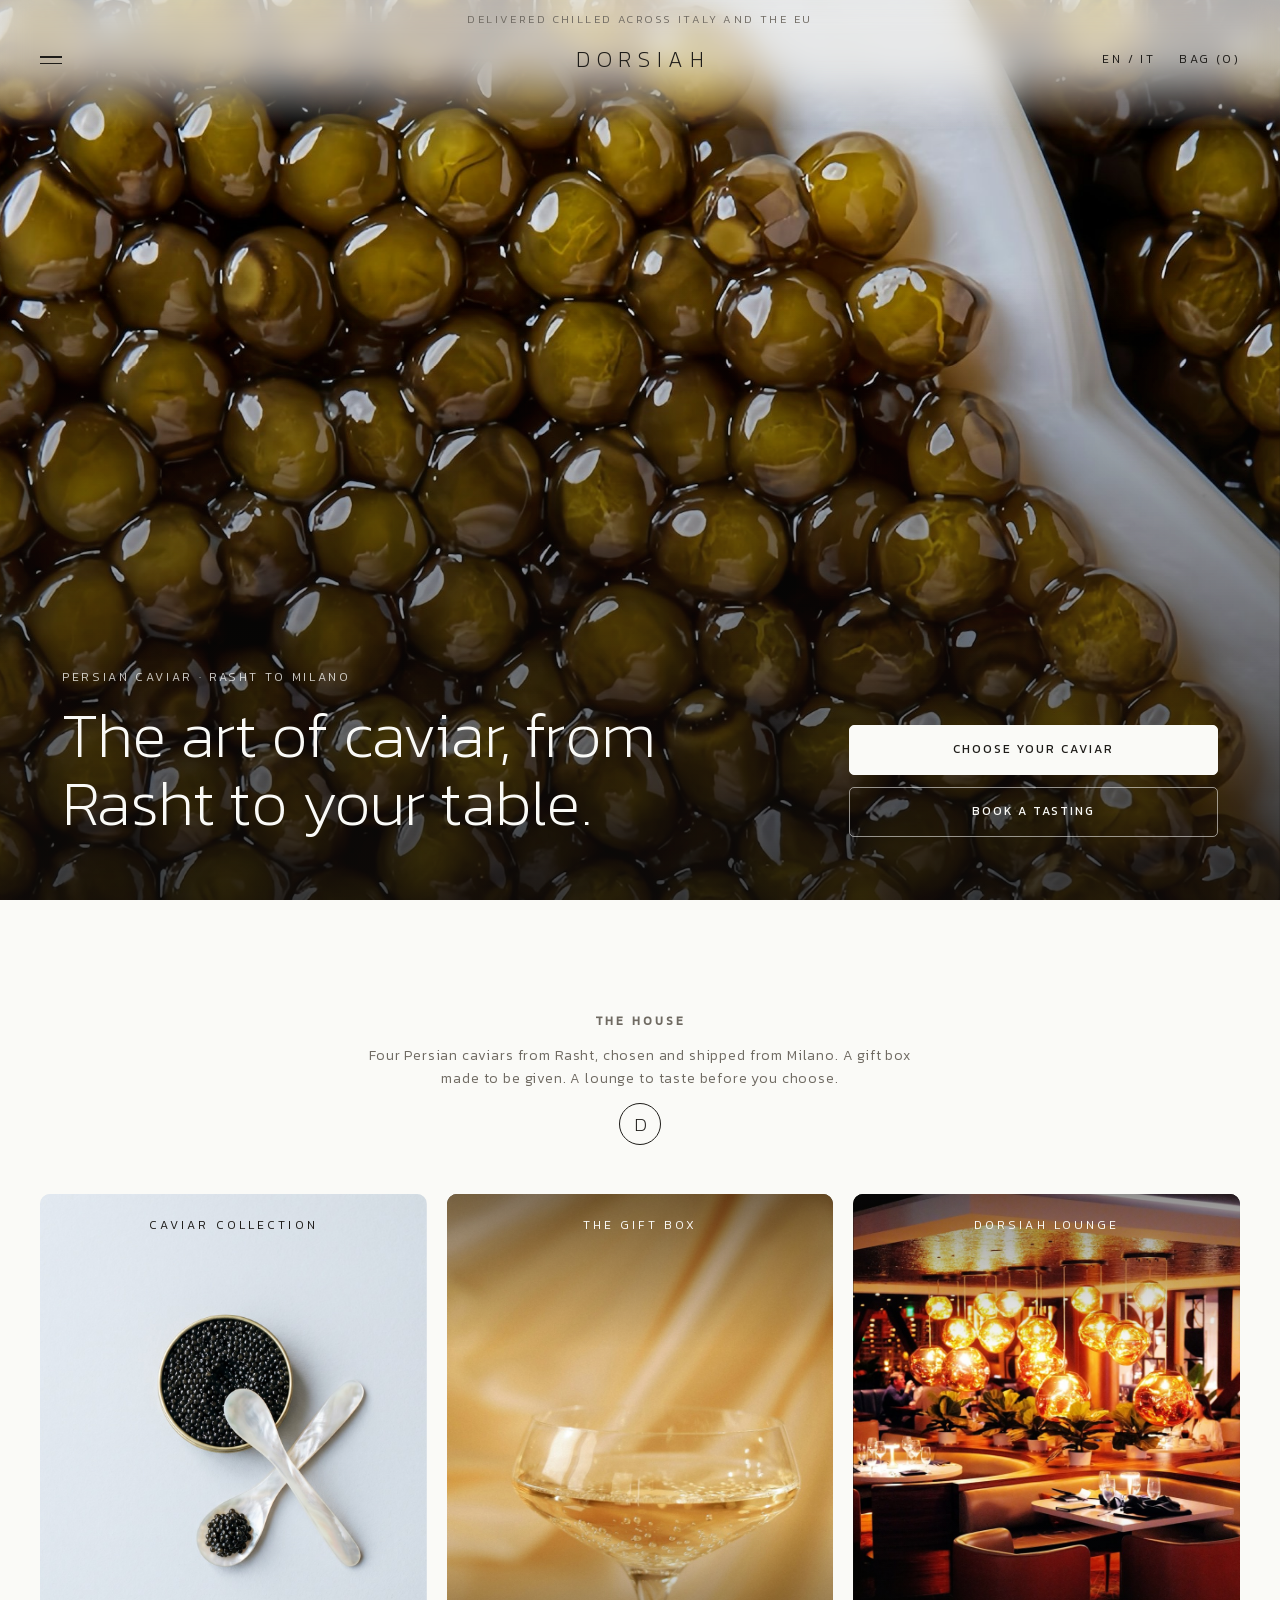
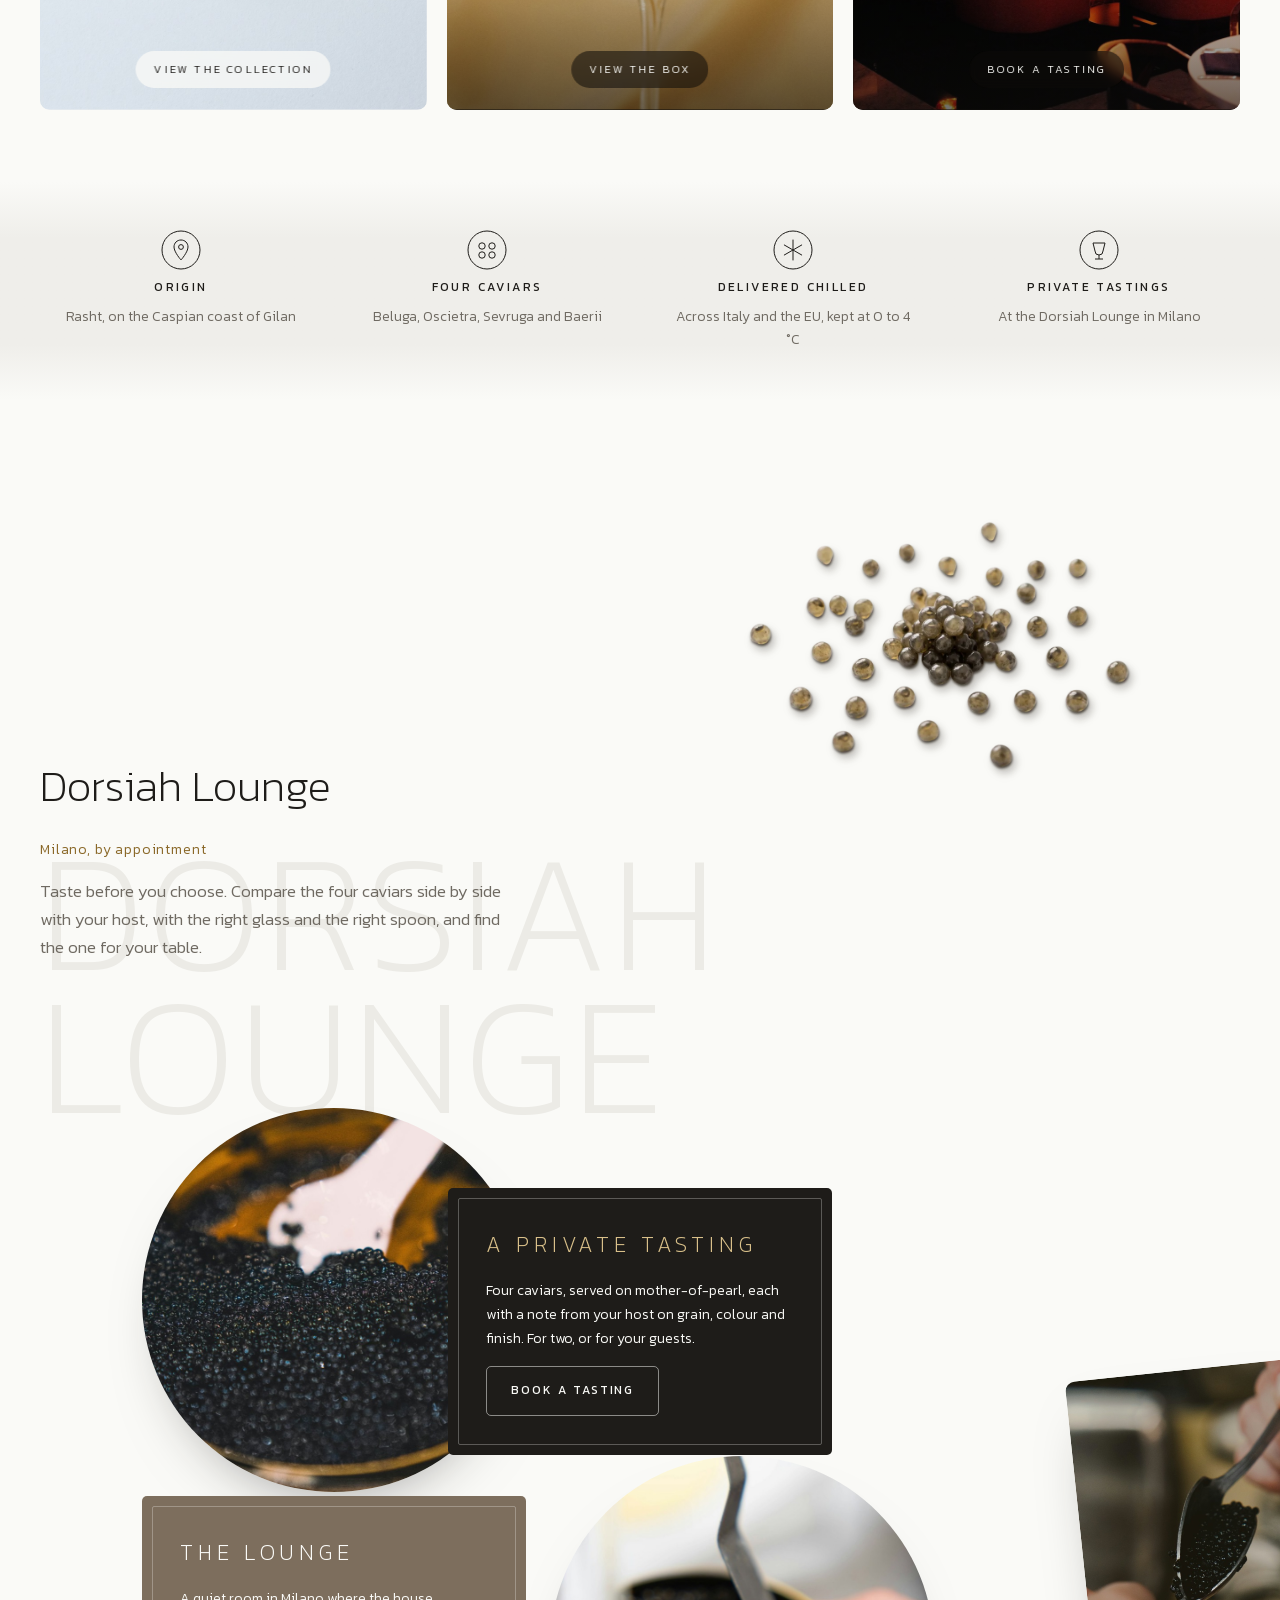
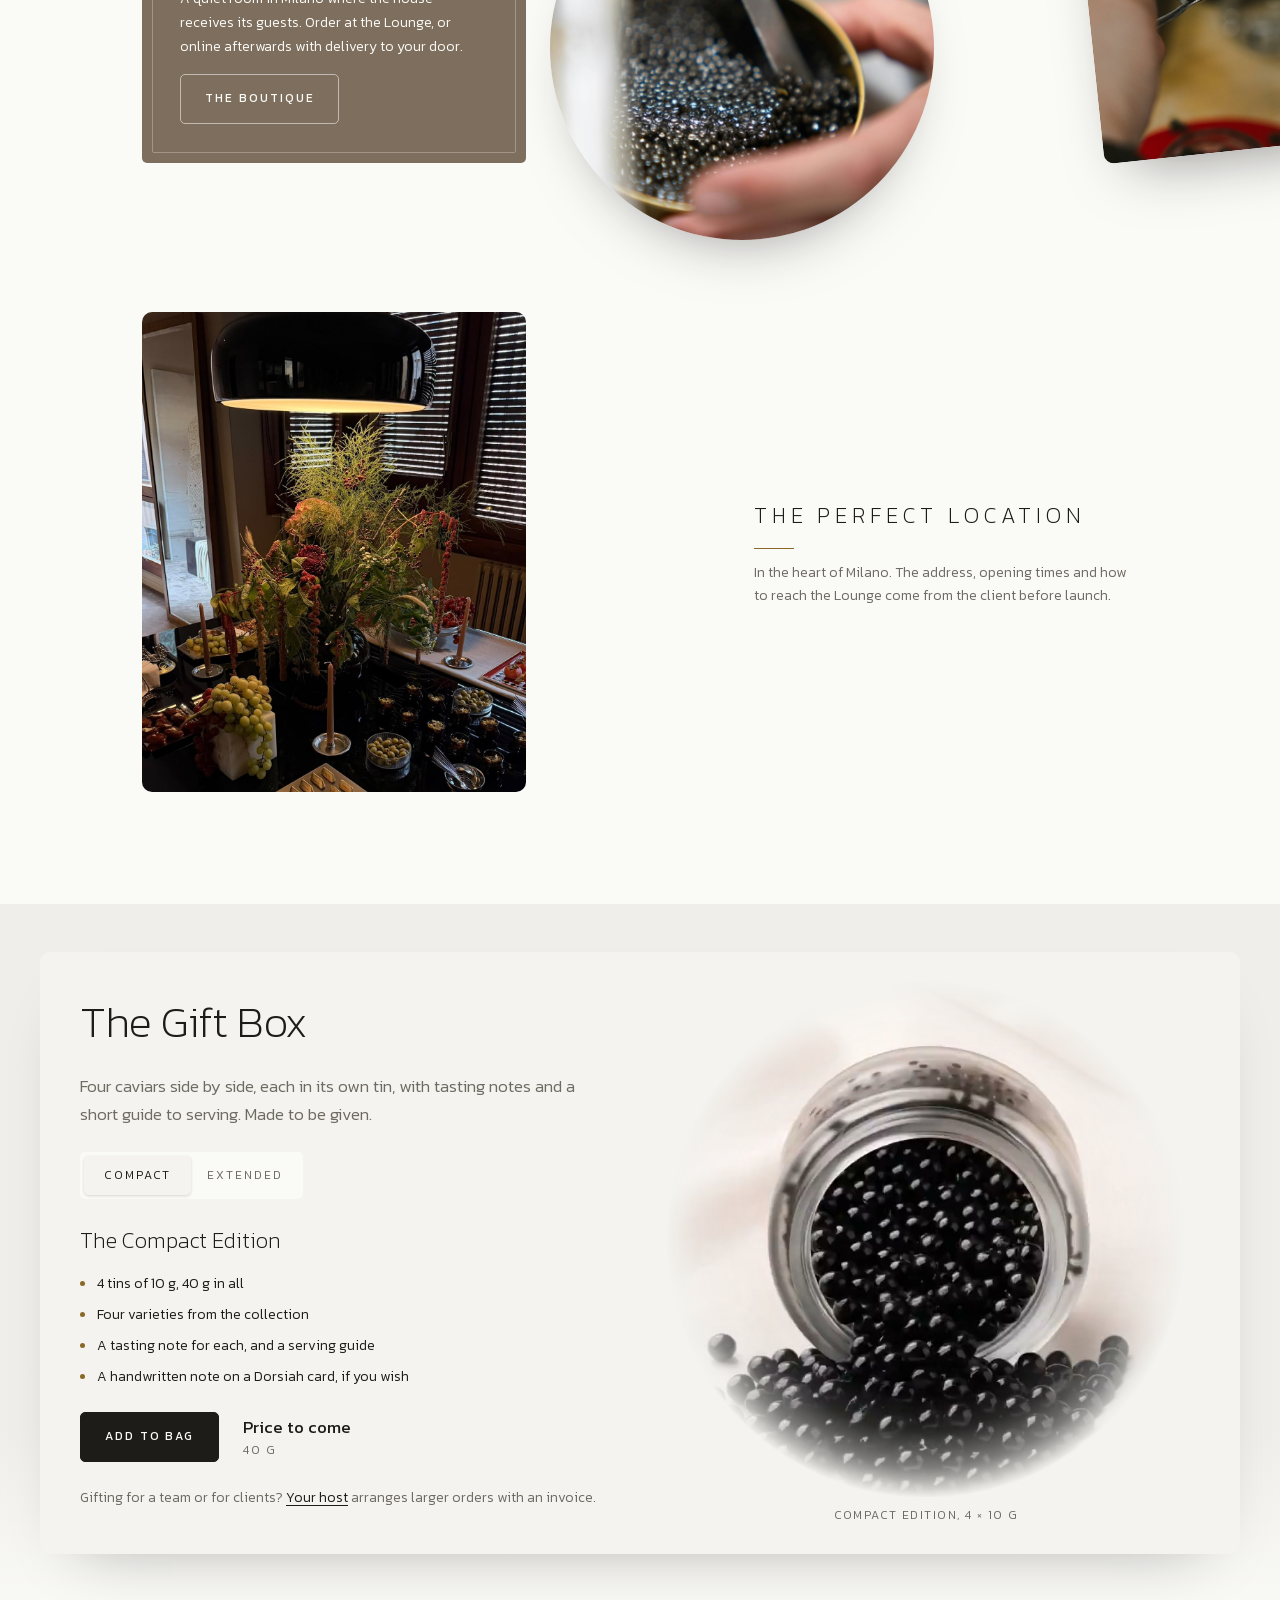
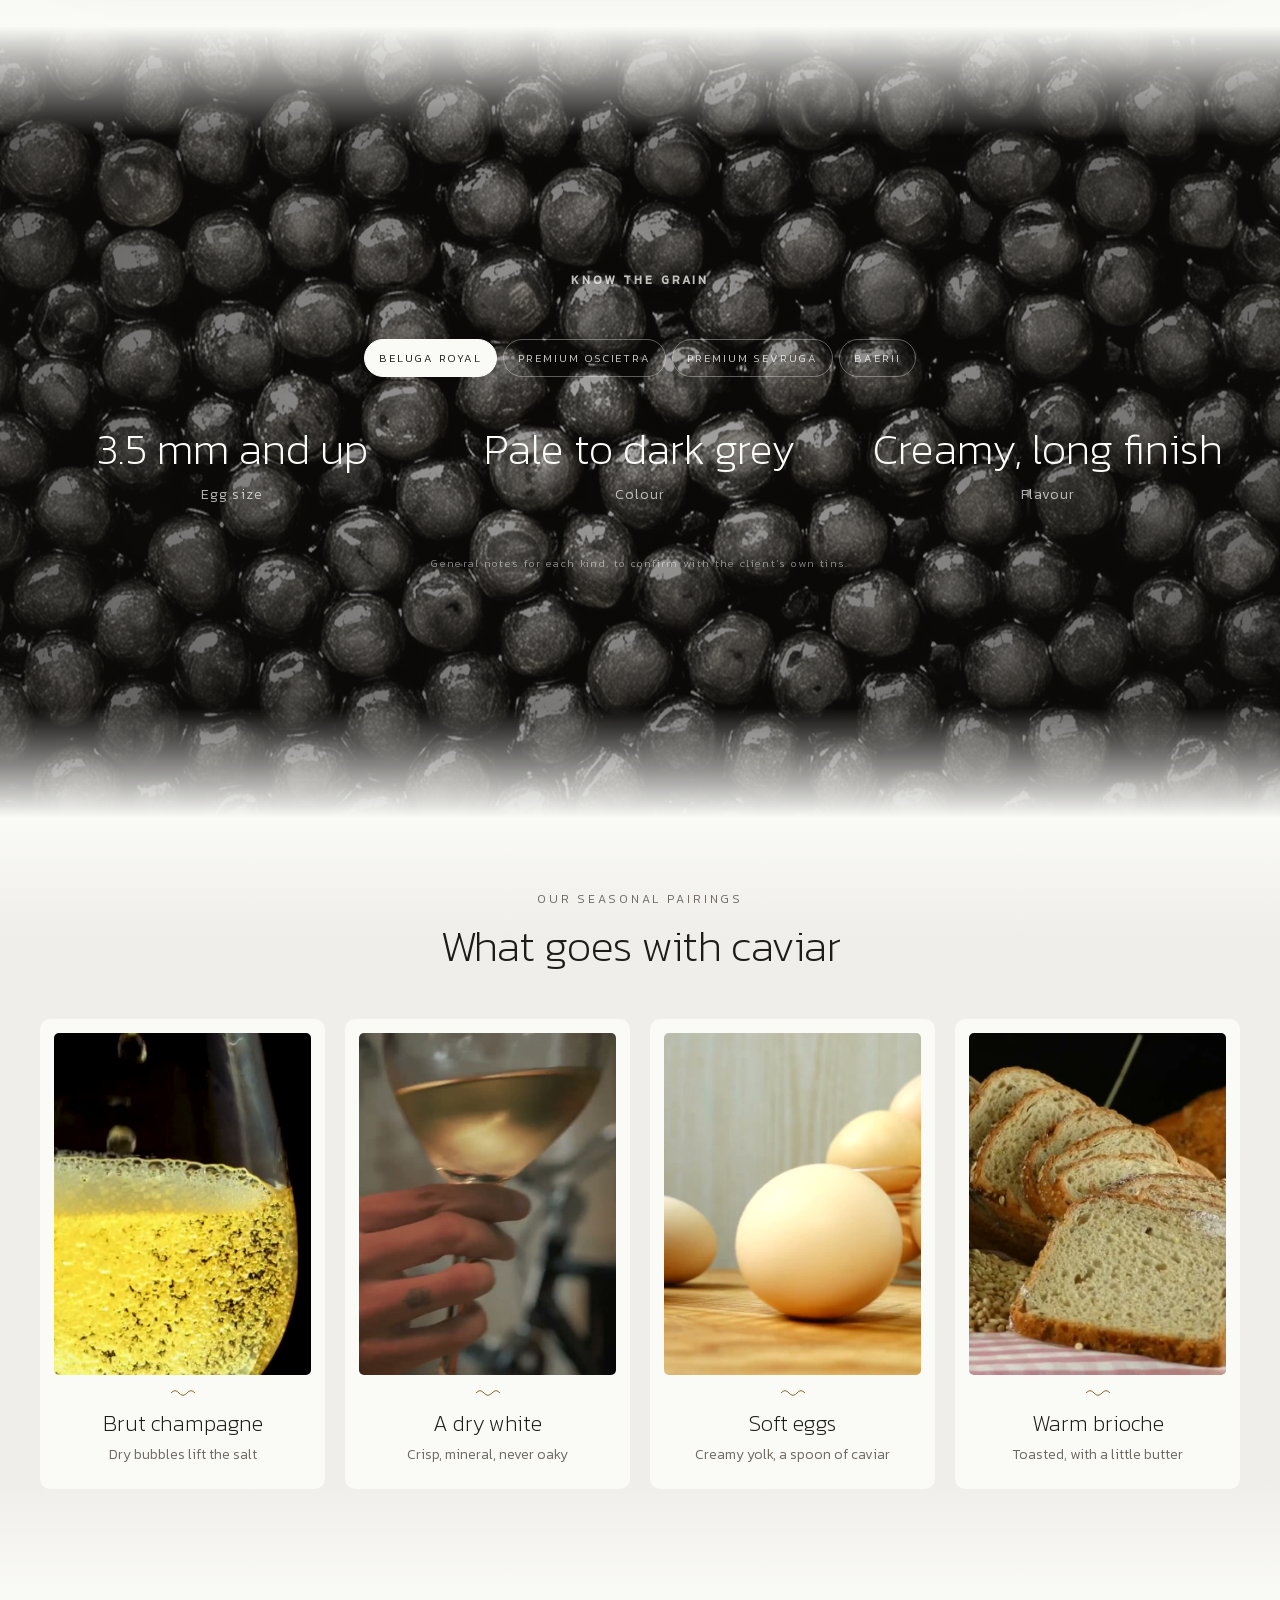
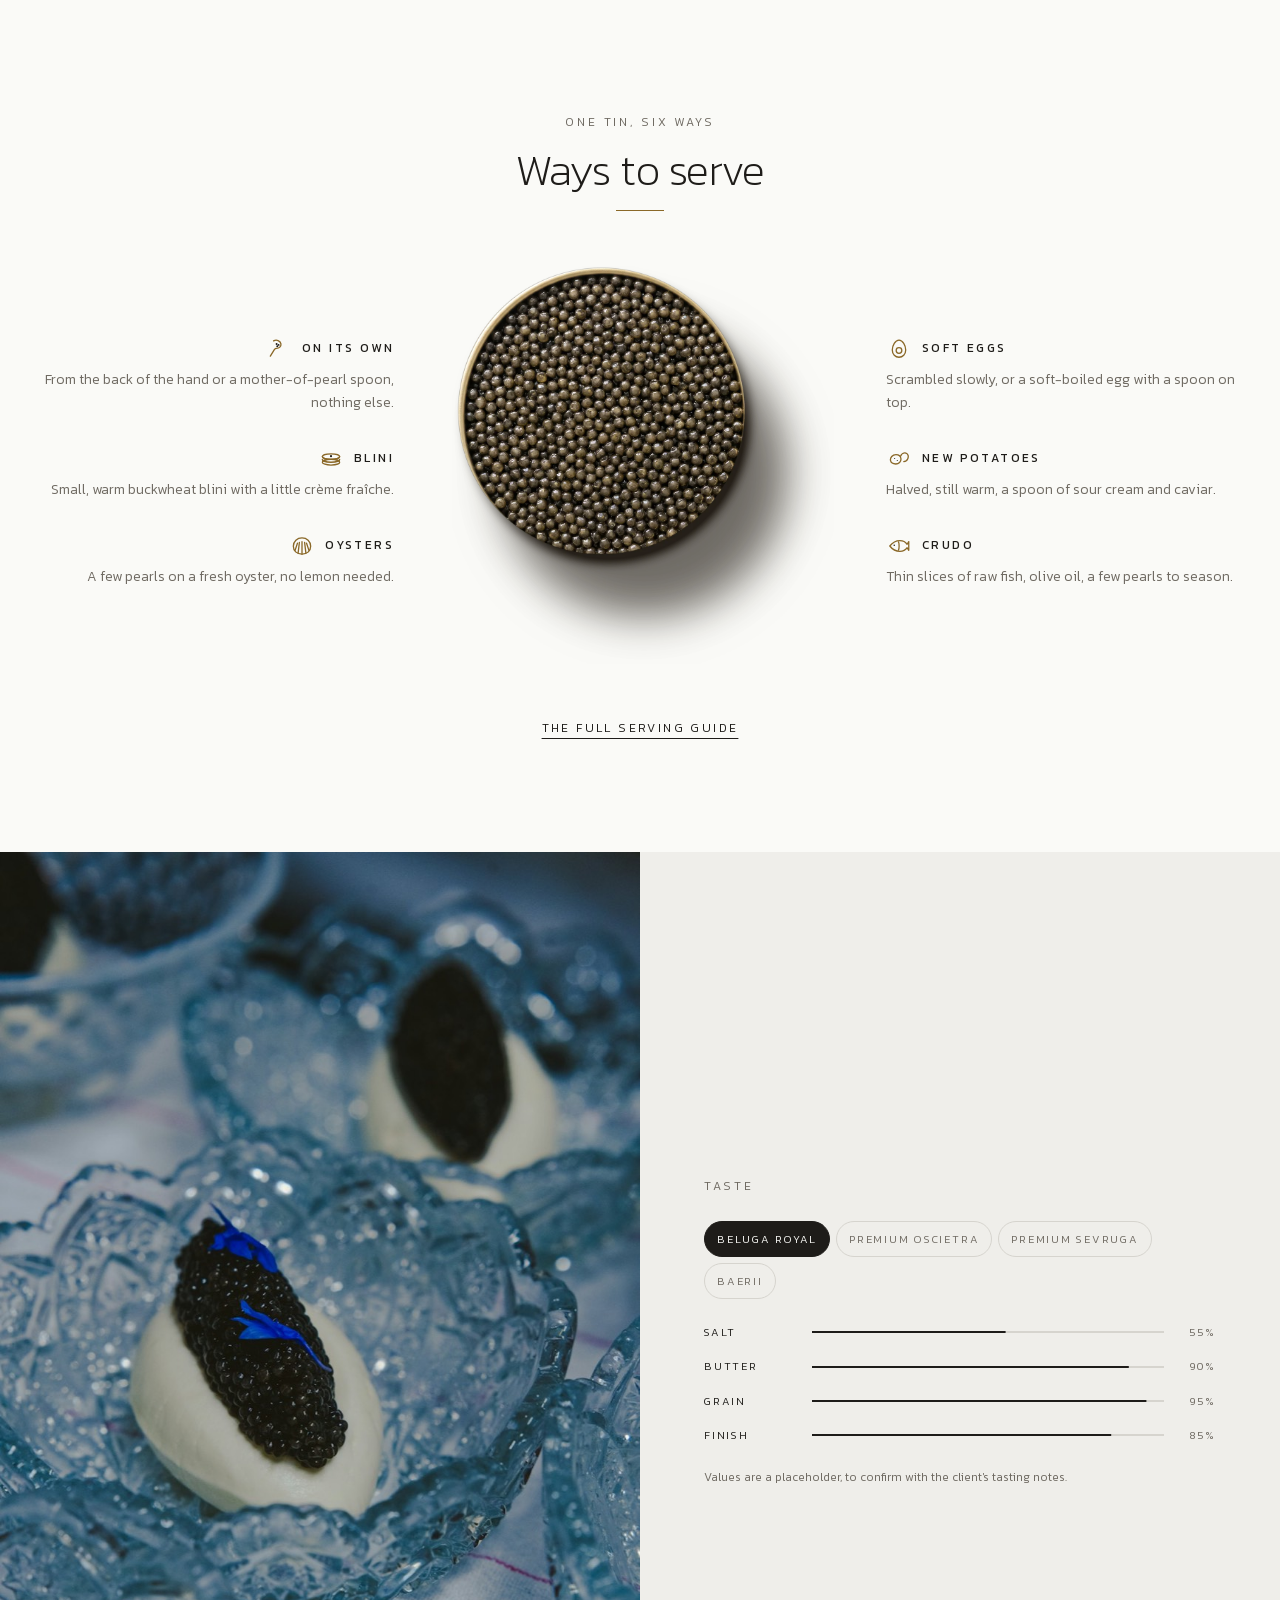
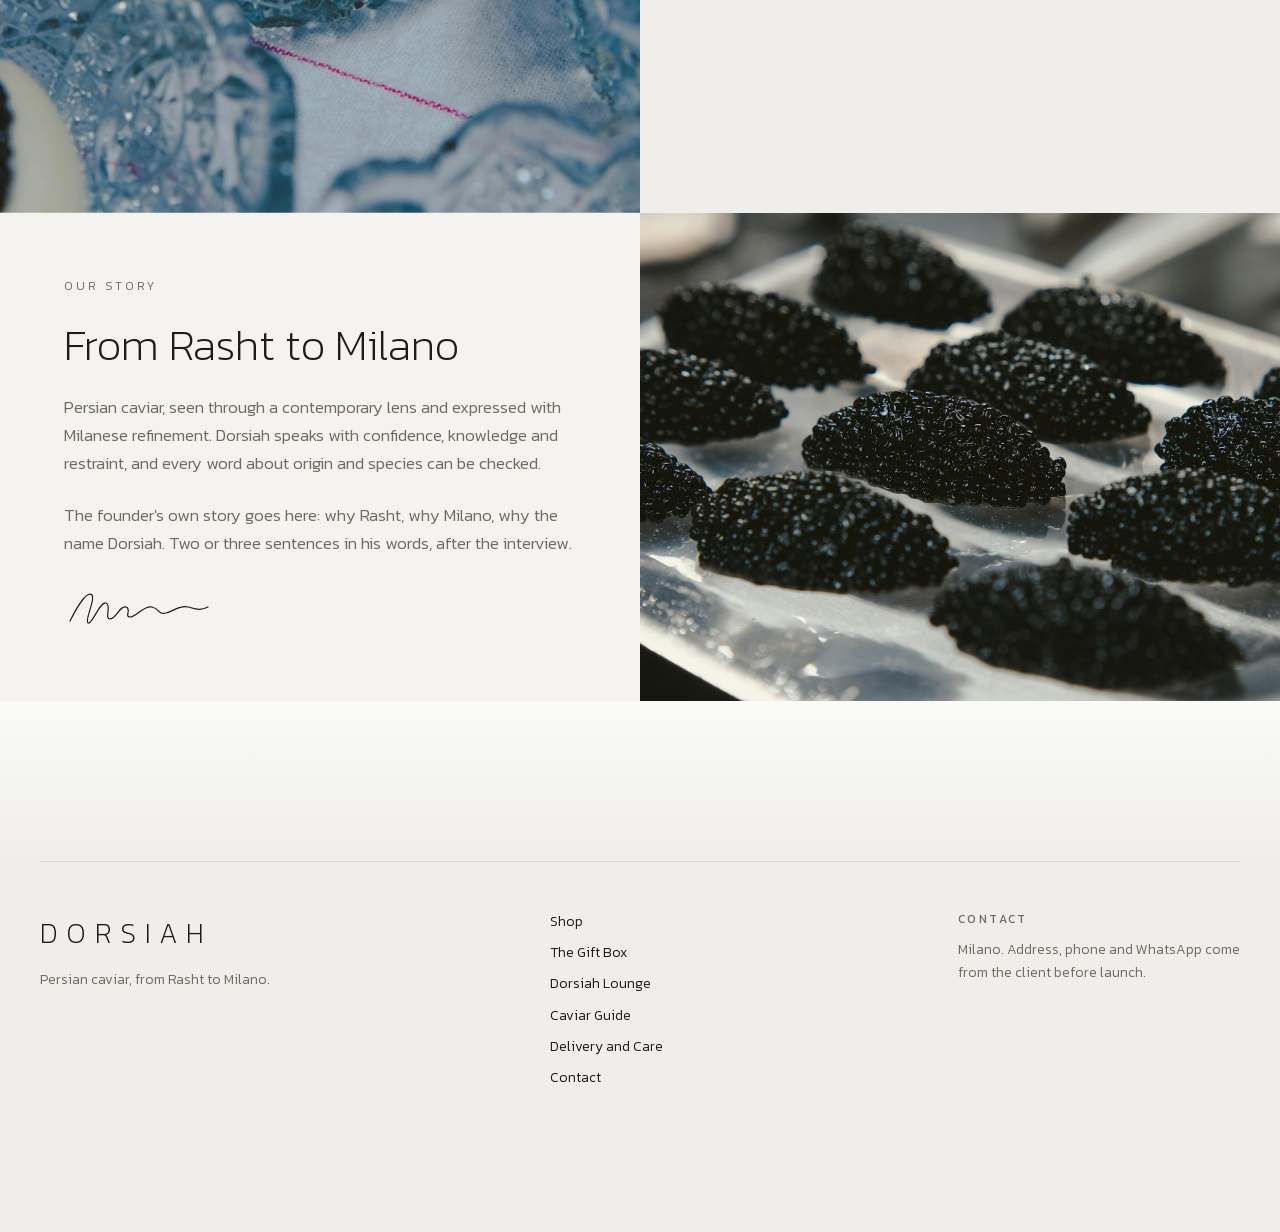
<file: index.html>
<!doctype html><html lang="en"><head><meta charset="utf-8"><meta name="viewport" content="width=device-width,initial-scale=1,viewport-fit=cover"><meta name="robots" content="noindex,nofollow"><style>:root{color-scheme:light;box-sizing:border-box;padding-top:env(safe-area-inset-top,0px);padding-bottom:env(safe-area-inset-bottom,0px)}html{scroll-padding-top:env(safe-area-inset-top,0px)}body{margin:0;padding:0;font:14px -apple-system,BlinkMacSystemFont,sans-serif;background:#fff;color:#000}img{max-width:100%}[hidden]:not([hidden=until-found i]){display:none!important}</style></head><body>
<title>Dorsiah Home</title>
<meta name="claude:viewport-fit-sides" content="cover">
<link rel="stylesheet" href="tokens.css">
<link rel="stylesheet" href="bag.css">
<style>
/* Layout: the Dorsiah home page, round 15 (23 Oct 2026): rebuilt to Drew's "Frame 2" (SPEC-round15.md).
   Order: hero photo, 3 collections, details, Dorsiah Lounge collage, Gift Box, pairings videos, ways to serve, story. Palette A Gallery white, Kanit. */
.nav{display:grid;grid-template-columns:1fr auto 1fr;align-items:center;gap:24px;padding-block:24px}
.nav ul{list-style:none;margin:0;padding:0;display:flex;gap:24px;font-size:var(--t-label);letter-spacing:.2em;text-transform:uppercase}
.nav ul.r{justify-content:flex-end}
.nav a{color:inherit;text-decoration:none}
.nav .mark{font-family:var(--display);font-weight:var(--w-display);font-size:var(--t-card);letter-spacing:.3em;padding-left:.3em;justify-self:center}
@media (max-width:900px){.nav ul.r li.lang{display:none}}
/* Site bar: off-white, fixed over the page, fades out at the bottom instead of a hard edge (Drew 19 Oct) */
.sitebar{position:fixed;left:0;right:0;top:0;z-index:50;padding-top:env(safe-area-inset-top,0px);color:var(--brown)}
.sitebar-in{max-width:var(--max);margin:0 auto;padding-bottom:28px}
main section[id]{scroll-margin-top:48px}
@media (prefers-reduced-transparency:reduce){.sitebar::before{display:none!important}}
@supports ((backdrop-filter:blur(1px)) or (-webkit-backdrop-filter:blur(1px))){
  .sitebar::before{content:"";position:absolute;inset:0;z-index:-1;backdrop-filter:blur(14px) saturate(1.1);-webkit-backdrop-filter:blur(14px) saturate(1.1);
    -webkit-mask-image:linear-gradient(to bottom,#000 0%,#000 45%,rgba(0,0,0,.84) 56%,rgba(0,0,0,.64) 66%,rgba(0,0,0,.43) 76%,rgba(0,0,0,.23) 86%,rgba(0,0,0,.08) 94%,transparent 100%);mask-image:linear-gradient(to bottom,#000 0%,#000 45%,rgba(0,0,0,.84) 56%,rgba(0,0,0,.64) 66%,rgba(0,0,0,.43) 76%,rgba(0,0,0,.23) 86%,rgba(0,0,0,.08) 94%,transparent 100%)}
}
.wrapx{max-width:var(--max);margin:0 auto}
.kicker{font-size:var(--t-label);letter-spacing:.24em;text-transform:uppercase;color:var(--muted);margin:0}
.h2{font-family:var(--display);font-weight:var(--w-display);font-size:var(--t-section);line-height:1.12;letter-spacing:-.01em;margin:0;text-wrap:balance}
.lede{margin:0;color:var(--muted);max-width:52ch}

/* ---- 1 Hero: full-screen caviar photo (Frame 2). Slow zoom-out on arrival; the jar film is retired until Drew's animated image ---- */
.hero{position:relative;height:100vh;height:100svh;min-height:560px;overflow:hidden;background:#14120f;color:#FAFAF7;display:flex;align-items:flex-end}
.hero picture,.hero img{position:absolute;inset:0;width:100%;height:100%;object-fit:cover;display:block}
.hero img{transform-origin:60% 40%;animation:hero-in 2.8s cubic-bezier(.2,.7,.2,1) both}
@keyframes hero-in{from{transform:scale(1.09);filter:brightness(.7)}}
.hero::after{content:"";position:absolute;inset:0;background:linear-gradient(to top,rgba(14,12,10,.78) 0,rgba(14,12,10,.25) 46%,rgba(14,12,10,0) 70%)}
.hero .hin{position:relative;z-index:1;width:100%;max-width:var(--max);margin:0 auto;padding:0 max(22px,env(safe-area-inset-left,0px)) clamp(36px,7vh,72px);
  display:grid;grid-template-columns:repeat(12,minmax(0,1fr));gap:24px;align-items:end}
.hero .copy{grid-column:1 / span 8;display:flex;flex-direction:column;gap:14px}
.hero h1{font-family:var(--display);font-weight:var(--w-display);font-size:var(--t-page);line-height:1.06;letter-spacing:-.01em;margin:0;max-width:15ch;text-wrap:balance}
.hero .byline{margin:0;font-size:var(--t-label);letter-spacing:.22em;text-transform:uppercase;color:rgba(250,250,247,.78)}
.hero .ctas{grid-column:9 / span 4;display:flex;flex-direction:column;gap:12px;align-items:stretch}
.hero .btn{min-width:0}
.hero .btn.primary{background:#FAFAF7;color:var(--brown);border-color:#FAFAF7}
.hero .btn.primary:hover{background:#fff;border-color:#fff}
.hero .btn.secondary{background:transparent;color:#FAFAF7;border-color:rgba(250,250,247,.55)}
.hero .btn.secondary:hover{border-color:#FAFAF7}
@media (max-width:900px){.hero .copy,.hero .ctas{grid-column:1 / -1}.hero h1{font-size:clamp(32px,9vw,44px)}}

/* ---- 2 Collections: a centred intro and three tall photo cards, label on top, pill at the bottom ---- */
.collections{padding-block:var(--s9) var(--s8);background:var(--ivory)}
.collections .intro{display:flex;flex-direction:column;align-items:center;gap:var(--s3);text-align:center;margin-bottom:var(--s7)}
.collections .intro p{margin:0;max-width:56ch;font-size:var(--t-small);letter-spacing:.06em;color:var(--muted)}
.seal{width:44px;height:44px;color:var(--brown)}
.ccards{display:grid;grid-template-columns:repeat(3,minmax(0,1fr));gap:20px}
.ccard{position:relative;display:block;aspect-ratio:3 / 4;border-radius:var(--r-shell);overflow:hidden;color:#FAFAF7;text-decoration:none;background:#14120f}
.ccard img{width:100%;height:100%;object-fit:cover;display:block;transition:transform 1.2s cubic-bezier(.2,.7,.2,1)}
.ccard::after{content:"";position:absolute;inset:0;background:linear-gradient(to bottom,rgba(14,12,10,.45) 0,rgba(14,12,10,0) 30%,rgba(14,12,10,0) 62%,rgba(14,12,10,.6) 100%)}
.ccard .lab{position:absolute;z-index:1;top:22px;left:0;right:0;text-align:center;font-size:var(--t-label);letter-spacing:.26em;text-transform:uppercase}
.ccard .pill{position:absolute;z-index:1;bottom:22px;left:50%;transform:translateX(-50%);padding:9px 18px;border-radius:999px;background:rgba(14,12,10,.55);
  -webkit-backdrop-filter:blur(6px);backdrop-filter:blur(6px);font-size:11px;letter-spacing:.2em;text-transform:uppercase;white-space:nowrap;transition:background .3s}
@media (hover:hover){.ccard:hover img{transform:scale(1.06)}.ccard:hover .pill{background:#FAFAF7;color:var(--brown)}}
/* the Caviar collection card is a light picture (our generated spoon and tin): dark label, no dark wash */
.ccard.light{background:#EEF0F1;color:var(--brown)}
.ccard.light::after{background:none}
.ccard.light img{object-position:50% 34%}
@media (max-width:900px){.ccard.light img{object-position:50% 20%;transform:scale(1.12)}}
.ccard.light .pill{background:rgba(250,250,247,.75);color:var(--brown)}
@media (hover:hover){.ccard.light:hover .pill{background:var(--brown);color:#FAFAF7}}
.ccard:focus-visible{outline:2px solid var(--gold);outline-offset:3px}
@media (max-width:900px){.ccards{grid-template-columns:1fr;gap:14px}.ccard{aspect-ratio:4 / 3}}

/* ---- 3 Details: one quiet row of four, small round icons ---- */
.details{background:linear-gradient(in oklab to bottom,var(--ivory) 0,var(--sand) 56px,var(--sand) calc(100% - 56px),var(--ivory) 100%);padding-block:var(--s7)}
.details ul{list-style:none;margin:0 auto;padding:0;max-width:var(--max);display:grid;grid-template-columns:repeat(4,minmax(0,1fr));gap:24px;text-align:center}
.details li{display:flex;flex-direction:column;align-items:center;gap:8px}
.details svg{width:40px;height:40px;color:var(--brown)}
.details b{font-weight:400;font-size:var(--t-label);letter-spacing:.2em;text-transform:uppercase}
.details span{font-size:var(--t-small);color:var(--muted);max-width:24ch}
@media (max-width:900px){.details ul{grid-template-columns:repeat(2,minmax(0,1fr));gap:var(--s5) 16px}}

/* ---- 4 Dorsiah Lounge: an editorial collage. The giant pale title drifts slower than the page; cards slide in from opposite sides ---- */
.lounge{position:relative;overflow:hidden;overflow:clip;background:var(--ivory);padding-block:var(--s8) var(--s9)}
.lounge .giant{position:absolute;left:0;right:0;top:40px;margin:0;font-family:var(--display);font-weight:200;font-size:clamp(64px,13vw,210px);line-height:.86;letter-spacing:.02em;
  color:#ECEBE6;text-transform:uppercase;padding-left:max(22px,calc((100% - var(--max)) / 2));pointer-events:none;will-change:transform;white-space:nowrap}
.lounge .top{position:relative;display:grid;grid-template-columns:repeat(12,minmax(0,1fr));gap:24px;align-items:center;min-height:clamp(380px,46vw,620px)}
.lounge .top .txt{grid-column:1 / span 5;display:flex;flex-direction:column;gap:var(--s4);padding-top:clamp(120px,14vw,220px)}
.lounge .top .txt h2{font-family:var(--display);font-weight:var(--w-display);font-size:var(--t-section);margin:0}
.lounge .by{font-style:normal;font-size:var(--t-small);color:var(--gold);letter-spacing:.06em}
.lounge .oyster{grid-column:7 / -1;margin:0;align-self:start}
/* generated scattered pearls, background cut out (Drew 24 Oct): they sit straight on the page like the cut-out in his frame */
.lounge .oyster img{width:100%;height:auto;display:block}
.collage{position:relative;display:grid;grid-template-columns:repeat(12,minmax(0,1fr));gap:24px;margin-top:var(--s7);align-items:start}
.collage .plate{margin:0;border-radius:50%;overflow:hidden;aspect-ratio:1;box-shadow:0 30px 60px -36px rgba(30,28,25,.5)}
.collage .plate img{width:100%;height:100%;object-fit:cover;display:block}
.collage .p1{grid-column:2 / span 4;grid-row:1}
.collage .p2{grid-column:6 / span 4;grid-row:2;margin-top:-60px}
.lcard{position:relative;z-index:1;padding:clamp(24px,3vw,40px);border-radius:var(--r-inner);display:flex;flex-direction:column;gap:var(--s4)}
.lcard::before{content:"";position:absolute;inset:10px;border:1px solid currentColor;opacity:.28;border-radius:2px;pointer-events:none}
.lcard h3{font-family:var(--display);font-weight:var(--w-display);font-size:var(--t-card);letter-spacing:.22em;text-transform:uppercase;margin:0}
.lcard p{margin:0;font-size:var(--t-small);line-height:1.7}
.lcard .btn{align-self:flex-start;position:relative;z-index:1}
.lcard.dark{grid-column:5 / span 4;grid-row:1;margin-top:80px;background:var(--brown);color:#FAFAF7}
.lcard.dark h3{color:#D9C08A}
.lcard.dark .btn{background:transparent;color:#FAFAF7;border-color:rgba(250,250,247,.5)}
.lcard.dark .btn:hover{border-color:#FAFAF7}
.lcard.tan{grid-column:2 / span 4;grid-row:2;margin-top:-20px;background:#7D6E5D;color:#FAFAF7}   /* 24 Oct: darker tan so the white text reads (contrast 4.71, was 2.82) */
.lcard.tan .btn{background:transparent;color:#FAFAF7;border-color:rgba(250,250,247,.55)}
.lounge .table{position:absolute;right:-60px;top:46%;width:clamp(160px,20vw,300px);margin:0;transform:rotate(-6deg)}
.lounge .table img{width:100%;aspect-ratio:2 / 3;object-fit:cover;display:block;border-radius:var(--r-shell);box-shadow:0 30px 60px -30px rgba(30,28,25,.5)}
.place{display:grid;grid-template-columns:repeat(12,minmax(0,1fr));gap:24px;align-items:center;margin-top:var(--s8)}
.place figure{grid-column:2 / span 4;margin:0}
/* Drew 24 Oct: the studio photo from the Dorsiah evening, tall so more of the room shows */
.place figure img{width:100%;height:auto;aspect-ratio:4 / 5;object-fit:cover;object-position:50% 0%;display:block;border-radius:var(--r-shell)}
.place .txt{grid-column:8 / span 4;display:flex;flex-direction:column;gap:var(--s3)}
.place h3{font-family:var(--display);font-weight:var(--w-display);font-size:var(--t-card);letter-spacing:.22em;text-transform:uppercase;margin:0}
.place h3::after{content:"";display:block;width:40px;height:1px;background:var(--gold);margin-top:14px}
.place p{margin:0;color:var(--muted);font-size:var(--t-small)}
html.mo [data-slide]{opacity:0;transition:opacity 1s cubic-bezier(.2,.7,.2,1),transform 1.2s cubic-bezier(.2,.7,.2,1)}
html.mo [data-slide="l"]{transform:translateX(-60px)}
html.mo [data-slide="r"]{transform:translateX(60px)}
html.mo [data-slide].in{opacity:1;transform:none}
html.mo .lounge .table[data-slide].in{transform:rotate(-6deg)}
@media (max-width:900px){
  .lounge .top,.collage,.place{grid-template-columns:repeat(6,minmax(0,1fr));gap:16px}
  .lounge .top .txt{grid-column:1 / -1;padding-top:0}
  .lounge .oyster{grid-column:1 / -1;grid-row:1;margin-inline:-8px}   /* Drew 24 Oct: the pearls were too small on phones */
  .collage .p1{grid-column:1 / span 4;grid-row:1}
  .lcard.dark{grid-column:2 / -1;grid-row:2;margin-top:-70px}
  .collage .p2{grid-column:3 / span 4;grid-row:3;margin-top:0}
  .lcard.tan{grid-column:1 / span 5;grid-row:4;margin-top:-60px}
  .lounge .table{display:none}
  .place figure,.place .txt{grid-column:1 / -1}
}

/* ---- 5 Gift Box: unchanged block below (round 12 pour film) ---- */
/* ---- 6 Gift Collection: The Gift Box ---- */
/* Round 12 (Drew 21 Oct): a white card resting on the Lounge sand. On desktop the section pins while the pour plays,
   the text holds still beside it, and the page moves on once the caviar has fallen. Phones scroll through normally. */
.gifts{background:linear-gradient(in oklab to bottom,var(--sand) calc(100% - 200px),var(--ivory) 100%);padding-block:var(--s7) var(--s8)}
.gifts-stage{display:flex;align-items:center}
.gifts .wrap{max-width:var(--max);width:100%;margin:0 auto;display:grid;grid-template-columns:repeat(12,minmax(0,1fr));gap:24px;align-items:center;
  background:var(--white);border-radius:var(--r-shell);padding:clamp(24px,4vw,56px);box-shadow:0 30px 60px -40px rgba(30,28,25,.35)}
/* Pins only where the card fits under the bar (same query as hero-film.js PIN). Shorter screens scroll through and the pour still plays. */
@media (min-width:901px) and (min-height:760px){
  html.box-on .gifts{height:240vh;padding-block:0}
  html.box-on .gifts-stage{position:sticky;top:0;height:100vh;padding-block:124px 16px}
}
/* laptop heights: a tighter card so the whole thing sits between the bar and the bottom edge */
@media (min-width:901px) and (max-height:900px){
  .gifts .wrap{padding:28px 40px}
  .gifts .text{gap:var(--s4)}
  .boxart{max-width:min(520px,calc(100vh - 330px))}
}
.gifts .text{grid-column:1 / span 6;display:flex;flex-direction:column;gap:var(--s5);min-width:0}
.gifts h2{font-family:var(--display);font-weight:var(--w-display);font-size:var(--t-section);line-height:1.15;margin:0;letter-spacing:-.01em;text-wrap:balance}
.gifts .intro{margin:0;color:var(--muted);max-width:46ch}
.editions{display:inline-grid;grid-template-columns:1fr 1fr;padding:4px;background:var(--ivory);border-radius:var(--r-inner);width:max-content;max-width:100%}
.editions button{font:inherit;font-size:var(--t-label);letter-spacing:.16em;text-transform:uppercase;padding:10px 16px;border:0;border-radius:var(--r-inner);background:transparent;color:var(--muted);cursor:pointer;transition:background .3s cubic-bezier(.2,.7,.2,1),color .3s}
.editions button[aria-pressed="true"]{background:var(--white);color:var(--brown);box-shadow:0 1px 3px rgba(30,28,25,.16)}
.ed-name{font-family:var(--display);font-weight:var(--w-display);font-size:var(--t-card);margin:0}
.ed-specs{list-style:none;margin:0;padding:0;display:flex;flex-direction:column;gap:var(--s2);font-size:var(--t-small)}
.ed-specs li{display:flex;gap:var(--s3);align-items:baseline}
.ed-specs li::before{content:"";width:5px;height:5px;border-radius:50%;background:var(--gold);flex:none;transform:translateY(-2px)}
.gifts .buy{display:flex;flex-wrap:wrap;align-items:center;justify-content:flex-start;gap:var(--s5);padding-top:0}
.gifts .price{font-size:var(--t-body);font-weight:400;font-variant-numeric:tabular-nums}
.gifts .price small{display:block;font-size:var(--t-label);font-weight:300;letter-spacing:.12em;text-transform:uppercase;color:var(--muted)}
.gifts .corp{margin:0;font-size:var(--t-small);color:var(--muted)}
.gifts .corp a{color:var(--brown);text-underline-offset:3px}
/* the pour (hero-film.js): jar centred in the frame, the satin dissolving softly into the white card */
.boxart{grid-column:7 / span 6;margin:0;min-width:0;width:100%;max-width:520px;justify-self:center;display:flex;flex-direction:column;gap:var(--s2)}
.box-film{position:relative;aspect-ratio:808 / 804;background:var(--white);
  -webkit-mask-image:radial-gradient(closest-side,#000 60%,rgba(0,0,0,.86) 74%,rgba(0,0,0,.5) 88%,transparent 100%);
  mask-image:radial-gradient(closest-side,#000 60%,rgba(0,0,0,.86) 74%,rgba(0,0,0,.5) 88%,transparent 100%)}
.box-film video{width:100%;height:100%;object-fit:cover;display:block}
.boxart figcaption{font-size:var(--t-label);letter-spacing:.12em;text-transform:uppercase;color:var(--muted);text-align:center}
@media (max-width:900px){
  .boxart{max-width:380px}
  .gifts .text,.boxart{grid-column:1 / -1}
  .boxart{order:-1}
}



/* ---- 5b Grain: full-screen caviar texture (our generated tin, cropped) with three facts that change per caviar. Drew's 4th reference, our own take ---- */
.grain{position:relative;min-height:88vh;min-height:88svh;display:flex;flex-direction:column;justify-content:center;align-items:center;gap:var(--s7);color:#FAFAF7;overflow:hidden;background:#15130f;padding-block:var(--s8);
  -webkit-mask-image:linear-gradient(to bottom,transparent,#000 110px,#000 calc(100% - 110px),transparent);mask-image:linear-gradient(to bottom,transparent,#000 110px,#000 calc(100% - 110px),transparent)}   /* the dark band fades in and out, no straight line (Drew rule) */
.grain .bg{position:absolute;inset:-12% 0;background:url(img/r15/gen-texture.jpg) center / cover;will-change:transform;filter:var(--gf,none);transition:filter 1.1s cubic-bezier(.2,.7,.2,1)}
/* Drew 24 Oct: the pearls take each caviar's colour when it is picked (data.js tone) */
.grain::after{content:"";position:absolute;inset:0;background:radial-gradient(ellipse at center,rgba(14,12,10,.35),rgba(14,12,10,.72))}
.grain > *:not(.bg){position:relative;z-index:1}
.grain .gtabs{display:flex;flex-wrap:wrap;justify-content:center;gap:6px}
.grain .gtabs button{font:inherit;font-size:11px;letter-spacing:.18em;text-transform:uppercase;padding:9px 14px;border-radius:999px;border:1px solid rgba(250,250,247,.35);background:transparent;color:rgba(250,250,247,.8);cursor:pointer}
.grain .gtabs button[aria-pressed="true"]{background:#FAFAF7;color:var(--brown);border-color:#FAFAF7}
.facts3{display:grid;grid-template-columns:repeat(3,minmax(0,1fr));gap:24px;width:100%;max-width:var(--max);text-align:center;transition:opacity .45s ease}
.facts3.fade{opacity:0}
.facts3 b{display:block;font-family:var(--display);font-weight:var(--w-display);font-size:clamp(26px,3.4vw,46px);line-height:1.1}
.facts3 span{display:block;margin-top:10px;font-size:var(--t-small);letter-spacing:.08em;color:rgba(250,250,247,.7)}
.grain .note{margin:0;font-size:11px;letter-spacing:.12em;color:rgba(250,250,247,.5)}
@media (max-width:900px){.facts3{grid-template-columns:1fr;gap:var(--s5)}}

/* ---- 6 Pairings (C13): four tall video tiles on a pale band. Desktop plays on hover, phones play while the tile is on screen ---- */
.pairings{background:linear-gradient(in oklab to bottom,var(--ivory) 0,var(--sand) 120px,var(--sand) calc(100% - 120px),var(--ivory) 100%);padding-block:var(--s8) var(--s9)}
.pairings .head{display:flex;flex-direction:column;align-items:center;gap:var(--s3);text-align:center;margin-bottom:var(--s7)}
.ptiles{display:grid;grid-template-columns:repeat(4,minmax(0,1fr));gap:20px}
.ptile{margin:0;background:var(--ivory);border-radius:var(--r-shell);padding:14px 14px 22px;display:flex;flex-direction:column;align-items:center;gap:14px;text-align:center;
  transition:transform .6s cubic-bezier(.2,.7,.2,1),box-shadow .6s}
.ptile video{width:100%;aspect-ratio:3 / 4;object-fit:cover;display:block;border-radius:var(--r-inner);background:var(--stone)}
.ptile .mark{width:26px;height:8px;color:var(--gold)}
.ptile b{font-family:var(--display);font-weight:var(--w-display);font-size:var(--t-card);line-height:1.2}
.ptile span{font-size:var(--t-small);color:var(--muted);max-width:24ch}
.ptile.playing{transform:translateY(-6px);box-shadow:0 30px 50px -34px rgba(30,28,25,.45)}
@media (max-width:900px){.ptiles{grid-template-columns:repeat(2,minmax(0,1fr));gap:12px}.ptile{padding:10px 10px 18px}.ptile b{font-size:18px}}

/* ---- 7 Ways to serve: the tin in the middle, three ideas each side ---- */
.serve{background:var(--ivory);padding-block:var(--s9)}
.serve .head{display:flex;flex-direction:column;align-items:center;gap:var(--s3);text-align:center;margin-bottom:var(--s7)}
.serve .head .h2::after{content:"";display:block;width:48px;height:1px;background:var(--gold);margin:16px auto 0}
.serve .grid3{display:grid;grid-template-columns:1fr minmax(0,1.1fr) 1fr;gap:clamp(24px,4vw,64px);align-items:center}
.serve ul{list-style:none;margin:0;padding:0;display:flex;flex-direction:column;gap:var(--s6)}
.serve li b{display:flex;align-items:center;gap:10px;font-weight:400;font-size:var(--t-label);letter-spacing:.2em;text-transform:uppercase;margin-bottom:6px}
/* Drew 24 Oct: a small drawing beside each title, so each idea reads at a glance */
.serve .ico{width:26px;height:26px;flex:none;fill:none;stroke:var(--gold);stroke-width:1.2;stroke-linecap:round;stroke-linejoin:round}
.serve ul.left li b{justify-content:flex-end}
.serve li p{margin:0;font-size:var(--t-small);color:var(--muted)}
.serve ul.right{text-align:left}
.serve ul.left{text-align:right}
.serve figure{margin:0;overflow:hidden}   /* Drew 24 Oct: the tin is cut out, only its shadow stays */
.serve figure img{width:100%;height:auto;display:block}
.serve .more{text-align:center;margin:var(--s7) 0 0}
.serve .more a{font-size:var(--t-label);letter-spacing:.2em;text-transform:uppercase;color:var(--brown);text-underline-offset:6px}
@media (max-width:900px){.serve .grid3{grid-template-columns:1fr 1fr;gap:var(--s5) 16px}.serve figure{grid-column:1 / -1;grid-row:1;max-width:420px;justify-self:center;width:100%}
  .serve ul.left,.serve ul.right{text-align:left;gap:var(--s5)}.serve ul.left li b{justify-content:flex-start}}

/* ---- 8 Story: a 2 x 2 grid, photo, taste bars, the house text, photo ---- */
.story{background:var(--ivory)}
.story .grid{display:grid;grid-template-columns:1fr 1fr;max-width:none}
.story figure{margin:0;min-height:420px;overflow:hidden}
.story figure img{width:100%;height:100%;object-fit:cover;display:block}
.story .cell{padding:clamp(32px,5vw,80px);display:flex;flex-direction:column;justify-content:center;gap:var(--s5)}
.story .taste-cell{background:var(--sand)}
.story .spec{background:var(--white)}
.tabs{display:flex;flex-wrap:wrap;gap:6px}
.tabs button{font:inherit;font-size:11px;letter-spacing:.16em;text-transform:uppercase;padding:8px 12px;border:1px solid var(--stone);border-radius:999px;background:transparent;color:var(--muted);cursor:pointer}
.tabs button[aria-pressed="true"]{background:var(--brown);border-color:var(--brown);color:#FAFAF7}
.bars{list-style:none;margin:0;padding:0;display:flex;flex-direction:column;gap:var(--s4)}
.bars li{display:grid;grid-template-columns:96px minmax(0,1fr) 40px;align-items:center;gap:var(--s3);font-size:11px;letter-spacing:.16em;text-transform:uppercase}
.bars .t{height:2px;background:var(--stone);position:relative;overflow:hidden}
.bars .f{position:absolute;inset:0;background:var(--brown);transform-origin:left;transform:scaleX(0);transition:transform 1.2s cubic-bezier(.2,.7,.2,1)}
.bars .v{text-align:right;color:var(--muted);font-variant-numeric:tabular-nums}
.story .note{margin:0;font-size:var(--t-label);color:var(--muted)}
.story .spec h3{font-family:var(--display);font-weight:var(--w-display);font-size:var(--t-section);margin:0;line-height:1.1}
.story .spec p{margin:0;color:var(--muted);max-width:52ch}
.sign{width:160px;height:56px;color:var(--brown)}
@media (max-width:900px){.story .grid{grid-template-columns:1fr}.story figure{min-height:0;aspect-ratio:4 / 3}.story .s2{order:4}}
@media (prefers-reduced-motion:reduce){.hero img{animation:none}.bars .f{transition:none}}
/* Footer: restored 24 Oct exactly as it was live before round 15 (Drew: the footer is frozen). Only change: the Kanit weight from round 14. */
.foot{padding-block:0 var(--s8);background:var(--sand)}
.foot-in{max-width:var(--max);margin:0 auto;display:grid;grid-template-columns:repeat(12,minmax(0,1fr));gap:var(--s5) 24px;border-top:1px solid var(--stone);padding-top:var(--s7)}
.foot-brand{grid-column:1 / span 4;display:flex;flex-direction:column;gap:var(--s3)}
.foot-mark{font-family:var(--display);font-weight:var(--w-display);font-size:var(--t-lead);letter-spacing:.3em}
.foot-line{margin:0;font-size:var(--t-small);color:var(--muted)}
.foot-links{grid-column:6 / span 3;display:flex;flex-direction:column;gap:var(--s2)}
.foot-links a{color:var(--brown);text-decoration:none;font-size:var(--t-small);width:max-content;background:linear-gradient(currentColor,currentColor) 0 100%/0 1px no-repeat;transition:background-size .35s cubic-bezier(.2,.7,.2,1)}
.foot-links a:hover{background-size:100% 1px}
.foot-legal a,.request a{color:var(--brown);text-underline-offset:3px}
.foot-contact{grid-column:10 / span 3;display:flex;flex-direction:column;gap:var(--s2)}
.foot-contact p,.foot-legal{margin:0;font-size:var(--t-small);color:var(--muted)}
.foot-legal{grid-column:1 / -1;padding-top:var(--s5)}
@media (max-width:900px){.foot-brand,.foot-links,.foot-contact{grid-column:1 / -1}}
html{scroll-behavior:smooth}
@media (prefers-reduced-motion:reduce){html{scroll-behavior:auto}}
</style>

<div class="sitebar gutter">
  <p class="strip">Delivered chilled across Italy and the EU</p>
  <div class="sitebar-in"><nav class="nav" aria-label="Main">
      <ul class="l"><li class="menu-li"></li></ul>
      <a class="mark" href="index.html" aria-label="Dorsiah home">DORSIAH</a>
      <ul class="r"><li class="lang"><a href="#" aria-label="Language: English. Italian coming">EN / IT</a></li><li><a href="#" data-bag-open>Bag (<span data-bag-count>0</span>)</a></li></ul>
    </nav></div>
</div>


<header class="hero" id="hero">
  <picture>
    <source media="(max-aspect-ratio: 4/5)" srcset="img/r15/hero-tall.jpg">
    <img src="img/r15/hero-wide.jpg" alt="Golden caviar pearls with a mother-of-pearl spoon resting in them" fetchpriority="high">
  </picture>
  <div class="hin">
    <div class="copy">
      <p class="byline">Persian caviar &middot; Rasht to Milano</p>
      <h1>The art of caviar, from Rasht to your table.</h1>
    </div>
    <div class="ctas">
      <a class="btn primary" href="#collections">Choose your caviar</a>
      <a class="btn secondary" href="#lounge">Book a tasting</a>
    </div>
  </div>
</header>

<main>
<section class="collections gutter" id="collections" aria-labelledby="col-title">
  <div class="wrapx">
    <div class="intro">
      <h2 class="kicker" id="col-title">The house</h2>
      <p>Four Persian caviars from Rasht, chosen and shipped from Milano. A gift box made to be given. A lounge to taste before you choose.</p>
      <svg class="seal" viewBox="0 0 44 44" aria-hidden="true"><circle cx="22" cy="22" r="20.5" fill="none" stroke="currentColor" stroke-width="1"/><text x="22" y="28.5" text-anchor="middle" font-family="Kanit, sans-serif" font-weight="200" font-size="19" fill="currentColor">D</text></svg>
    </div>
    <div class="ccards">
      <a class="ccard light" href="shop.html"><img src="img/r15/gen-spoon.jpg" alt="An open tin of black caviar with two mother-of-pearl spoons" loading="lazy"><span class="lab">Caviar collection</span><span class="pill">View the collection</span></a>
      <a class="ccard" href="#gifts"><img src="img/r15/col-gift.jpg" alt="A coupe of champagne on golden satin" loading="lazy"><span class="lab">The Gift Box</span><span class="pill">View the box</span></a>
      <a class="ccard" href="#lounge"><img src="img/r15/col-lounge.jpg" alt="A warmly lit dining room with low lamps" loading="lazy"><span class="lab">Dorsiah Lounge</span><span class="pill">Book a tasting</span></a>
    </div>
  </div>
</section>

<section class="details gutter" aria-label="The house in four lines">
  <ul>
    <li><svg viewBox="0 0 40 40" aria-hidden="true"><circle cx="20" cy="20" r="19" fill="none" stroke="currentColor" stroke-width="1"/><path d="M20 10c-4 0-7 3-7 7 0 5 7 13 7 13s7-8 7-13c0-4-3-7-7-7z" fill="none" stroke="currentColor" stroke-width="1"/><circle cx="20" cy="17" r="2.4" fill="none" stroke="currentColor" stroke-width="1"/></svg><b>Origin</b><span>Rasht, on the Caspian coast of Gilan</span></li>
    <li><svg viewBox="0 0 40 40" aria-hidden="true"><circle cx="20" cy="20" r="19" fill="none" stroke="currentColor" stroke-width="1"/><circle cx="15" cy="16" r="3.2" fill="none" stroke="currentColor"/><circle cx="25" cy="16" r="3.2" fill="none" stroke="currentColor"/><circle cx="15" cy="25" r="3.2" fill="none" stroke="currentColor"/><circle cx="25" cy="25" r="3.2" fill="none" stroke="currentColor"/></svg><b>Four caviars</b><span>Beluga, Oscietra, Sevruga and Baerii</span></li>
    <li><svg viewBox="0 0 40 40" aria-hidden="true"><circle cx="20" cy="20" r="19" fill="none" stroke="currentColor" stroke-width="1"/><path d="M20 10v20M11.3 15l17.4 10M11.3 25l17.4-10" fill="none" stroke="currentColor" stroke-width="1" stroke-linecap="round"/></svg><b>Delivered chilled</b><span>Across Italy and the EU, kept at 0 to 4 &deg;C</span></li>
    <li><svg viewBox="0 0 40 40" aria-hidden="true"><circle cx="20" cy="20" r="19" fill="none" stroke="currentColor" stroke-width="1"/><path d="M14 13h12l-2 8a4 4 0 0 1-8 0zM20 25v4M16 29h8" fill="none" stroke="currentColor" stroke-width="1" stroke-linejoin="round"/></svg><b>Private tastings</b><span>At the Dorsiah Lounge in Milano</span></li>
  </ul>
</section>

<section class="lounge gutter" id="lounge" aria-labelledby="lounge-title">
  <p class="giant" aria-hidden="true">Dorsiah<br>Lounge</p>
  <div class="wrapx">
    <div class="top">
      <div class="txt" data-slide="l">
        <h2 id="lounge-title">Dorsiah Lounge</h2>
        <em class="by">Milano, by appointment</em>
        <p class="lede">Taste before you choose. Compare the four caviars side by side with your host, with the right glass and the right spoon, and find the one for your table.</p>
      </div>
      <figure class="oyster" data-slide="r"><img src="img/r15/gen-scattered.webp" width="1400" height="816" alt="Light grey caviar pearls scattered on the page" loading="lazy"></figure>
    </div>
    <div class="collage">
      <figure class="plate p1" data-slide="l"><img src="img/r15/plate-caviar-bowl.jpg" alt="Black caviar in a golden bowl with a mother-of-pearl spoon" loading="lazy"></figure>
      <div class="lcard dark" data-slide="r">
        <h3>A private tasting</h3>
        <p>Four caviars, served on mother-of-pearl, each with a note from your host on grain, colour and finish. For two, or for your guests.</p>
        <a class="btn" href="contact.html?topic=tasting">Book a tasting</a>
      </div>
      <figure class="plate p2" data-slide="r"><img src="img/r15/plate-caviar-tin.jpg" alt="Black caviar lifted from an open tin" loading="lazy"></figure>
      <div class="lcard tan" data-slide="l">
        <h3>The Lounge</h3>
        <p>A quiet room in Milano where the house receives its guests. Order at the Lounge, or online afterwards with delivery to your door.</p>
        <a class="btn" href="shop.html">The boutique</a>
      </div>
    </div>
    <div class="place">
      <figure data-slide="l"><img src="img/r15/location-studio.jpg" alt="The Dorsiah evening at Saray Studio in Milano: the long dark table, flowers and the windows of the room" loading="lazy"></figure>
      <div class="txt" data-slide="r">
        <h3>The perfect location</h3>
        <p>In the heart of Milano. The address, opening times and how to reach the Lounge come from the client before launch.</p>
      </div>
    </div>
  </div>
  <figure class="table" data-slide="r"><img src="img/r15/table.jpg" alt="Caviar lifted on a spoon at the table" loading="lazy"></figure>
</section>

<section class="gifts gutter" id="gifts" aria-labelledby="gifts-title">
  <div class="gifts-stage">
  <div class="wrap">
    <div class="text">
      <h2 id="gifts-title">The Gift Box</h2>
      <p class="intro">Four caviars side by side, each in its own tin, with tasting notes and a short guide to serving. Made to be given.</p>
      <div class="editions" role="group" aria-label="Edition">
        <button type="button" id="ed-compact" aria-pressed="true">Compact</button>
        <button type="button" id="ed-extended" aria-pressed="false">Extended</button>
      </div>
      <div style="display:flex;flex-direction:column;gap:var(--s3)" aria-live="polite">
        <p class="ed-name" id="ed-name">The Compact Edition</p>
        <ul class="ed-specs">
          <li id="ed-weight">4 tins of 10 g, 40 g in all</li>
          <li>Four varieties from the collection</li>
          <li>A tasting note for each, and a serving guide</li>
          <li>A handwritten note on a Dorsiah card, if you wish</li>
        </ul>
      </div>
      <div class="buy">
        <button class="btn" type="button" id="box-add">Add to bag</button>
        <span class="price">Price to come<small id="ed-total">40 g</small></span>
      </div>
      <p class="corp">Gifting for a team or for clients? <a href="contact.html">Your host</a> arranges larger orders with an invoice.</p>
    </div>
    <figure class="boxart" id="boxart" data-edition="compact">
      <div class="box-film" id="box-film" role="img" aria-label="Dorsiah caviar pouring from an open jar onto ivory satin">
        <video muted playsinline preload="none" poster="media/box-pour-end.jpg" src="media/box-pour.mp4" disablepictureinpicture></video>
      </div>
      <figcaption id="ed-caption">Compact Edition, 4 &times; 10 g</figcaption>
    </figure>
  </div>
  </div>
</section>

<section class="grain gutter" id="grain" aria-labelledby="grain-title">
  <div class="bg" aria-hidden="true"></div>
  <h2 class="kicker" id="grain-title" style="color:rgba(250,250,247,.75)">Know the grain</h2>
  <div class="gtabs" role="group" aria-label="Caviar" id="grain-tabs"></div>
  <div class="facts3" id="facts3" aria-live="off">
    <div><b data-k="size"></b><span>Egg size</span></div>
    <div><b data-k="colour"></b><span>Colour</span></div>
    <div><b data-k="taste"></b><span>Flavour</span></div>
  </div>
  <p class="note">General notes for each kind, to confirm with the client's own tins.</p>
</section>

<section class="pairings gutter" id="pairings" aria-labelledby="pair-title">
  <div class="wrapx">
    <div class="head">
      <p class="kicker">Our seasonal pairings</p>
      <h2 class="h2" id="pair-title">What goes with caviar</h2>
    </div>
    <div class="ptiles">
      <figure class="ptile"><video muted loop playsinline preload="none" poster="media/pair/champagne.jpg" src="media/pair/champagne.mp4" aria-label="Champagne poured into a glass"></video><svg class="mark" viewBox="0 0 26 8" aria-hidden="true"><path d="M1 4c3-3 5-3 8 0s5 3 8 0 5-3 8 0" fill="none" stroke="currentColor"/></svg><figcaption><b>Brut champagne</b><br><span>Dry bubbles lift the salt</span></figcaption></figure>
      <figure class="ptile"><video muted loop playsinline preload="none" poster="media/pair/wine.jpg" src="media/pair/wine.mp4" aria-label="A glass of white wine"></video><svg class="mark" viewBox="0 0 26 8" aria-hidden="true"><path d="M1 4c3-3 5-3 8 0s5 3 8 0 5-3 8 0" fill="none" stroke="currentColor"/></svg><figcaption><b>A dry white</b><br><span>Crisp, mineral, never oaky</span></figcaption></figure>
      <figure class="ptile"><video muted loop playsinline preload="none" poster="media/pair/eggs.jpg" src="media/pair/eggs.mp4" aria-label="Fresh eggs on a table"></video><svg class="mark" viewBox="0 0 26 8" aria-hidden="true"><path d="M1 4c3-3 5-3 8 0s5 3 8 0 5-3 8 0" fill="none" stroke="currentColor"/></svg><figcaption><b>Soft eggs</b><br><span>Creamy yolk, a spoon of caviar</span></figcaption></figure>
      <figure class="ptile"><video muted loop playsinline preload="none" poster="media/pair/bread.jpg" src="media/pair/bread.mp4" aria-label="Fresh bread sliced on a board"></video><svg class="mark" viewBox="0 0 26 8" aria-hidden="true"><path d="M1 4c3-3 5-3 8 0s5 3 8 0 5-3 8 0" fill="none" stroke="currentColor"/></svg><figcaption><b>Warm brioche</b><br><span>Toasted, with a little butter</span></figcaption></figure>
    </div>
  </div>
</section>

<section class="serve gutter" id="serve" aria-labelledby="serve-title">
  <div class="wrapx">
    <div class="head"><p class="kicker">One tin, six ways</p><h2 class="h2" id="serve-title">Ways to serve</h2></div>
    <div class="grid3">
      <ul class="left">
        <li><b><svg class="ico" viewBox="0 0 24 24" aria-hidden="true"><path d="M7 4.5c2.6-1.6 6.4-.2 6.8 2.8.3 2.4-1.6 4.2-4 4.2-.9 0-1.6.4-2.1 1.1L4 18.6" /><circle cx="9.8" cy="7.4" r=".9" fill="currentColor" stroke="none"/><circle cx="11.6" cy="8.2" r=".9" fill="currentColor" stroke="none"/><circle cx="10.4" cy="9.4" r=".9" fill="currentColor" stroke="none"/></svg>On its own</b><p>From the back of the hand or a mother-of-pearl spoon, nothing else.</p></li>
        <li><b><svg class="ico" viewBox="0 0 24 24" aria-hidden="true"><ellipse cx="12" cy="15" rx="8" ry="2.6"/><path d="M4 12.4c0 1.4 3.6 2.6 8 2.6s8-1.2 8-2.6"/><path d="M4 9.8c0 1.4 3.6 2.6 8 2.6s8-1.2 8-2.6"/><ellipse cx="12" cy="9.8" rx="8" ry="2.6"/><circle cx="12" cy="9.4" r="1" fill="currentColor" stroke="none"/></svg>Blini</b><p>Small, warm buckwheat blini with a little cr&egrave;me fra&icirc;che.</p></li>
        <li><b><svg class="ico" viewBox="0 0 24 24" aria-hidden="true"><path d="M12 19.5c-5 0-8-3.2-8-7.2C4 7.6 7.6 4.5 12 4.5s8 3.1 8 7.8c0 4-3 7.2-8 7.2z"/><path d="M12 19.5V8M8.4 18.6 9.6 8.6M15.6 18.6 14.4 8.6M5.6 16 7.8 9.4M18.4 16l-2.2-6.6"/></svg>Oysters</b><p>A few pearls on a fresh oyster, no lemon needed.</p></li>
      </ul>
      <figure><img src="img/r15/gen-tin-cut.webp" width="1106" height="1149" alt="An open tin filled to the brim with glossy dark caviar" loading="lazy"></figure>
      <ul class="right">
        <li><b><svg class="ico" viewBox="0 0 24 24" aria-hidden="true"><path d="M12 3.8c3.4 0 6.2 5 6.2 9.2 0 3.8-2.8 6.6-6.2 6.6S5.8 16.8 5.8 13c0-4.2 2.8-9.2 6.2-9.2z"/><circle cx="12" cy="13.4" r="2.6"/></svg>Soft eggs</b><p>Scrambled slowly, or a soft-boiled egg with a spoon on top.</p></li>
        <li><b><svg class="ico" viewBox="0 0 24 24" aria-hidden="true"><path d="M4.2 13.6c-.6-3 1.8-5.6 5-5.6 2.6 0 4.4 1.6 4.6 3.8.2 2.8-2 4.8-4.8 4.8-2.4 0-4.4-1.2-4.8-3z"/><path d="M13.4 9.4c.8-2.2 3-3.4 5-2.8 2 .6 2.6 2.8 1.8 5-.6 1.8-2.2 2.8-3.8 2.8"/><circle cx="8" cy="11.6" r=".5" fill="currentColor" stroke="none"/><circle cx="10.4" cy="13.4" r=".5" fill="currentColor" stroke="none"/></svg>New potatoes</b><p>Halved, still warm, a spoon of sour cream and caviar.</p></li>
        <li><b><svg class="ico" viewBox="0 0 24 24" aria-hidden="true"><path d="M3.5 12c2.6-3.4 6-5 9.4-5 3.2 0 5.4 1.6 6.6 3.4L21 8v8l-1.5-2.4C18.3 15.4 16.1 17 12.9 17c-3.4 0-6.8-1.6-9.4-5z"/><circle cx="7.6" cy="11.2" r=".7" fill="currentColor" stroke="none"/><path d="M11.5 8.2c.8 1.2.8 6.4 0 7.6"/></svg>Crudo</b><p>Thin slices of raw fish, olive oil, a few pearls to season.</p></li>
      </ul>
    </div>
    <p class="more"><a href="guide.html#serve">The full serving guide</a></p>
  </div>
</section>

<section class="story" id="story" aria-labelledby="story-title">
  <div class="grid">
    <figure class="s1"><img src="img/r15/story1.jpg" alt="Caviar served on white in glass dishes over ice" loading="lazy"></figure>
    <div class="cell taste-cell">
      <p class="kicker">Taste</p>
      <div class="tabs" role="group" aria-label="Caviar" id="taste-tabs"></div>
      <ul class="bars" id="bars"></ul>
      <p class="note">Values are a placeholder, to confirm with the client's tasting notes.</p>
    </div>
    <div class="cell spec">
      <p class="kicker">Our story</p>
      <h3 id="story-title">From Rasht to Milano</h3>
      <p>Persian caviar, seen through a contemporary lens and expressed with Milanese refinement. Dorsiah speaks with confidence, knowledge and restraint, and every word about origin and species can be checked.</p>
      <p>The founder's own story goes here: why Rasht, why Milano, why the name Dorsiah. Two or three sentences in his words, after the interview.</p>
      <svg class="sign" viewBox="0 0 160 56" role="img" aria-label="Founder's signature, placeholder"><path d="M6 40c10-20 18-30 22-26s-8 26-4 28 12-22 18-20-2 16 4 16 10-14 16-12-2 10 4 10 14-12 22-10 6 8 14 6 14-8 22-6 12 4 20 0" fill="none" stroke="currentColor" stroke-width="1.2" stroke-linecap="round"/></svg>
    </div>
    <figure class="s2"><img src="img/r15/story2.jpg" alt="Quenelles of black caviar on a serving tray" loading="lazy"></figure>
  </div>
</section>
</main>

<footer class="foot gutter">
  <div class="foot-in">
    <div class="foot-brand">
      <span class="foot-mark">DORSIAH</span>
      <p class="foot-line">Persian caviar, from Rasht to Milano.</p>
    </div>
    <nav class="foot-links" aria-label="Footer">
      <a href="shop.html">Shop</a><a href="#gifts">The Gift Box</a><a href="#lounge">Dorsiah Lounge</a><a href="guide.html">Caviar Guide</a><a href="delivery.html">Delivery and Care</a><a href="contact.html">Contact</a>
    </nav>
    <div class="foot-contact">
      <span class="eyebrow">Contact</span>
      <p>Milano. Address, phone and WhatsApp come from the client before launch.</p>
    </div>
    <p class="foot-legal"><a href="legal.html">Terms, privacy and company details</a>. CITES export note goes here before launch.</p>
  </div>
</footer>

<script src="data.js"></script>
<script>
(function(){
  // Gift Box: the edition switch updates the copy and caption; Add to bag sends the chosen edition.
  var ed={compact:{name:'The Compact Edition',weight:'4 tins of 10 g, 40 g in all',total:'40 g',cap:'Compact Edition, 4 \u00d7 10 g',scale:.78,label:'4 \u00d7 10 g'},
          extended:{name:'The Extended Edition',weight:'4 tins of 20 g, 80 g in all',total:'80 g',cap:'Extended Edition, 4 \u00d7 20 g',scale:1,label:'4 \u00d7 20 g'}};
  var cur='compact', art=document.getElementById('boxart');
  function set(k){
    cur=k; var e=ed[k];
    document.getElementById('ed-compact').setAttribute('aria-pressed',k==='compact');
    document.getElementById('ed-extended').setAttribute('aria-pressed',k==='extended');
    document.getElementById('ed-name').textContent=e.name;
    document.getElementById('ed-weight').textContent=e.weight;
    document.getElementById('ed-total').textContent=e.total;
    document.getElementById('ed-caption').textContent=e.cap;
    art.dataset.edition=k;
  }
  document.getElementById('ed-compact').addEventListener('click',function(){set('compact')});
  document.getElementById('ed-extended').addEventListener('click',function(){set('extended')});
  document.getElementById('box-add').addEventListener('click',function(){
    var e=ed[cur]; window.DorsiaBag.add({img:'media/box-pour-end.jpg',id:'gift-box-'+cur,name:'Gift Box, '+e.name.replace('The ',''),c:'var(--c-beluga-royal)',size:cur==='compact'?40:80,label:e.label});
  });
  set('compact');
})();
</script>
<script>
(function(){
  var reduce=window.matchMedia('(prefers-reduced-motion:reduce)').matches;

  // Lounge: the giant title drifts slower than the page (parallax). Off with reduced motion.
  var giant=document.querySelector('.lounge .giant'), lounge=document.getElementById('lounge');
  if(giant && !reduce){
    var tick=false;
    var move=function(){tick=false;var r=lounge.getBoundingClientRect();if(r.bottom<0||r.top>innerHeight)return;giant.style.transform='translate3d(0,'+(r.top*-0.25).toFixed(1)+'px,0)';};
    addEventListener('scroll',function(){if(!tick){tick=true;requestAnimationFrame(move);}},{passive:true}); move();
  }

  // Cards that slide in from the side (data-slide="l" / "r") are revealed by motion.js, the same as every other block.

  // Pairings (C13): hover to play on a mouse; on touch screens a tile plays while most of it is on screen.
  var tiles=[].slice.call(document.querySelectorAll('.ptile'));
  function play(t,on){var v=t.querySelector('video');t.classList.toggle('playing',on);if(on){var p=v.play();if(p&&p.catch)p.catch(function(){});}else v.pause();}
  if(reduce){}   // reduced motion: the posters stay still
  else if(window.matchMedia('(hover:hover) and (pointer:fine)').matches){
    tiles.forEach(function(t){t.querySelector('video').preload='metadata';});   // desktop: fetch the first frames so the first hover plays at once
    tiles.forEach(function(t){t.addEventListener('mouseenter',function(){play(t,true)});t.addEventListener('mouseleave',function(){play(t,false)});});
  } else if('IntersectionObserver' in window){
    var po=new IntersectionObserver(function(es){es.forEach(function(e){play(e.target,e.intersectionRatio>=.6)})},{threshold:[0,.6,1]});
    tiles.forEach(function(t){po.observe(t)});
  }

  // Grain band: three facts per caviar, cycling every 5 s until the visitor picks one. The texture drifts a little with the scroll.
  var G={}, tone={}; window.DORSIA_CAVIARS.forEach(function(c){G[c.id]=c.grain;tone[c.id]=c.tone});   // facts and pearl colour live in data.js
  var gt=document.getElementById('grain-tabs'), f3=document.getElementById('facts3'), gbg=document.querySelector('.grain .bg'), gsec=document.getElementById('grain'), gi=0, auto=true, gtimer=0;
  var ids=window.DORSIA_CAVIARS.map(function(c){return c.id});
  function gshow(id,anim){
    gi=ids.indexOf(id);
    [].forEach.call(gt.children,function(b){b.setAttribute('aria-pressed',b.dataset.id===id)});
    gsec.style.setProperty('--gf',tone[id]);   // the background pearls change colour in step with the tab
    var put=function(){['size','colour','taste'].forEach(function(k,i){f3.querySelector('[data-k="'+k+'"]').textContent=G[id][i]});f3.classList.remove('fade');};
    clearTimeout(gtimer);   // a newer pick always wins over a fade still running
    if(anim&&!reduce){f3.classList.add('fade');gtimer=setTimeout(put,450);}else put();
  }
  window.DORSIA_CAVIARS.forEach(function(c){var b=document.createElement('button');b.type='button';b.dataset.id=c.id;b.textContent=c.name;b.addEventListener('click',function(){auto=false;f3.setAttribute('aria-live','polite');gshow(c.id,true)});gt.appendChild(b);});   /* the 5 s rotation stays silent for screen readers; a pick is announced */
  gshow(ids[0],false);
  if(!reduce){
    setInterval(function(){if(!auto)return;var r=gsec.getBoundingClientRect();if(r.bottom<0||r.top>innerHeight)return;gshow(ids[(gi+1)%ids.length],true);},5000);
    var gtick=false;
    addEventListener('scroll',function(){if(gtick)return;gtick=true;requestAnimationFrame(function(){gtick=false;var r=gsec.getBoundingClientRect();if(r.bottom<0||r.top>innerHeight)return;gbg.style.transform='translate3d(0,'+((r.top+r.height/2-innerHeight/2)*-0.12).toFixed(1)+'px,0)';});},{passive:true});
  }

  // Story: taste bars per caviar. Placeholder values until the client's tasting notes arrive. Bars fill when they reach the screen.
  var taste={}; window.DORSIA_CAVIARS.forEach(function(c){taste[c.id]=c.taste});   // values live in data.js
  var axes=['Salt','Butter','Grain','Finish'];
  var tabs=document.getElementById('taste-tabs'), bars=document.getElementById('bars'), seen=false, cur='beluga-royal';
  bars.innerHTML=axes.map(function(a){return '<li><span>'+a+'</span><span class="t"><span class="f"></span></span><span class="v"></span></li>'}).join('');
  function show(id){
    cur=id;
    [].forEach.call(tabs.children,function(b){b.setAttribute('aria-pressed',b.dataset.id===id)});
    [].forEach.call(bars.children,function(li,i){var v=taste[id][i];li.querySelector('.f').style.transform='scaleX('+(seen?v/100:0)+')';li.querySelector('.v').textContent=v+'%';});
  }
  window.DORSIA_CAVIARS.forEach(function(c){var b=document.createElement('button');b.type='button';b.dataset.id=c.id;b.textContent=c.name;b.addEventListener('click',function(){show(c.id)});tabs.appendChild(b);});
  var fill=function(){seen=true;show(cur);};
  if('IntersectionObserver' in window && !reduce){var bo=new IntersectionObserver(function(es){if(es[0].isIntersecting){fill();bo.disconnect();}},{threshold:.4});bo.observe(bars);} else fill();
  show(cur);
})();
</script>
<script src="menu.js"></script>
<script src="bag.js"></script>
<script src="hero-film.js"></script>
<script src="motion.js"></script>

</body></html>
</file>
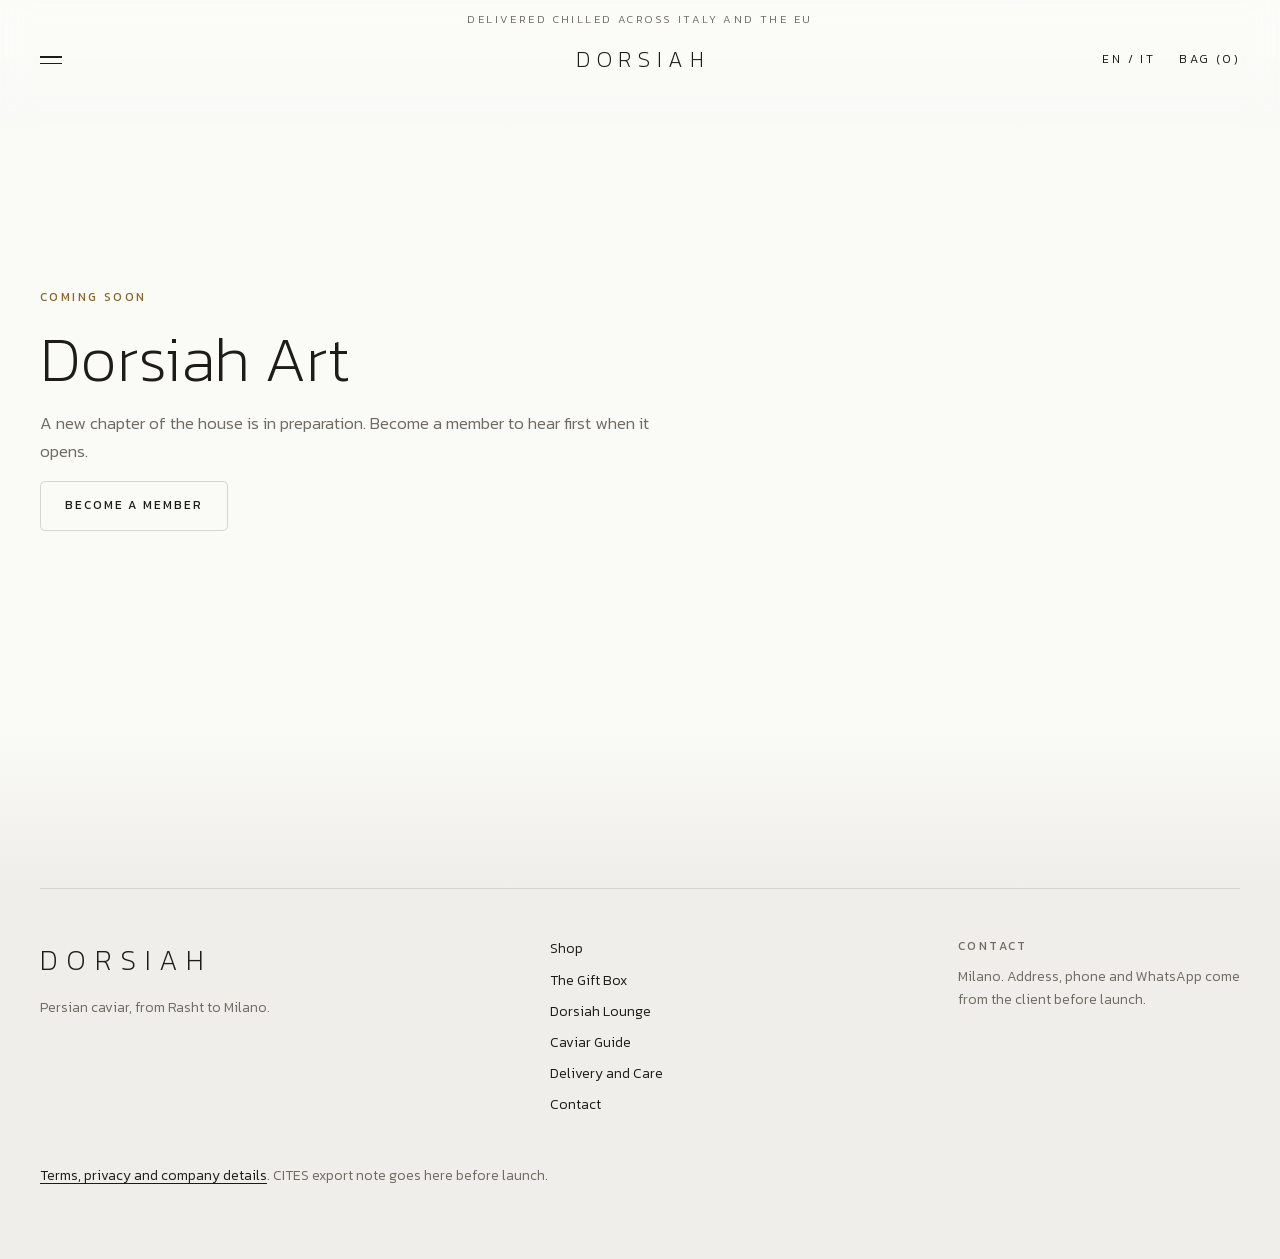
<file: art.html>
<!doctype html>
<html lang="en">
<head>
<meta charset="utf-8">
<meta name="robots" content="noindex,nofollow">
<meta name="viewport" content="width=device-width, initial-scale=1, viewport-fit=cover">
<title>Dorsiah Art</title>
<meta name="description" content="Dorsiah Art: coming soon.">
<link rel="stylesheet" href="tokens.css">
<link rel="stylesheet" href="site.css">
<link rel="stylesheet" href="bag.css">
<style>
.soon{min-height:46vh;display:flex;flex-direction:column;justify-content:center}
.soon .eyebrow{color:var(--gold)}
</style>
</head>
<body>
<div id="site-head"></div>
<main class="page gutter">
  <div class="wrap">
    <div class="page-head soon">
      <span class="eyebrow">Coming soon</span>
      <h1>Dorsiah Art</h1>
      <p>A new chapter of the house is in preparation. Become a member to hear first when it opens.</p>
      <p><a class="btn secondary" href="member.html">Become a member</a></p>
    </div>
  </div>
</main>
<div id="site-foot"></div>
<script src="shell.js"></script>
<script src="menu.js"></script>
<script src="bag.js"></script>
<script src="motion.js"></script>
</body>
</html>
</file>
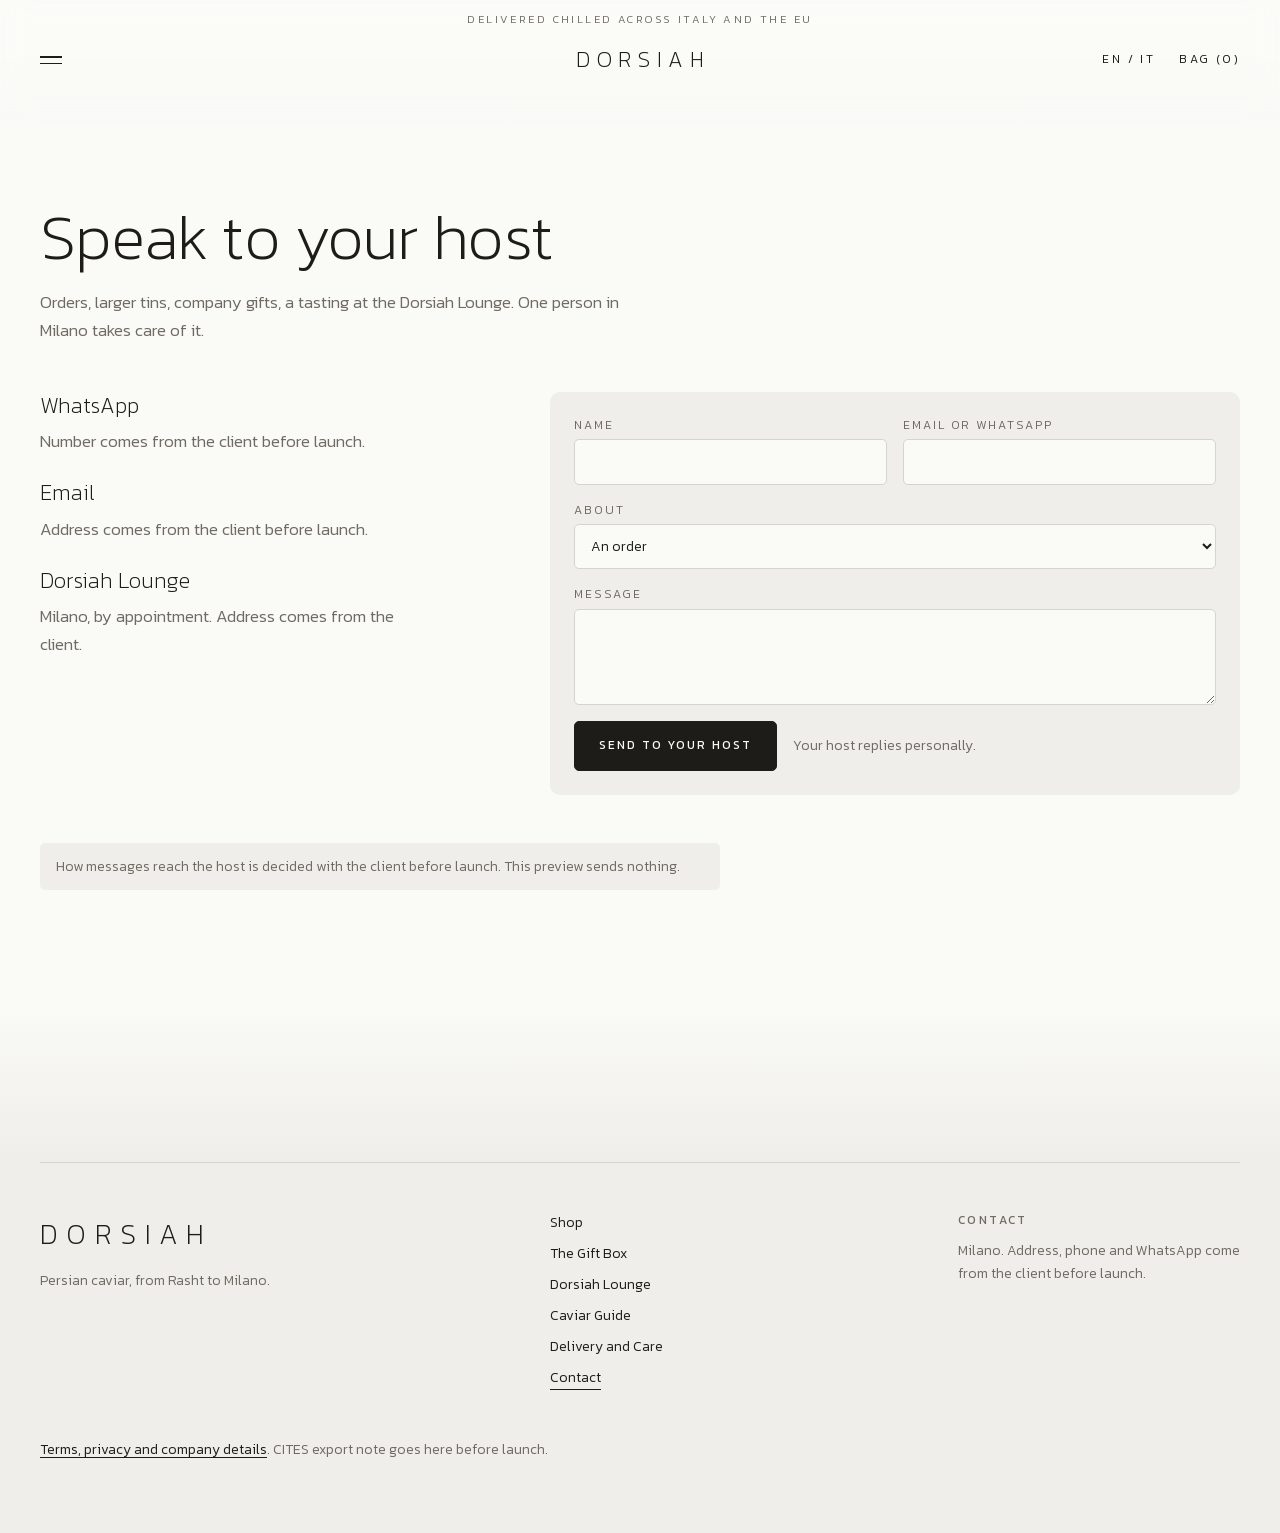
<file: contact.html>
<!doctype html>
<html lang="en">
<head>
<meta charset="utf-8">
<meta name="robots" content="noindex,nofollow">
<meta name="viewport" content="width=device-width, initial-scale=1, viewport-fit=cover">
<title>Dorsiah Contact</title>
<meta name="description" content="Contact your Dorsiah host in Milano: orders, private clients, company gifts and tastings.">
<link rel="stylesheet" href="tokens.css">
<link rel="stylesheet" href="site.css">
<link rel="stylesheet" href="bag.css">
<style>
.contact{display:grid;grid-template-columns:repeat(12,minmax(0,1fr));gap:24px;align-items:start}
.contact .ways{grid-column:1 / span 4;display:flex;flex-direction:column;gap:var(--s5)}
.contact .ways div{display:flex;flex-direction:column;gap:var(--s2)}
.contact .ways p{margin:0;color:var(--muted)}
.contact .form{grid-column:6 / span 7}
@media (max-width:900px){.contact .ways,.contact .form{grid-column:1 / -1}}
</style>
</head>
<body>
<div id="site-head"></div>
<main class="page gutter">
  <div class="wrap">
    <div class="page-head">
      <h1>Speak to your host</h1>
      <p>Orders, larger tins, company gifts, a tasting at the Dorsiah Lounge. One person in Milano takes care of it.</p>
    </div>
    <div class="contact">
      <div class="ways">
        <div><h3 class="sub">WhatsApp</h3><p>Number comes from the client before launch.</p></div>
        <div><h3 class="sub">Email</h3><p>Address comes from the client before launch.</p></div>
        <div><h3 class="sub">Dorsiah Lounge</h3><p>Milano, by appointment. Address comes from the client.</p></div>
      </div>
      <form class="form" id="cform" novalidate>
        <div class="f"><label for="c-name">Name</label><input id="c-name" autocomplete="name" required></div>
        <div class="f"><label for="c-contact">Email or WhatsApp</label><input id="c-contact" autocomplete="email" required></div>
        <div class="f wide"><label for="c-topic">About</label><select id="c-topic"><option>An order</option><option>500 g or 1 kg</option><option>Delivery to a villa, yacht or hotel</option><option>Company gifts</option><option>A tasting at the Dorsiah Lounge</option><option>Something else</option></select></div>
        <div class="f wide"><label for="c-msg">Message</label><textarea id="c-msg" required></textarea></div>
        <div class="send"><button class="btn" type="submit">Send to your host</button><p class="msg" id="c-out" aria-live="polite">Your host replies personally.</p></div>
      </form>
    </div>
    <p class="todo">How messages reach the host is decided with the client before launch. This preview sends nothing.</p>
  </div>
</main>
<div id="site-foot"></div>
<script>
(function(){
  var f=document.getElementById('cform'), out=document.getElementById('c-out');
  // ?topic=tasting (the Lounge "Book a tasting" buttons) preselects the tasting topic
  if(/[?&]topic=tasting/.test(location.search)){var tp=document.getElementById('c-topic');[].some.call(tp.options,function(o){if(/tasting/i.test(o.text)){o.selected=true;return true}});}
  f.addEventListener('submit',function(e){
    e.preventDefault();
    var bad=[].filter.call(f.querySelectorAll('[required]'),function(x){return !x.value.trim()});
    f.querySelectorAll('[aria-invalid]').forEach(function(x){x.removeAttribute('aria-invalid')});
    if(bad.length){bad.forEach(function(x){x.setAttribute('aria-invalid','true')});out.className='msg';
      out.textContent='Please add your '+bad.map(function(x){return f.querySelector('label[for="'+x.id+'"]').textContent.toLowerCase()}).join(', ')+'.';bad[0].focus();return;}
    out.className='msg ok';
    out.textContent='Thank you, '+document.getElementById('c-name').value.trim().split(' ')[0]+'. Preview only: nothing was sent yet. On the live site your host replies personally.';
  });
})();
</script>
<script src="shell.js"></script>
<script src="menu.js"></script>
<script src="bag.js"></script>
<script src="motion.js"></script>
</body>
</html>
</file>
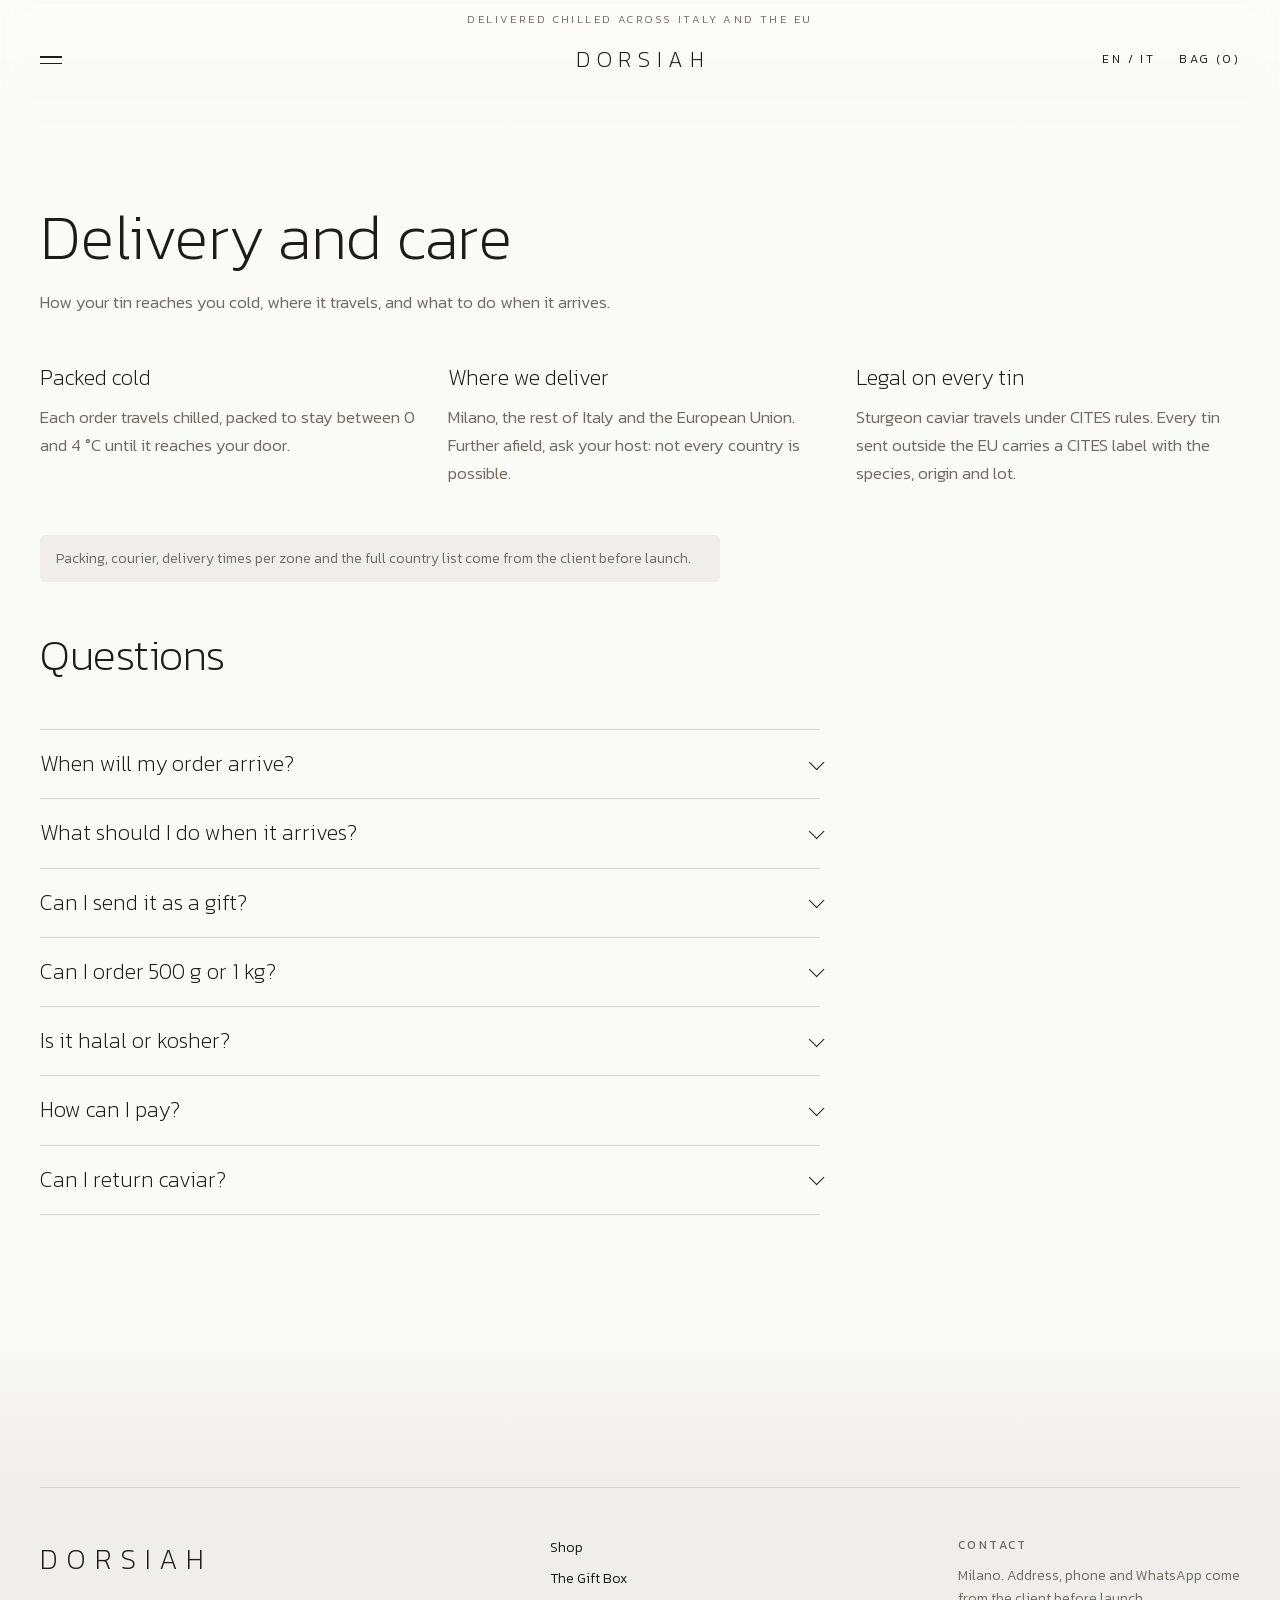
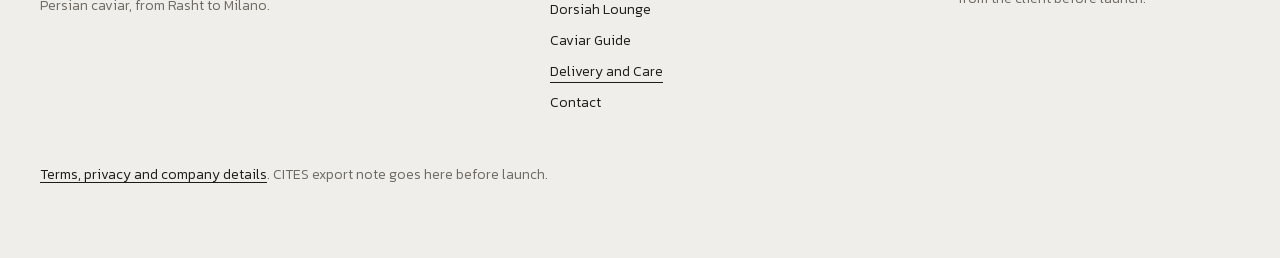
<file: delivery.html>
<!doctype html>
<html lang="en">
<head>
<meta charset="utf-8">
<meta name="robots" content="noindex,nofollow">
<meta name="viewport" content="width=device-width, initial-scale=1, viewport-fit=cover">
<title>Dorsiah Delivery and Care</title>
<meta name="description" content="How Dorsiah caviar reaches you cold, where it ships, the CITES export label, and answers to common questions.">
<link rel="stylesheet" href="tokens.css">
<link rel="stylesheet" href="site.css">
<link rel="stylesheet" href="bag.css">
<style>
/* Delivery: three plain answers up top, then the questions people ask */
.three{display:grid;grid-template-columns:repeat(3,minmax(0,1fr));gap:24px}
.three div{display:flex;flex-direction:column;gap:var(--s3)}
.three p{margin:0;color:var(--muted)}
.faq{display:flex;flex-direction:column;max-width:780px}
.faq details{border-bottom:1px solid var(--stone)}
.faq details:first-child{border-top:1px solid var(--stone)}
.faq summary{list-style:none;cursor:pointer;display:flex;justify-content:space-between;align-items:center;gap:var(--s4);padding-block:var(--s4);font-family:var(--display);font-weight:var(--w-display);font-size:var(--t-card)}
.faq summary::-webkit-details-marker{display:none}
.faq summary::after{content:"";width:10px;height:10px;border-right:1.2px solid var(--brown);border-bottom:1.2px solid var(--brown);transform:rotate(45deg) translateY(-3px);transition:transform .3s cubic-bezier(.2,.7,.2,1);flex:none}
.faq details[open] summary::after{transform:rotate(225deg) translateY(-3px)}
.faq summary:focus-visible{outline:2px solid var(--gold);outline-offset:4px}
.faq .a{padding-bottom:var(--s5);color:var(--muted);max-width:66ch;display:flex;flex-direction:column;gap:var(--s3)}
.faq .a p{margin:0}
@media (max-width:900px){.three{grid-template-columns:1fr}}
</style>
</head>
<body>
<div id="site-head"></div>
<main class="page gutter">
  <div class="wrap">
    <div class="page-head">
      <h1>Delivery and care</h1>
      <p>How your tin reaches you cold, where it travels, and what to do when it arrives.</p>
    </div>
    <div class="three">
      <div><h3 class="sub">Packed cold</h3><p>Each order travels chilled, packed to stay between 0 and 4 &deg;C until it reaches your door.</p></div>
      <div><h3 class="sub">Where we deliver</h3><p>Milano, the rest of Italy and the European Union. Further afield, ask your host: not every country is possible.</p></div>
      <div><h3 class="sub">Legal on every tin</h3><p>Sturgeon caviar travels under CITES rules. Every tin sent outside the EU carries a CITES label with the species, origin and lot.</p></div>
    </div>
    <p class="todo">Packing, courier, delivery times per zone and the full country list come from the client before launch.</p>

    <h2 class="sec">Questions</h2>
    <div class="faq">
      <details><summary>When will my order arrive?</summary><div class="a"><p>Delivery times for Milano, Italy and the EU are confirmed by the client before launch. You will see the delivery window at checkout.</p></div></details>
      <details><summary>What should I do when it arrives?</summary><div class="a"><p>Put the tin straight into the coldest part of the fridge, between 0 and 4 &deg;C. Keep it closed until just before serving. The <a href="guide.html#store">Caviar Guide</a> has more.</p></div></details>
      <details><summary>Can I send it as a gift?</summary><div class="a"><p>Yes. Tick "This is a gift" in your bag and add a note, written by hand on a Dorsiah card. The <a href="index.html#gifts">Gift Box</a> is made for giving.</p></div></details>
      <details><summary>Can I order 500 g or 1 kg?</summary><div class="a"><p>Yes, through your host, who also arranges delivery to a villa, yacht or hotel, and company orders with an invoice. <a href="contact.html">Contact your host</a>.</p></div></details>
      <details><summary>Is it halal or kosher?</summary><div class="a"><p>Ask your host, who will confirm the certification for your tin before you order.</p></div></details>
      <details><summary>How can I pay?</summary><div class="a"><p>Payment methods are confirmed with the client's bank before launch.</p></div></details>
      <details><summary>Can I return caviar?</summary><div class="a"><p>Fresh food cannot be returned once delivered, unless it arrives damaged or not cold. If that happens, contact your host the same day.</p><p class="todo">Final returns policy to be written with the client's lawyer.</p></div></details>
    </div>
  </div>
</main>
<div id="site-foot"></div>
<script src="shell.js"></script>
<script src="menu.js"></script>
<script src="bag.js"></script>
<script src="motion.js"></script>
</body>
</html>
</file>
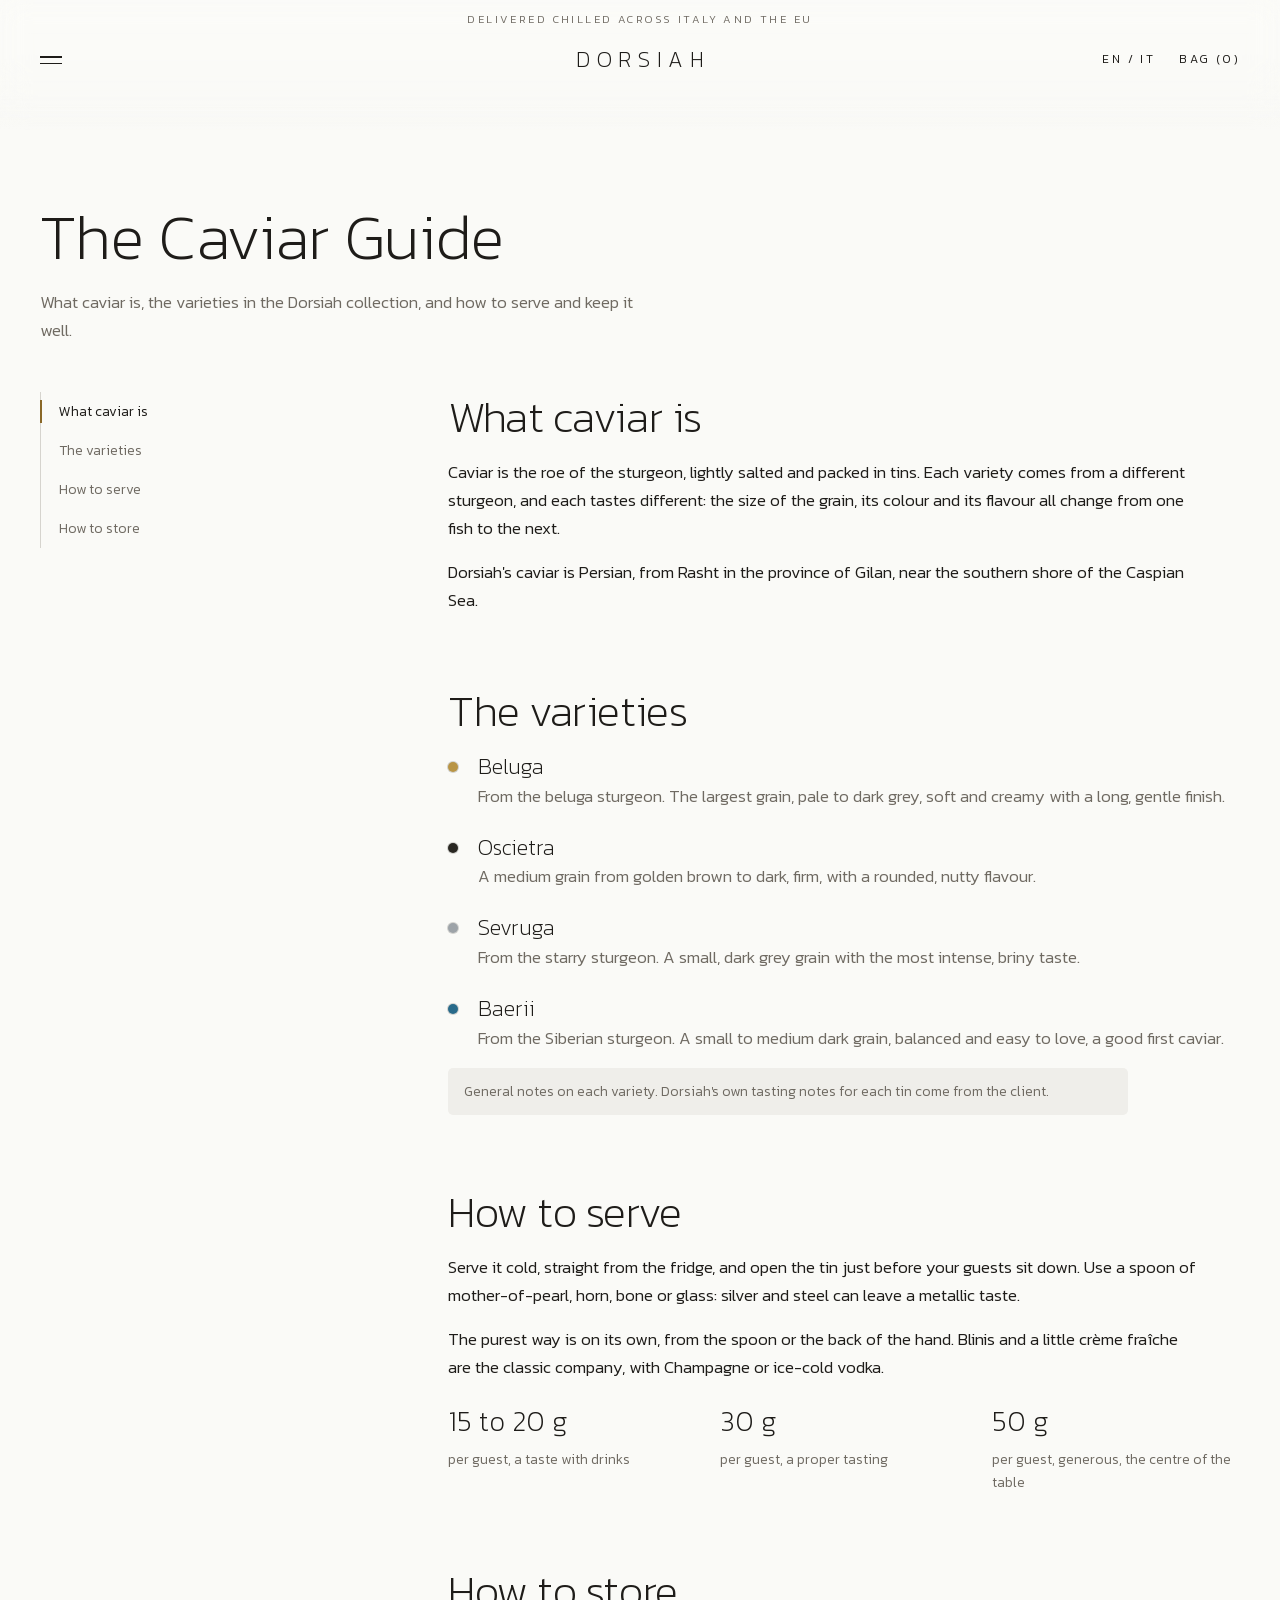
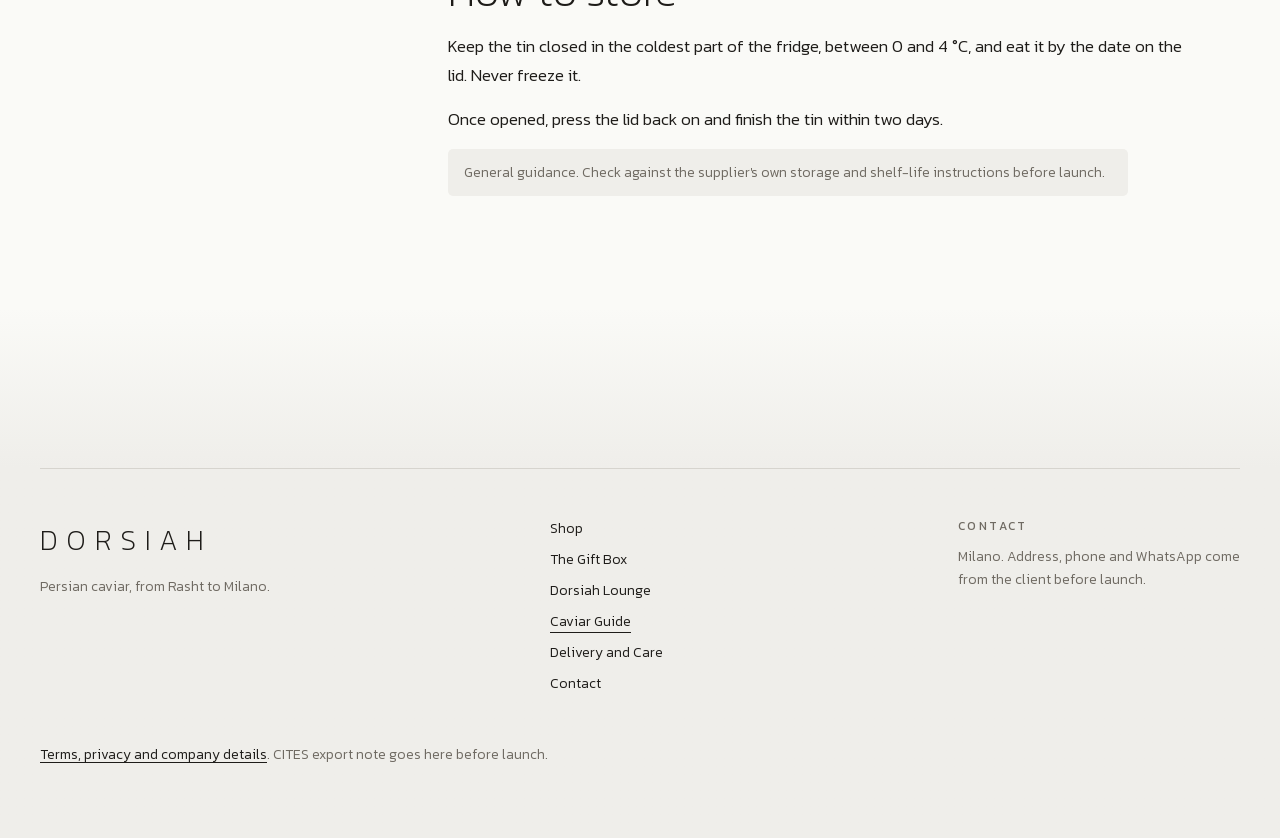
<file: guide.html>
<!doctype html>
<html lang="en">
<head>
<meta charset="utf-8">
<meta name="robots" content="noindex,nofollow">
<meta name="viewport" content="width=device-width, initial-scale=1, viewport-fit=cover">
<title>Dorsiah Caviar Guide</title>
<meta name="description" content="What caviar is, the five varieties in the Dorsiah collection, how to serve it and how to store it.">
<link rel="stylesheet" href="tokens.css">
<link rel="stylesheet" href="site.css">
<link rel="stylesheet" href="bag.css">
<style>
/* Guide: a reading page. Contents on the left, chapters on the right. */
.guide{display:grid;grid-template-columns:repeat(12,minmax(0,1fr));gap:24px;align-items:start}
.toc{grid-column:1 / span 3;position:sticky;top:120px;display:flex;flex-direction:column;gap:var(--s2);font-size:var(--t-small)}
.toc{gap:0;border-left:1px solid var(--stone)}
.toc a{position:relative;text-decoration:none;color:var(--muted);padding:8px 0 8px 18px;transition:color .3s}
.toc a::before{content:"";position:absolute;left:-1px;top:8px;bottom:8px;width:2px;background:var(--gold);transform:scaleY(0);transition:transform .35s cubic-bezier(.2,.7,.2,1)}
.toc a:hover{color:var(--brown)}
.toc a.on{color:var(--brown)}
.toc a.on::before{transform:scaleY(1)}
.chapters{grid-column:5 / span 8;display:flex;flex-direction:column;gap:var(--s8);min-width:0}
.chapters section{display:flex;flex-direction:column;gap:var(--s4);scroll-margin-top:120px}
.kinds{list-style:none;margin:0;padding:0;display:flex;flex-direction:column;gap:var(--s5)}
.kinds li{display:grid;grid-template-columns:14px minmax(0,1fr);gap:var(--s4);align-items:start}
.kinds .dot{width:10px;height:10px;border-radius:50%;margin-top:9px;box-shadow:0 0 0 1px rgba(30,28,25,.18)}
.kinds b{font-family:var(--display);font-weight:var(--w-display);font-size:var(--t-card);display:block;line-height:1.3}
.kinds p{margin:0;color:var(--muted)}
.amounts{display:grid;grid-template-columns:repeat(3,minmax(0,1fr));gap:24px}
.amounts div{display:flex;flex-direction:column;gap:var(--s1)}
.amounts b{font-family:var(--display);font-weight:var(--w-display);font-size:var(--t-lead);font-variant-numeric:tabular-nums}
.amounts span{font-size:var(--t-small);color:var(--muted)}
@media (max-width:900px){.toc{display:none}.chapters{grid-column:1 / -1}.amounts{grid-template-columns:1fr}}
</style>
</head>
<body>
<div id="site-head"></div>
<main class="page gutter">
  <div class="wrap">
    <div class="page-head">
      <h1>The Caviar Guide</h1>
      <p>What caviar is, the varieties in the Dorsiah collection, and how to serve and keep it well.</p>
    </div>
    <div class="guide">
      <nav class="toc" aria-label="Guide contents">
        <a href="#what">What caviar is</a><a href="#varieties">The varieties</a><a href="#serve">How to serve</a><a href="#store">How to store</a>
      </nav>
      <div class="chapters">
        <section id="what">
          <h2 class="sec">What caviar is</h2>
          <div class="prose">
            <p>Caviar is the roe of the sturgeon, lightly salted and packed in tins. Each variety comes from a different sturgeon, and each tastes different: the size of the grain, its colour and its flavour all change from one fish to the next.</p>
            <p>Dorsiah's caviar is Persian, from Rasht in the province of Gilan, near the southern shore of the Caspian Sea.</p>
          </div>
        </section>
        <section id="varieties">
          <h2 class="sec">The varieties</h2>
          <ul class="kinds">
            <li><span class="dot" style="background:var(--c-beluga-royal)"></span><div><b>Beluga</b><p>From the beluga sturgeon. The largest grain, pale to dark grey, soft and creamy with a long, gentle finish.</p></div></li>
            <li><span class="dot" style="background:var(--c-oscietra)"></span><div><b>Oscietra</b><p>A medium grain from golden brown to dark, firm, with a rounded, nutty flavour.</p></div></li>
            <li><span class="dot" style="background:var(--c-sevruga)"></span><div><b>Sevruga</b><p>From the starry sturgeon. A small, dark grey grain with the most intense, briny taste.</p></div></li>
            <li><span class="dot" style="background:var(--c-baerii)"></span><div><b>Baerii</b><p>From the Siberian sturgeon. A small to medium dark grain, balanced and easy to love, a good first caviar.</p></div></li>
          </ul>
          <p class="todo">General notes on each variety. Dorsiah's own tasting notes for each tin come from the client.</p>
        </section>
        <section id="serve">
          <h2 class="sec">How to serve</h2>
          <div class="prose">
            <p>Serve it cold, straight from the fridge, and open the tin just before your guests sit down. Use a spoon of mother-of-pearl, horn, bone or glass: silver and steel can leave a metallic taste.</p>
            <p>The purest way is on its own, from the spoon or the back of the hand. Blinis and a little cr&egrave;me fra&icirc;che are the classic company, with Champagne or ice-cold vodka.</p>
          </div>
          <div class="amounts">
            <div><b>15 to 20 g</b><span>per guest, a taste with drinks</span></div>
            <div><b>30 g</b><span>per guest, a proper tasting</span></div>
            <div><b>50 g</b><span>per guest, generous, the centre of the table</span></div>
          </div>
        </section>
        <section id="store">
          <h2 class="sec">How to store</h2>
          <div class="prose">
            <p>Keep the tin closed in the coldest part of the fridge, between 0 and 4 &deg;C, and eat it by the date on the lid. Never freeze it.</p>
            <p>Once opened, press the lid back on and finish the tin within two days.</p>
          </div>
          <p class="todo">General guidance. Check against the supplier's own storage and shelf-life instructions before launch.</p>
        </section>
      </div>
    </div>
  </div>
</main>
<div id="site-foot"></div>
<script>
(function(){
  // Contents: the chapter you are reading is marked in gold. It follows the scroll, and a click marks it at once.
  var links=[].slice.call(document.querySelectorAll('.toc a')), secs=links.map(function(a){return document.querySelector(a.getAttribute('href'))});
  function mark(i){links.forEach(function(a,j){a.classList.toggle('on',j===i);if(j===i)a.setAttribute('aria-current','true');else a.removeAttribute('aria-current')});}
  var lock=0;
  links.forEach(function(a,i){a.addEventListener('click',function(){mark(i);lock=Date.now()+900;})});
  function spy(){
    if(Date.now()<lock) return;
    var line=window.innerHeight*0.35, cur=0;
    secs.forEach(function(s,i){if(s.getBoundingClientRect().top<=line) cur=i;});
    if(window.innerHeight+window.scrollY>=document.documentElement.scrollHeight-2) {   // at the very bottom the last chapter is the current one
      var last=secs.length-1; if(secs[last].getBoundingClientRect().top<window.innerHeight) cur=last;
    }
    mark(cur);
  }
  var t=false;
  window.addEventListener('scroll',function(){if(!t){t=true;requestAnimationFrame(function(){t=false;spy();})}},{passive:true});
  window.addEventListener('resize',spy);
  spy();
})();
</script>
<script src="shell.js"></script>
<script src="menu.js"></script>
<script src="bag.js"></script>
<script src="motion.js"></script>
</body>
</html>
</file>
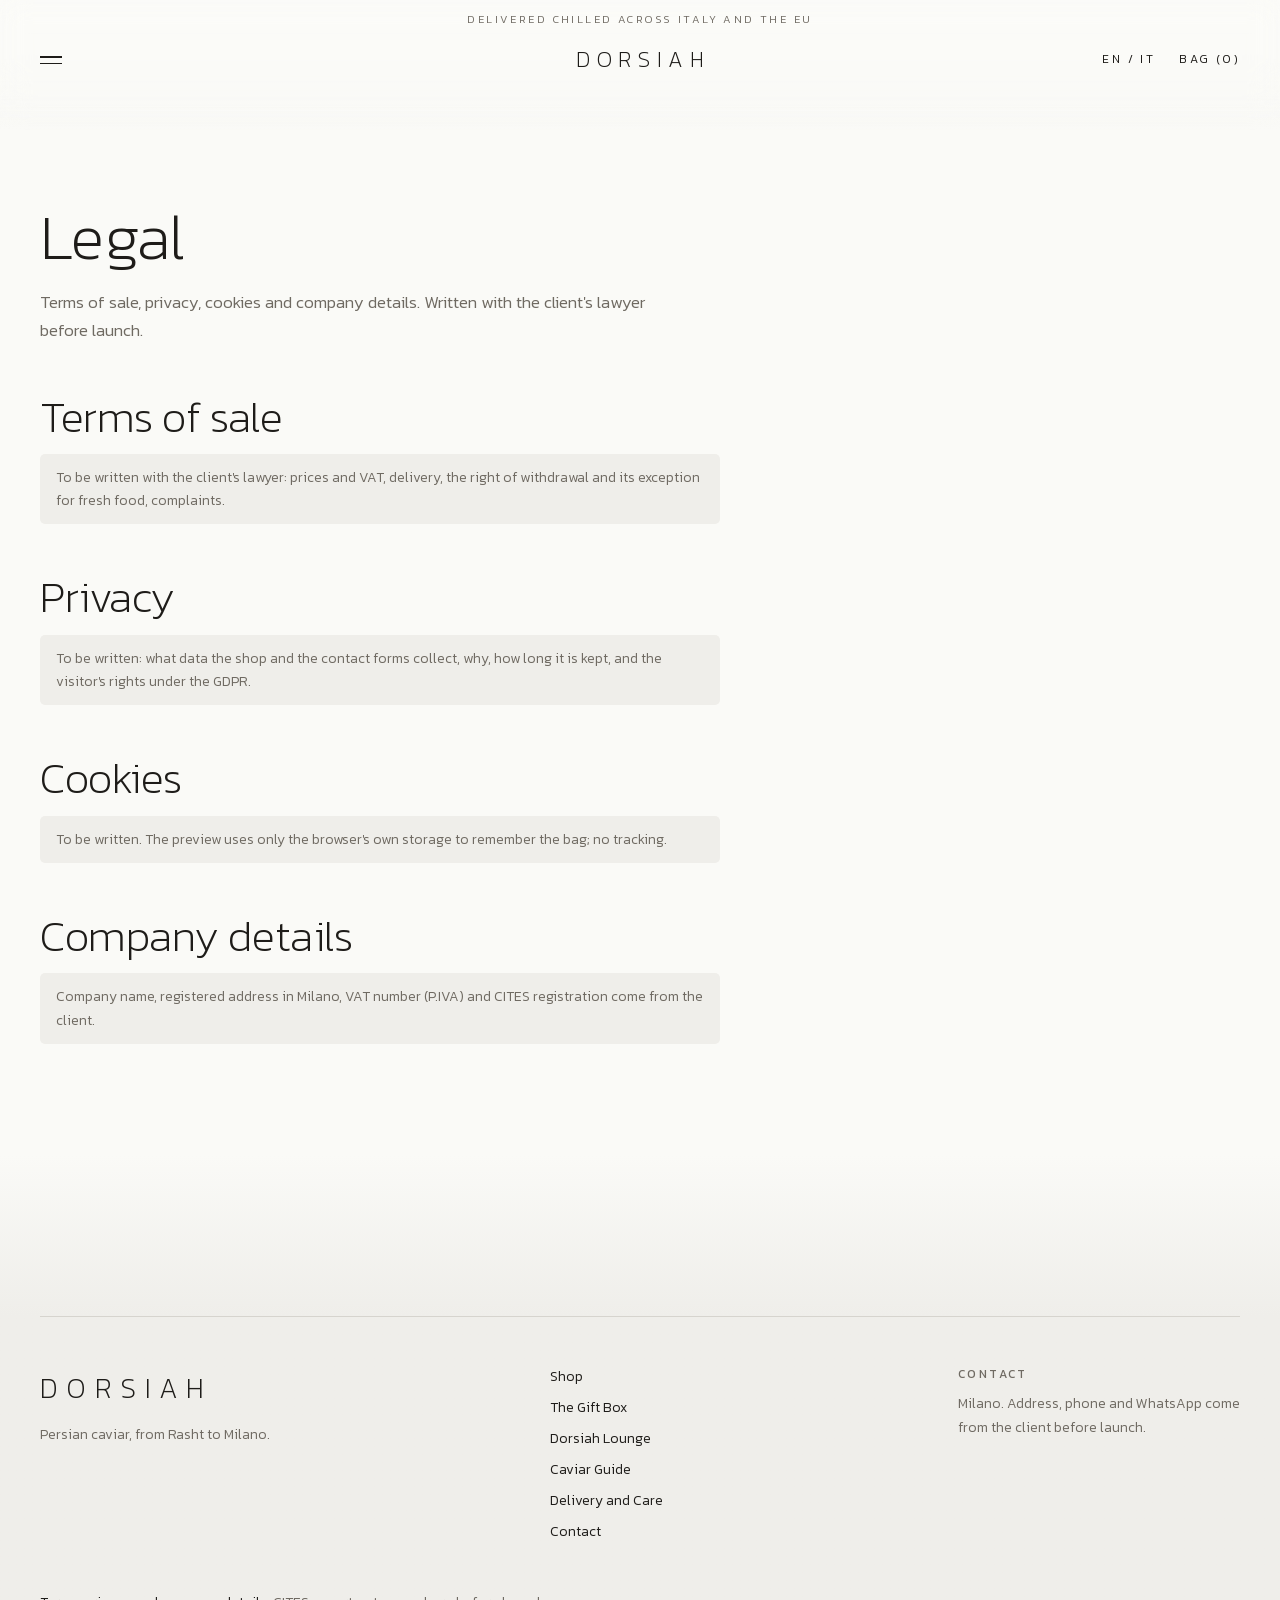
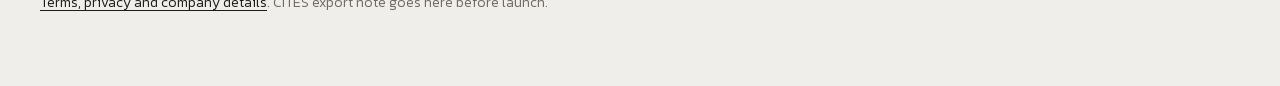
<file: legal.html>
<!doctype html>
<html lang="en">
<head>
<meta charset="utf-8">
<meta name="robots" content="noindex,nofollow">
<meta name="viewport" content="width=device-width, initial-scale=1, viewport-fit=cover">
<title>Dorsiah Legal</title>
<meta name="description" content="Dorsiah terms of sale, privacy, cookies and company details.">
<link rel="stylesheet" href="tokens.css">
<link rel="stylesheet" href="site.css">
<link rel="stylesheet" href="bag.css">
<style>
.legal{display:flex;flex-direction:column;gap:var(--s7);max-width:780px}
.legal section{display:flex;flex-direction:column;gap:var(--s3);scroll-margin-top:120px}
</style>
</head>
<body>
<div id="site-head"></div>
<main class="page gutter">
  <div class="wrap">
    <div class="page-head">
      <h1>Legal</h1>
      <p>Terms of sale, privacy, cookies and company details. Written with the client's lawyer before launch.</p>
    </div>
    <div class="legal">
      <section id="terms"><h2 class="sec">Terms of sale</h2><p class="todo">To be written with the client's lawyer: prices and VAT, delivery, the right of withdrawal and its exception for fresh food, complaints.</p></section>
      <section id="privacy"><h2 class="sec">Privacy</h2><p class="todo">To be written: what data the shop and the contact forms collect, why, how long it is kept, and the visitor's rights under the GDPR.</p></section>
      <section id="cookies"><h2 class="sec">Cookies</h2><p class="todo">To be written. The preview uses only the browser's own storage to remember the bag; no tracking.</p></section>
      <section id="company"><h2 class="sec">Company details</h2><p class="todo">Company name, registered address in Milano, VAT number (P.IVA) and CITES registration come from the client.</p></section>
    </div>
  </div>
</main>
<div id="site-foot"></div>
<script src="shell.js"></script>
<script src="menu.js"></script>
<script src="bag.js"></script>
<script src="motion.js"></script>
</body>
</html>
</file>
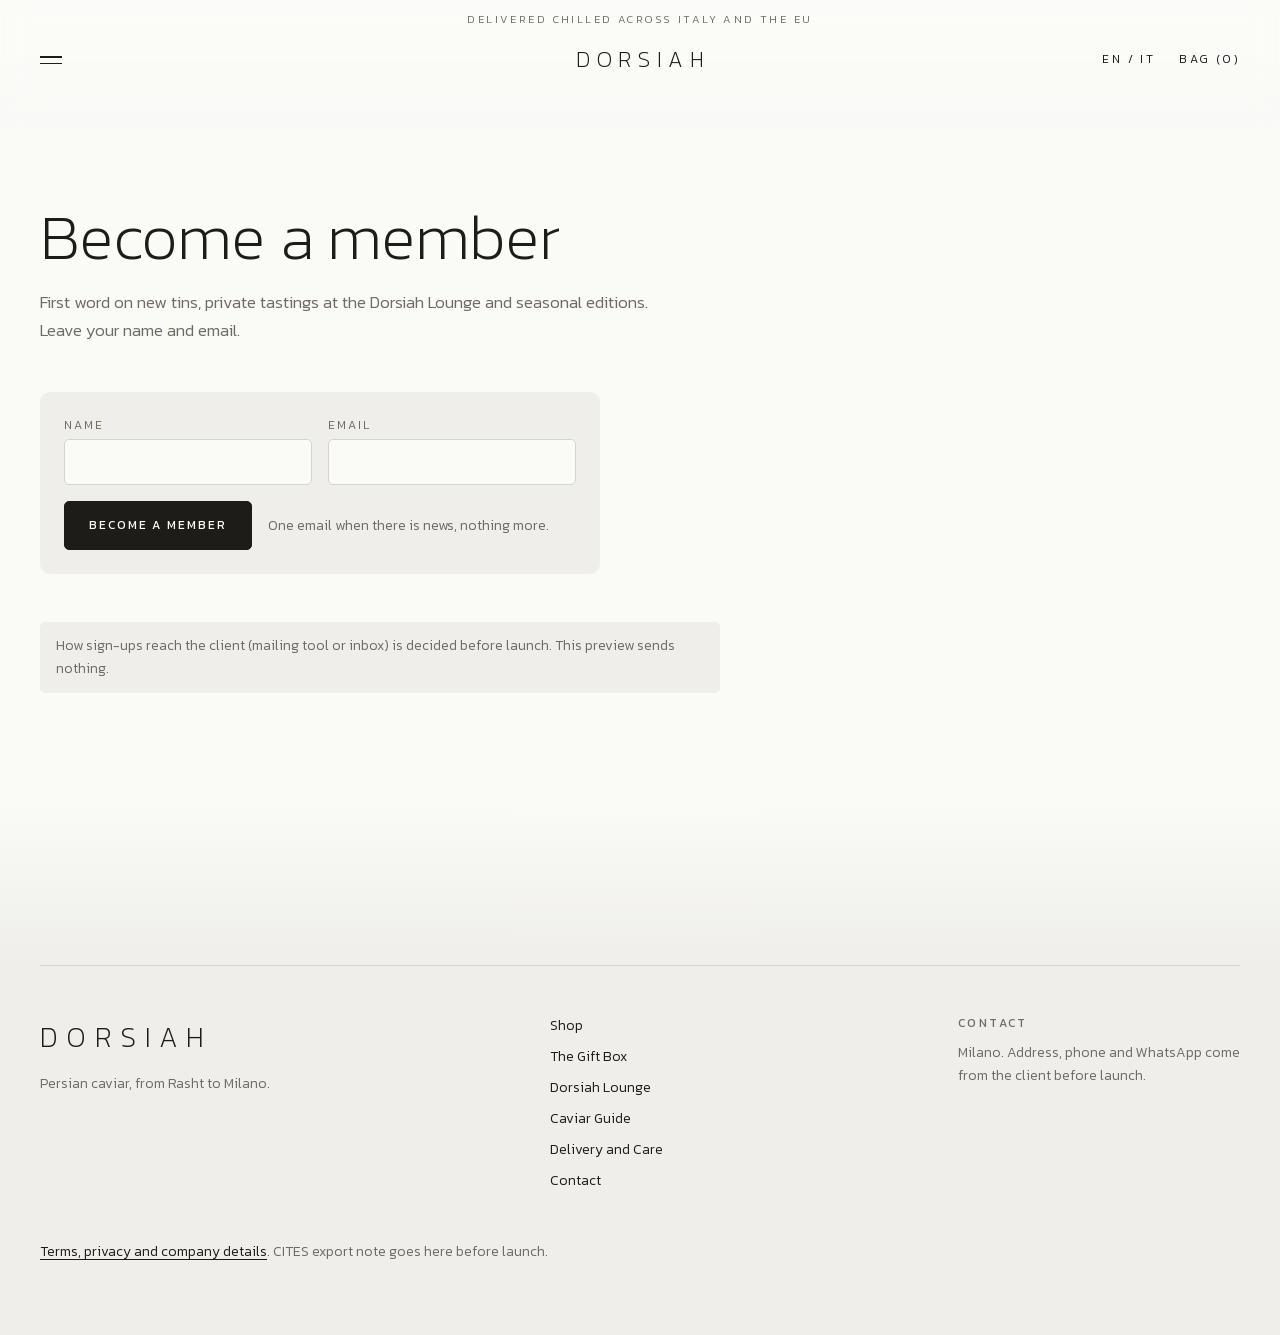
<file: member.html>
<!doctype html>
<html lang="en">
<head>
<meta charset="utf-8">
<meta name="robots" content="noindex,nofollow">
<meta name="viewport" content="width=device-width, initial-scale=1, viewport-fit=cover">
<title>Dorsiah Membership</title>
<meta name="description" content="Become a Dorsiah member: first word on new tins, tastings and the Lounge.">
<link rel="stylesheet" href="tokens.css">
<link rel="stylesheet" href="site.css">
<link rel="stylesheet" href="bag.css">
<style>
.member .form{max-width:560px}
</style>
</head>
<body>
<div id="site-head"></div>
<main class="page gutter">
  <div class="wrap">
    <div class="page-head">
      <h1>Become a member</h1>
      <p>First word on new tins, private tastings at the Dorsiah Lounge and seasonal editions. Leave your name and email.</p>
    </div>
    <div class="member">
      <form class="form" id="mform" novalidate>
        <div class="f"><label for="m-name">Name</label><input id="m-name" name="name" autocomplete="name" required></div>
        <div class="f"><label for="m-email">Email</label><input id="m-email" name="email" type="email" autocomplete="email" required></div>
        <div class="send"><button class="btn" type="submit">Become a member</button><p class="msg" id="m-out" aria-live="polite">One email when there is news, nothing more.</p></div>
      </form>
    </div>
    <p class="todo">How sign-ups reach the client (mailing tool or inbox) is decided before launch. This preview sends nothing.</p>
  </div>
</main>
<div id="site-foot"></div>
<script src="shell.js"></script>
<script src="menu.js"></script>
<script src="bag.js"></script>
<script>
(function(){
  // Member sign-up: checks name and email, confirms on the page. Nothing is sent in the preview.
  var f=document.getElementById('mform'), out=document.getElementById('m-out');
  f.addEventListener('submit',function(e){
    e.preventDefault();
    var bad=[].filter.call(f.querySelectorAll('[required]'),function(x){return !x.value.trim()||(x.type==='email'&&!/^[^@\s]+@[^@\s]+\.[^@\s]+$/.test(x.value.trim()))});
    f.querySelectorAll('[aria-invalid]').forEach(function(x){x.removeAttribute('aria-invalid')});
    if(bad.length){bad.forEach(function(x){x.setAttribute('aria-invalid','true')});out.className='msg';
      out.textContent='Please add a valid '+bad.map(function(x){return f.querySelector('label[for="'+x.id+'"]').textContent.toLowerCase()}).join(' and ')+'.';bad[0].focus();return;}
    out.className='msg ok';
    out.textContent='Welcome, '+f.elements.name.value.trim().split(' ')[0]+'. Preview only: nothing was sent yet. On the live site this adds you to the members list.';
  });
})();
</script>
<script src="motion.js"></script>
</body>
</html>
</file>
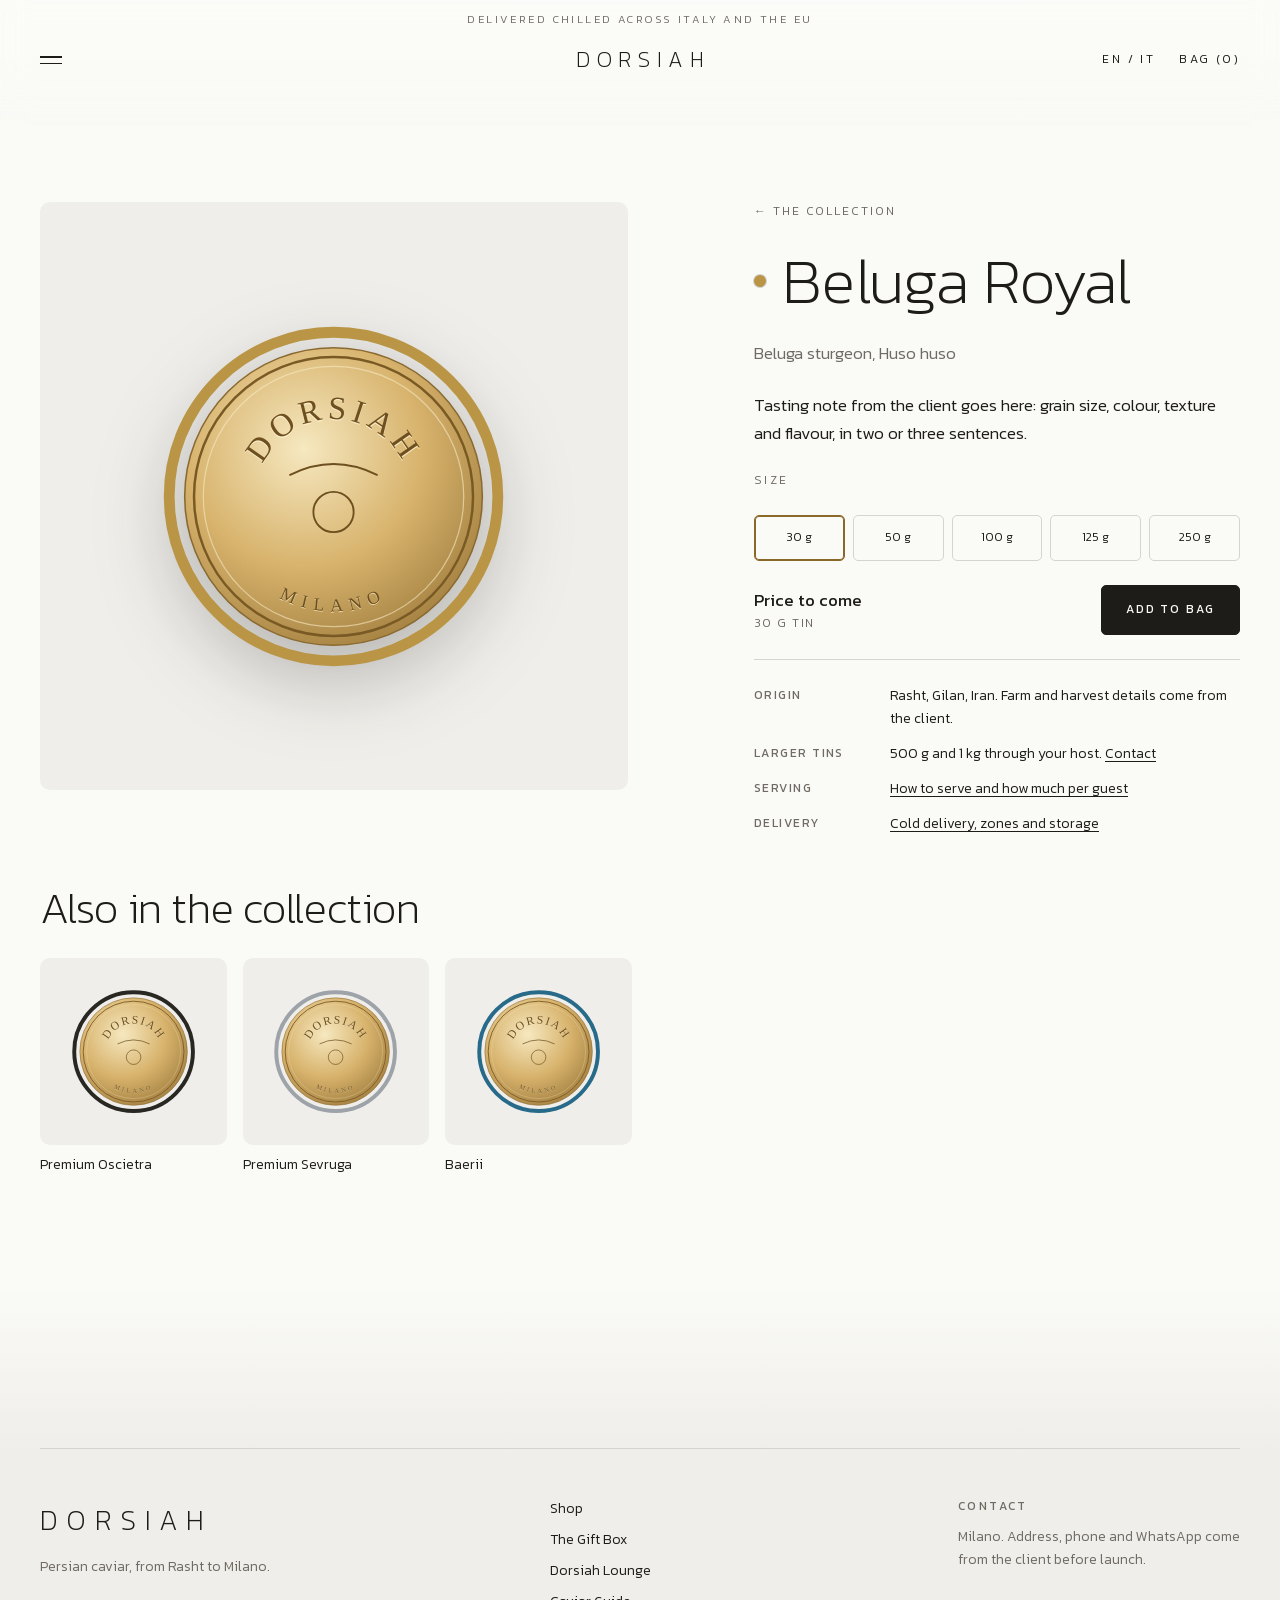
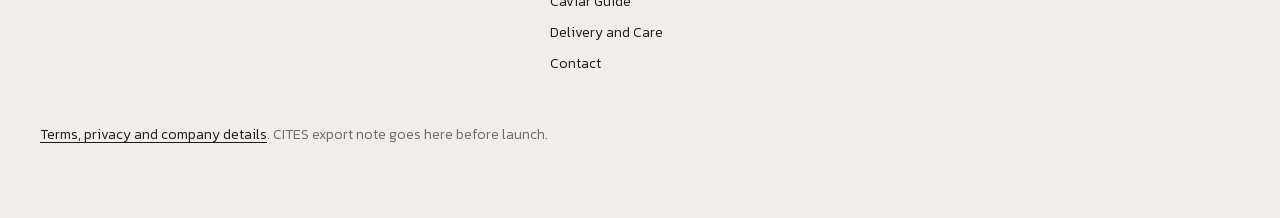
<file: product.html>
<!doctype html>
<html lang="en">
<head>
<meta charset="utf-8">
<meta name="robots" content="noindex,nofollow">
<meta name="viewport" content="width=device-width, initial-scale=1, viewport-fit=cover">
<title>Dorsiah Caviar</title>
<meta name="description" content="A Dorsiah Persian caviar: sizes, origin, serving and delivery.">
<link rel="stylesheet" href="tokens.css">
<link rel="stylesheet" href="site.css">
<link rel="stylesheet" href="bag.css">
<style>
/* Product: the lid large on the left, the decision on the right, the rest of the collection below */
.pd{display:grid;grid-template-columns:repeat(12,minmax(0,1fr));gap:24px;align-items:start}
.pd .art{grid-column:1 / span 6;background:var(--sand);border-radius:var(--r-shell);aspect-ratio:1;display:flex;align-items:center;justify-content:center;position:sticky;top:120px}
.pd .art svg{width:58%;height:auto;filter:drop-shadow(0 24px 34px rgba(30,28,25,.25))}
.pd .info{grid-column:8 / span 5;display:flex;flex-direction:column;gap:var(--s5);min-width:0}
.crumb{font-size:var(--t-label);letter-spacing:.16em;text-transform:uppercase;color:var(--muted);text-decoration:none}
.pd h1{font-family:var(--display);font-weight:var(--w-display);font-size:var(--t-page);line-height:1.08;letter-spacing:-.01em;margin:0;display:flex;align-items:center;gap:var(--s4);text-wrap:balance}
.pd h1 .dot{width:12px;height:12px;border-radius:50%;flex:none;box-shadow:0 0 0 1px rgba(30,28,25,.18)}
.species{margin:0;color:var(--muted)}
.note{margin:0}
.label{font-size:var(--t-label);letter-spacing:.2em;text-transform:uppercase;color:var(--muted)}
.sizes{display:grid;grid-template-columns:repeat(5,minmax(0,1fr));gap:var(--s2)}
.sizes button{font:inherit;font-size:var(--t-label);font-variant-numeric:tabular-nums;padding:12px 0;border:1px solid var(--stone);border-radius:var(--r-inner);background:var(--ivory);color:var(--brown);cursor:pointer}
.sizes button[aria-pressed="true"]{border-color:var(--gold);box-shadow:inset 0 0 0 1px var(--gold)}
.buy{display:flex;align-items:center;justify-content:space-between;gap:var(--s4)}
.price{font-size:var(--t-body);font-weight:400}
.price small{display:block;font-size:var(--t-label);font-weight:300;letter-spacing:.12em;text-transform:uppercase;color:var(--muted)}
.facts{list-style:none;margin:0;padding:var(--s5) 0 0;display:flex;flex-direction:column;gap:var(--s3);border-top:1px solid var(--stone);font-size:var(--t-small)}
.facts li{display:grid;grid-template-columns:120px minmax(0,1fr);gap:var(--s4)}
.facts b{font-weight:400;letter-spacing:.12em;text-transform:uppercase;font-size:var(--t-label);color:var(--muted);padding-top:2px}
.facts a{color:var(--brown);text-underline-offset:3px}
.more{display:flex;flex-direction:column;gap:var(--s5)}
.others{display:grid;grid-template-columns:repeat(6,minmax(0,1fr));gap:var(--s4)}
.others a{display:flex;flex-direction:column;gap:var(--s2);text-decoration:none;color:var(--brown);font-size:var(--t-small)}
.others .mini{background:var(--sand);border-radius:var(--r-shell);aspect-ratio:1;display:flex;align-items:center;justify-content:center}
.others .mini svg{width:66%;height:auto;transition:transform .5s cubic-bezier(.2,.7,.2,1)}
.others a:hover .mini svg{transform:rotate(-6deg)}
@media (max-width:900px){
  .pd .art,.pd .info{grid-column:1 / -1}
  .pd .art{position:static;aspect-ratio:4/3}
  .pd .art svg{width:46%}
  .others{grid-template-columns:repeat(3,minmax(0,1fr))}
}
</style>
</head>
<body>
<div id="site-head"></div>
<main class="page gutter">
  <div class="wrap">
    <div class="pd">
      <div class="art" id="art"></div>
      <div class="info">
        <a class="crumb" href="shop.html">&larr; The collection</a>
        <h1><span class="dot" id="dot"></span><span id="name"></span></h1>
        <p class="species" id="species"></p>
        <p class="note">Tasting note from the client goes here: grain size, colour, texture and flavour, in two or three sentences.</p>
        <span class="label">Size</span>
        <div class="sizes" id="sizes" role="group" aria-label="Tin size"></div>
        <div class="buy">
          <span class="price">Price to come<small id="sz">30 g tin</small></span>
          <button class="btn" type="button" id="add">Add to bag</button>
        </div>
        <ul class="facts">
          <li><b>Origin</b><span>Rasht, Gilan, Iran. Farm and harvest details come from the client.</span></li>
          <li><b>Larger tins</b><span>500 g and 1 kg through your host. <a href="contact.html">Contact</a></span></li>
          <li><b>Serving</b><span><a href="guide.html#serve">How to serve and how much per guest</a></span></li>
          <li><b>Delivery</b><span><a href="delivery.html">Cold delivery, zones and storage</a></span></li>
        </ul>
      </div>
    </div>
    <div class="more">
      <h2 class="sec">Also in the collection</h2>
      <div class="others" id="others"></div>
    </div>
  </div>
</main>
<div id="site-foot"></div>
<script src="data.js"></script>
<script>
(function(){
  var list=window.DORSIA_CAVIARS, sizes=window.DORSIA_SIZES, size=30, cur;
  var sz=document.getElementById('sizes');
  sizes.forEach(function(g){var b=document.createElement('button');b.type='button';b.id='size-'+g;b.textContent=g+' g';b.addEventListener('click',function(){size=g;paint()});sz.appendChild(b)});
  function find(){var id=decodeURIComponent(location.hash.slice(1));return list.filter(function(c){return c.id===id})[0]||list[0]}
  function paint(){
    [].forEach.call(sz.children,function(b){b.setAttribute('aria-pressed',b.id==='size-'+size)});
    document.getElementById('sz').textContent=size+' g tin';
  }
  function show(){
    cur=find(); size=30;
    document.title='Dorsiah '+cur.name;
    document.getElementById('art').innerHTML=window.dorsiaLid(cur.c,cur.name+' lid');
    document.getElementById('dot').style.background=cur.c;
    document.getElementById('name').textContent=cur.name;
    document.getElementById('species').textContent=cur.species;
    document.getElementById('others').innerHTML=list.filter(function(c){return c!==cur}).map(function(c){
      return '<a href="#'+c.id+'"><span class="mini">'+window.dorsiaLid(c.c,c.name+' lid')+'</span>'+c.name+'</a>';
    }).join('');
    paint();
  }
  document.getElementById('add').addEventListener('click',function(){window.DorsiaBag.add({id:cur.id,name:cur.name,c:cur.c,size:size})});
  window.addEventListener('hashchange',function(){show();window.scrollTo({top:0,behavior:'smooth'})});
  show();
})();
</script>
<script src="shell.js"></script>
<script src="menu.js"></script>
<script src="bag.js"></script>
<script src="motion.js"></script>
</body>
</html>
</file>
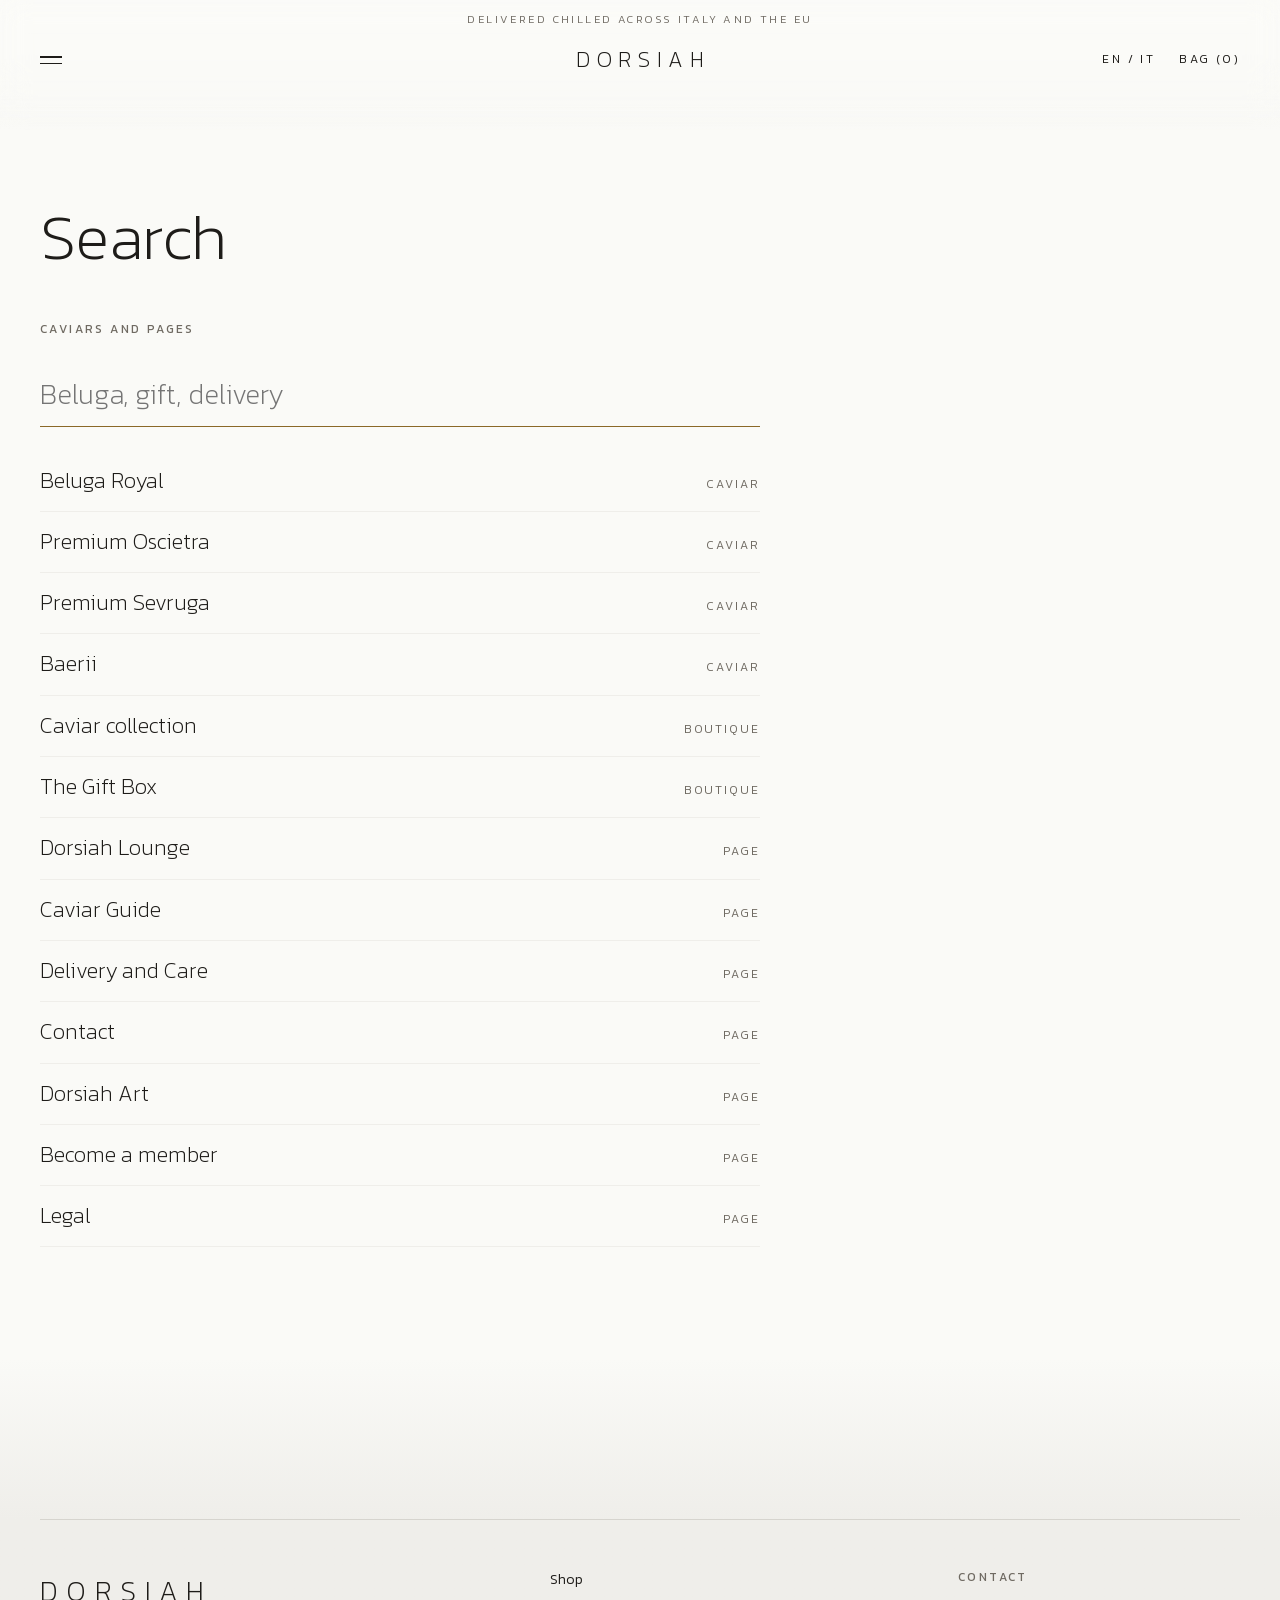
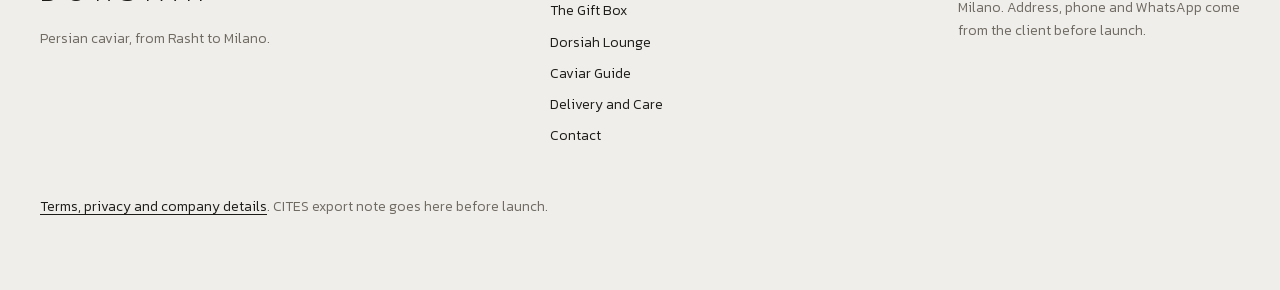
<file: search.html>
<!doctype html>
<html lang="en">
<head>
<meta charset="utf-8">
<meta name="robots" content="noindex,nofollow">
<meta name="viewport" content="width=device-width, initial-scale=1, viewport-fit=cover">
<title>Dorsiah Search</title>
<meta name="description" content="Search the Dorsiah caviars and pages.">
<link rel="stylesheet" href="tokens.css">
<link rel="stylesheet" href="site.css">
<link rel="stylesheet" href="bag.css">
<style>
.search{display:flex;flex-direction:column;gap:var(--s5);max-width:720px}
.search input{font:inherit;font-size:var(--t-lead);font-family:var(--display);font-weight:var(--w-display);color:var(--brown);background:transparent;border:0;border-bottom:1px solid var(--stone);padding:8px 0;width:100%;border-radius:0}
.search input:focus{outline:none;border-bottom-color:var(--gold)}
.results{list-style:none;margin:0;padding:0;display:flex;flex-direction:column}
.results a{display:flex;align-items:baseline;justify-content:space-between;gap:var(--s4);padding:var(--s3) 0;border-bottom:1px solid var(--sand);color:var(--brown);text-decoration:none}
.results b{font-family:var(--display);font-weight:var(--w-display);font-size:var(--t-card)}
.results span{font-size:var(--t-label);letter-spacing:.16em;text-transform:uppercase;color:var(--muted)}
.none{color:var(--muted);margin:0}
</style>
</head>
<body>
<div id="site-head"></div>
<main class="page gutter">
  <div class="wrap">
    <div class="page-head">
      <h1>Search</h1>
    </div>
    <div class="search" role="search">
      <label class="eyebrow" for="q">Caviars and pages</label>
      <input id="q" type="search" autocomplete="off" placeholder="Beluga, gift, delivery">
      <ul class="results" id="results" aria-live="polite"></ul>
      <p class="none" id="none" hidden>Nothing found. Try a caviar name or a page.</p>
    </div>
  </div>
</main>
<div id="site-foot"></div>
<script src="shell.js"></script>
<script src="menu.js"></script>
<script src="bag.js"></script>
<script src="data.js"></script>
<script>
(function(){
  // Search: the 4 caviars from data.js plus every page. Plain text match on name and keywords, no server.
  var items=window.DORSIA_CAVIARS.map(function(c){return {t:c.name,k:'caviar',href:'product.html#'+c.id,w:c.name+' '+c.family+' '+c.species+' caviar tin'}}).concat([
    {t:'Caviar collection',k:'boutique',href:'shop.html',w:'shop boutique collection all caviars buy'},
    {t:'The Gift Box',k:'boutique',href:'index.html#gifts',w:'gift box gifts present tasting four tins'},
    {t:'Dorsiah Lounge',k:'page',href:'index.html#lounge',w:'lounge tasting book story rasht milano'},
    {t:'Caviar Guide',k:'page',href:'guide.html',w:'guide serve varieties how much storing'},
    {t:'Delivery and Care',k:'page',href:'delivery.html',w:'delivery shipping chilled courier care storage'},
    {t:'Contact',k:'page',href:'contact.html',w:'contact host phone whatsapp email'},
    {t:'Dorsiah Art',k:'page',href:'art.html',w:'art coming soon'},
    {t:'Become a member',k:'page',href:'member.html',w:'member membership sign up newsletter'},
    {t:'Legal',k:'page',href:'legal.html',w:'legal terms privacy cookies company'}
  ]);
  var q=document.getElementById('q'), ul=document.getElementById('results'), none=document.getElementById('none');
  function run(){
    var words=q.value.toLowerCase().trim().split(/\s+/).filter(Boolean);
    var hit=words.length?items.filter(function(it){var s=(it.t+' '+it.w).toLowerCase();return words.every(function(w){return s.indexOf(w)>-1})}):items;
    ul.innerHTML=hit.map(function(it){return '<li><a href="'+it.href+'"><b>'+it.t+'</b><span>'+it.k+'</span></a></li>'}).join('');
    none.hidden=hit.length>0;
  }
  q.addEventListener('input',run);
  var m=location.search.match(/[?&]q=([^&]*)/); if(m){try{q.value=decodeURIComponent(m[1].replace(/\+/g,' '))}catch(e){}}
  run(); q.focus({preventScroll:true});
})();
</script>
<script src="motion.js"></script>
</body>
</html>
</file>
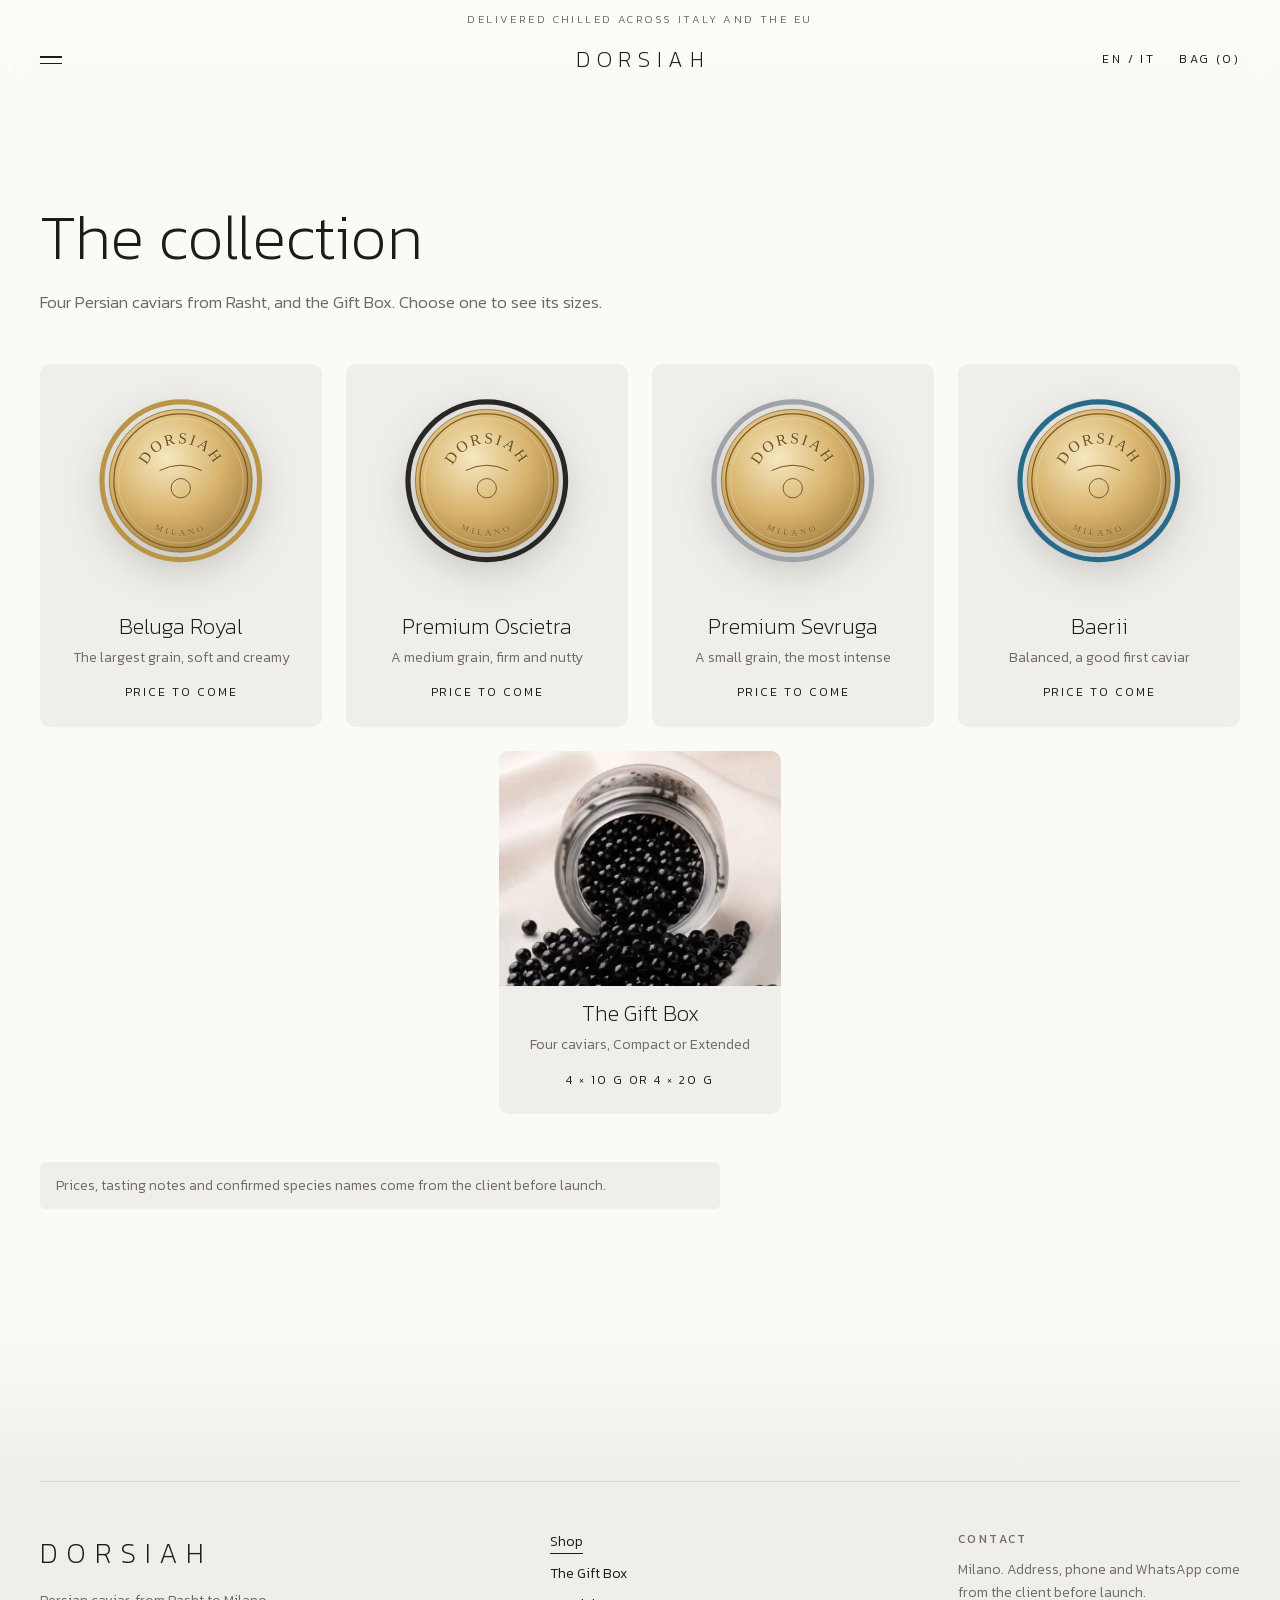
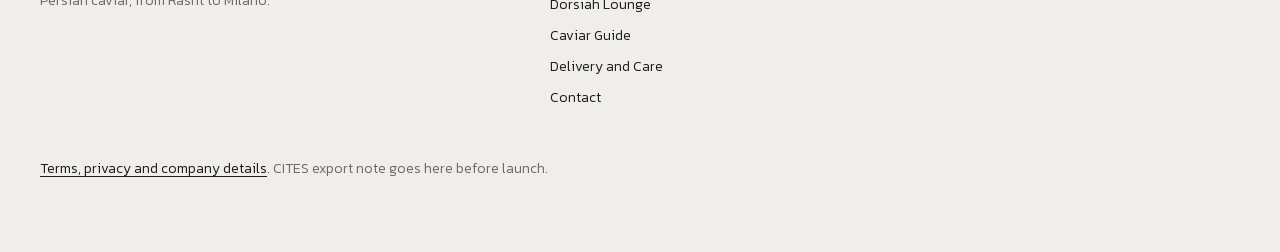
<file: shop.html>
<!doctype html>
<html lang="en">
<head>
<meta charset="utf-8">
<meta name="robots" content="noindex,nofollow">
<meta name="viewport" content="width=device-width, initial-scale=1, viewport-fit=cover">
<title>Dorsiah Shop</title>
<meta name="description" content="The Dorsiah collection: four Persian caviars from Rasht, and the Gift Box.">
<link rel="stylesheet" href="tokens.css">
<link rel="stylesheet" href="site.css">
<link rel="stylesheet" href="bag.css">
<style>
/* Shop: the shared collection cards (tokens.css), plus the Gift Box with its photo */
.card-art.photo{overflow:hidden;border-radius:var(--r-shell) var(--r-shell) 0 0}
.card-art.photo img{width:100%;height:100%;object-fit:cover;display:block;transition:transform .9s cubic-bezier(.2,.7,.2,1)}
.card.gift:hover .card-art.photo img{transform:scale(1.05)}
/* the fifth card sits alone on its row: centred, one card wide (Drew rule: an odd last card goes in the middle) */
.card.gift{grid-column:1 / -1;justify-self:center;width:calc((100% - 72px) / 4)}
@media (max-width:900px){.card.gift{width:calc((100% - 12px) / 2)}}
</style>
</head>
<body>
<div id="site-head"></div>
<main class="page gutter">
  <div class="wrap">
    <div class="page-head">
      <h1>The collection</h1>
      <p>Four Persian caviars from Rasht, and the Gift Box. Choose one to see its sizes.</p>
    </div>
    <div class="cards" id="grid"></div>
    <p class="todo">Prices, tasting notes and confirmed species names come from the client before launch.</p>
  </div>
</main>
<div id="site-foot"></div>
<script src="data.js"></script>
<script>
(function(){
  var g=document.getElementById('grid');
  g.innerHTML=window.DORSIA_CAVIARS.map(window.dorsiaCard).join('')+'<a class="card gift" href="index.html#gifts"><div class="card-art photo"><img src="media/box-pour-end.jpg" alt="Dorsiah caviar poured from an open jar onto ivory satin" loading="lazy"></div><b class="card-name">The Gift Box</b><span class="card-line">Four caviars, Compact or Extended</span><span class="card-price">4 &times; 10 g or 4 &times; 20 g</span></a>';
})();
</script>
<script src="shell.js"></script>
<script src="menu.js"></script>
<script src="bag.js"></script>
<script src="motion.js"></script>
</body>
</html>
</file>
<file: tokens.css>
/* Kanit, self-hosted (26 Oct, GDPR: no request to Google). Latin set only, SIL Open Font License 1.1, see fonts/OFL.txt */
@font-face{font-family:"Kanit";font-style:normal;font-weight:200;font-display:swap;src:url(fonts/kanit-200.woff2) format("woff2")}
@font-face{font-family:"Kanit";font-style:normal;font-weight:300;font-display:swap;src:url(fonts/kanit-300.woff2) format("woff2")}
@font-face{font-family:"Kanit";font-style:normal;font-weight:400;font-display:swap;src:url(fonts/kanit-400.woff2) format("woff2")}
/* Dorsiah design tokens, locked by /taste on 19 Oct 2026. Every component links this file. */
:root{
  --ivory:#FAFAF7; --offwhite:#F4F3EF; --bar:#FAFAF7; --white:#F4F3EF; --sand:#EFEEEA; --brown:#1E1C19; --stone:#D6D4CE;
  --muted:#6F6A62;
  /* Round 14 C7 (Drew 23 Oct): palette A "Gallery white", near Volzhenka: cool off-white page, soft grey cards, near-black text, gold only on the lid and fine details */
  /* Drew 21 Oct: about 20% white (--white), the rest palette, Deep Brown only for text and buttons, never a section background. --bar is the nav colour */
  --gold:#8A6828;
  --display:"Kanit","Helvetica Neue",Arial,sans-serif;
  --w-display:200; /* Kanit Extra Light for headings and the wordmark (Drew 23 Oct). Font swap = change --display, --body and this. */
  --body:"Kanit","Helvetica Neue",Arial,sans-serif;
  --r-shell:10px; --r-inner:5px;
  --s1:4px; --s2:8px; --s3:12px; --s4:16px; --s5:24px; --s6:32px; --s7:48px; --s8:72px; --s9:112px;
  --max:1200px;
  /* type scale (brand pass 19 Oct): 7 sizes only. The wordmark DORSIAH lives in the menu, on the lid and in the footer, never as a headline */
  --t-label:12px; --t-small:14px; --t-body:17px; --t-card:22px; --t-lead:28px;
  --t-section:clamp(30px,4vw,44px); --t-page:clamp(40px,6vw,64px);
  /* collection identifiers, client deck slide 4: dots and lid bands only */
  --c-beluga-royal:#B99545; --c-sevruga:#9DA3A8; --c-oscietra:#292722; --c-baerii:#286A8A;
  color-scheme:light;
}
*{box-sizing:border-box}
body{margin:0;background:var(--ivory);color:var(--brown);font-family:var(--body);font-weight:300;font-size:var(--t-body);line-height:1.65}
.gutter{padding-left:max(22px,env(safe-area-inset-left,0px));padding-right:max(22px,env(safe-area-inset-right,0px))}
.eyebrow{font-size:var(--t-label);letter-spacing:.2em;text-transform:uppercase;color:var(--muted);font-weight:400}
.btn{display:inline-flex;align-items:center;justify-content:center;font:inherit;font-size:var(--t-label);font-weight:400;letter-spacing:.16em;text-transform:uppercase;text-decoration:none;
  padding:14px 24px;border-radius:var(--r-inner);border:1px solid var(--brown);background:var(--brown);color:var(--ivory);cursor:pointer;transition:background .2s,color .2s,border-color .2s}
.btn:hover{background:#0F0E0C;border-color:#0F0E0C}
.btn:active{transform:scale(.97);transition:transform 100ms ease-out}
.btn.secondary{background:transparent;color:var(--brown);border-color:var(--stone)}
.btn.secondary:hover{border-color:var(--brown);background:color-mix(in srgb,var(--brown) 4%,transparent)}
.btn:focus-visible,a:focus-visible,button:focus-visible{outline:2px solid var(--gold);outline-offset:3px}
@media (prefers-reduced-motion:reduce){*{transition:none!important;animation:none!important}}

/* ---- Shared across every page (home included) ---- */
/* Nav bar: warm off-white from the palette (Drew 20 Oct night), fading out at the bottom */
/* Drew 24 Oct: the bar at 70%, and the fade starts near the middle and eases out to clear, no band (the blur behind fades the same way) */
.sitebar{background:linear-gradient(to bottom,color-mix(in srgb,var(--bar) 70%,transparent) 0%,color-mix(in srgb,var(--bar) 70%,transparent) 45%,color-mix(in srgb,var(--bar) 59%,transparent) 56%,color-mix(in srgb,var(--bar) 45%,transparent) 66%,color-mix(in srgb,var(--bar) 30%,transparent) 76%,color-mix(in srgb,var(--bar) 16%,transparent) 86%,color-mix(in srgb,var(--bar) 6%,transparent) 94%,color-mix(in srgb,var(--bar) 0%,transparent) 100%)!important}
@media (prefers-reduced-transparency:reduce){.sitebar{background:var(--bar)!important}}

/* Footer: sand, fading in from the ivory page above (Drew 21 Oct: no brown section backgrounds) */
.foot{background:linear-gradient(in oklab to bottom,var(--ivory) 0,var(--sand) 160px)!important;padding-top:160px!important}

/* Delivery strip: one quiet line above the menu, every page */
.strip{margin:0;padding-top:10px;text-align:center;font-size:11px;letter-spacing:.22em;text-transform:uppercase;color:var(--muted)}
.strip + .sitebar-in .nav{padding-top:14px}

/* Motion (motion.js): things rise into place as they reach the screen, pictures unveil. Nothing is hidden unless motion.js runs and motion is allowed. */
/* opacity only on body: a transform there would trap the fixed menu bar and the bag drawer inside the page */
html.mo body{animation:page-in .7s ease-out}
@keyframes page-in{from{opacity:0}}
html.mo main{animation:page-rise .9s cubic-bezier(.2,.7,.2,1)}
@keyframes page-rise{from{transform:translateY(14px)}}
html.mo.leaving body{opacity:0;transition:opacity .22s ease-in}
html.mo-init [data-reveal],html.mo-init [data-reveal] img,html.mo-init img[data-reveal],html.mo-init [data-slide]{transition:none!important}
html.mo [data-reveal]{opacity:0;transform:translateY(28px);transition:opacity .9s cubic-bezier(.2,.7,.2,1) var(--rd,0s),transform 1.1s cubic-bezier(.2,.7,.2,1) var(--rd,0s)}
html.mo [data-reveal].in{opacity:1;transform:none}
html.mo [data-reveal] img,html.mo img[data-reveal]{clip-path:inset(16% 0 0 0);transform:scale(1.08);transition:opacity .9s ease var(--rd,0s),clip-path 1.3s cubic-bezier(.2,.7,.2,1) var(--rd,0s),transform 1.8s cubic-bezier(.2,.7,.2,1) var(--rd,0s)}
html.mo [data-reveal].in img,html.mo img[data-reveal].in{clip-path:inset(0 0 0 0);transform:none}
/* pictures lift a little under the pointer */
figure img{transition:transform .9s cubic-bezier(.2,.7,.2,1)}
@media (hover:hover){figure:hover img,html.mo figure[data-reveal].in:hover img{transform:scale(1.03)}}

/* Menu (menu.js, round 14): Saray's 2-line hamburger, every width. Panel drops under the bar on the left. */
.menu-li{display:list-item}
.menu-toggle{display:flex;flex-direction:column;justify-content:center;gap:5px;width:22px;height:16px;padding:0;border:0;background:none;cursor:pointer;color:inherit}
.menu-toggle span{display:block;width:100%;height:1.5px;background:currentColor;transition:transform .25s,opacity .25s}
.menu-open .menu-toggle span:nth-child(1){transform:translateY(3.25px) rotate(45deg)}
.menu-open .menu-toggle span:nth-child(2){transform:translateY(-3.25px) rotate(-45deg)}
.menu-toggle:focus-visible,.menu-sub:focus-visible{outline:2px solid var(--gold);outline-offset:3px}
/* Drew 2 Nov: the open menu is the bar growing downward. The panel stays out of the page flow (no layout jump on sticky pages) and carries the bar's own surface: 70% ivory + 14px blur, held down through the last item, then the same eased fade to clear over --bar-fade at the very bottom. The bar's own surface is switched off while open so the two never stack. The surface starts 300px above the panel so it covers the bar row, off-screen overflow is invisible */
.menu-panel{--bar-fade:72px;position:absolute;left:0;right:0;top:calc(100% - 24px);display:flex;flex-direction:column;align-items:flex-start;padding:8px max(22px,calc((100% - var(--max)) / 2)) var(--bar-fade)}
.sitebar.menu-open{background:none!important}
.sitebar.menu-open::before{display:none}
.menu-panel::before,.menu-panel::after{content:"";position:absolute;z-index:-1;left:0;right:0;top:-300px;bottom:0;pointer-events:none}
.menu-panel::before{background:linear-gradient(to bottom,color-mix(in srgb,var(--bar) 70%,transparent) 0%,color-mix(in srgb,var(--bar) 70%,transparent) calc(100% - var(--bar-fade)),color-mix(in srgb,var(--bar) 59%,transparent) calc(100% - var(--bar-fade) * .8),color-mix(in srgb,var(--bar) 45%,transparent) calc(100% - var(--bar-fade) * .62),color-mix(in srgb,var(--bar) 30%,transparent) calc(100% - var(--bar-fade) * .44),color-mix(in srgb,var(--bar) 16%,transparent) calc(100% - var(--bar-fade) * .26),color-mix(in srgb,var(--bar) 6%,transparent) calc(100% - var(--bar-fade) * .11),color-mix(in srgb,var(--bar) 0%,transparent) 100%)}
@supports ((backdrop-filter:blur(1px)) or (-webkit-backdrop-filter:blur(1px))){
  .menu-panel::after{backdrop-filter:blur(14px) saturate(1.1);-webkit-backdrop-filter:blur(14px) saturate(1.1);-webkit-mask-image:linear-gradient(to bottom,#000 0%,#000 calc(100% - var(--bar-fade)),rgba(0,0,0,.84) calc(100% - var(--bar-fade) * .8),rgba(0,0,0,.64) calc(100% - var(--bar-fade) * .62),rgba(0,0,0,.43) calc(100% - var(--bar-fade) * .44),rgba(0,0,0,.23) calc(100% - var(--bar-fade) * .26),rgba(0,0,0,.08) calc(100% - var(--bar-fade) * .11),transparent 100%);mask-image:linear-gradient(to bottom,#000 0%,#000 calc(100% - var(--bar-fade)),rgba(0,0,0,.84) calc(100% - var(--bar-fade) * .8),rgba(0,0,0,.64) calc(100% - var(--bar-fade) * .62),rgba(0,0,0,.43) calc(100% - var(--bar-fade) * .44),rgba(0,0,0,.23) calc(100% - var(--bar-fade) * .26),rgba(0,0,0,.08) calc(100% - var(--bar-fade) * .11),transparent 100%)}
}
@media (prefers-reduced-transparency:reduce){.menu-panel::before{background:var(--bar)}.menu-panel::after{display:none}}
.menu-panel[hidden],.menu-boutique[hidden]{display:none}
.menu-panel a,.menu-sub{all:unset;cursor:pointer;font-family:var(--display);font-weight:var(--w-display);font-size:var(--t-card);line-height:1.2;padding:12px 0;color:var(--brown)}
.menu-sub::after{content:" +";color:var(--muted)}
.menu-sub[aria-expanded="true"]::after{content:" \2212"}
.menu-boutique{display:flex;flex-direction:column;padding-left:18px;border-left:1px solid var(--stone)}
.menu-boutique a{font-size:var(--t-body);padding:8px 0}
.menu-panel a[aria-current="page"]{color:var(--gold)}
.menu-panel .menu-lang{font-family:var(--body);font-size:var(--t-label);letter-spacing:.2em;padding-top:20px;color:var(--muted)}
@media (min-width:901px){.menu-panel .menu-lang{display:none}}

/* Hero buttons: one width */
.hero .ctas .btn{min-width:228px}
@media (max-width:900px){.hero .ctas{flex-direction:column;align-items:stretch}.hero .ctas .btn{min-width:0}}

/* Collection cards (round 14 C8, Volzhenka style). data.js dorsiaCard builds them; home #collection and shop use the same grid. */
.cards{display:grid;grid-template-columns:repeat(4,minmax(0,1fr));gap:24px}
.card{display:flex;flex-direction:column;align-items:center;text-align:center;gap:6px;padding:0 0 var(--s5);background:var(--sand);border-radius:var(--r-shell);color:var(--brown);text-decoration:none;min-width:0;transition:background .35s cubic-bezier(.2,.7,.2,1)}
.card-art{width:100%;aspect-ratio:6 / 5;display:flex;align-items:center;justify-content:center;margin-bottom:var(--s2)}
.card-art svg{width:58%;height:auto;filter:drop-shadow(0 12px 18px rgba(30,28,25,.2));transition:transform .5s cubic-bezier(.2,.7,.2,1)}
.card-name{font-family:var(--display);font-weight:var(--w-display);font-size:var(--t-card);line-height:1.25;padding-inline:var(--s3)}
.card-line{font-size:var(--t-small);color:var(--muted);padding-inline:var(--s3)}
.card-price{font-size:var(--t-label);letter-spacing:.16em;text-transform:uppercase;padding-top:var(--s2)}
@media (hover:hover){.card:hover{background:var(--stone)}.card:hover .card-art svg{transform:translateY(-4px) rotate(-4deg)}}
.card:focus-visible{outline:2px solid var(--gold);outline-offset:3px}
@media (max-width:900px){.cards{grid-template-columns:repeat(2,minmax(0,1fr));gap:12px}.card-name{font-size:18px}}

/* C15 phone QA (23 Oct): every tap target on a touch screen is at least 44 px tall. Small pills and inline links grow their hit area, not their look. */
@media (pointer:coarse){
  .editions button,.tabs button,.grain .gtabs button{min-height:44px}
  .crumb,.facts span a{display:inline-flex;align-items:center;min-height:44px}
}
</file>
<file: bag.css>
/* Component 3: the bag drawer. Slides in from the right on desktop, full width on a phone. Uses tokens.css. */
.bag-scrim{position:fixed;inset:0;background:rgba(26,16,12,.45);opacity:0;pointer-events:none;transition:opacity .3s;z-index:90}
.bag-scrim.open{opacity:1;pointer-events:auto}
.bag{position:fixed;top:0;right:0;bottom:0;width:min(440px,100%);background:var(--ivory);color:var(--brown);z-index:100;
  display:flex;flex-direction:column;transform:translateX(100%);transition:transform .35s cubic-bezier(.2,.7,.2,1);
  padding-top:env(safe-area-inset-top,0px);padding-bottom:env(safe-area-inset-bottom,0px);padding-right:env(safe-area-inset-right,0px);
  box-shadow:-24px 0 48px rgba(26,16,12,.18);border-radius:var(--r-shell) 0 0 var(--r-shell)}
.bag.open{transform:none}
.bag[hidden]{display:flex!important;visibility:hidden}
.bag.open[hidden]{visibility:visible}
.bag-head{display:flex;align-items:center;justify-content:space-between;gap:var(--s4);padding:var(--s5);border-bottom:1px solid var(--stone)}
.bag-head h2{font-family:var(--display);font-weight:var(--w-display);font-size:var(--t-card);line-height:1.2;margin:0}
.bag-close{font:inherit;font-size:var(--t-label);letter-spacing:.16em;text-transform:uppercase;background:transparent;border:1px solid var(--stone);border-radius:var(--r-inner);padding:8px 12px;color:var(--brown);cursor:pointer}
.bag-body{flex:1;overflow-y:auto;padding:0 var(--s5)}
.bag-items{list-style:none;margin:0;padding:0}
.bag-item{display:grid;grid-template-columns:64px minmax(0,1fr) auto;gap:var(--s4);align-items:center;padding-block:var(--s5);border-bottom:1px solid var(--stone)}
.bag-thumb{width:64px;height:64px;border-radius:50%;background:radial-gradient(circle at 40% 34%,#f6e8c0,#d8b46e 50%,#9a7638);box-shadow:0 0 0 4px var(--c),0 6px 12px rgba(30,28,25,.18)}
.bag-info{display:flex;flex-direction:column;gap:2px;min-width:0}
.bag-info b{font-family:var(--display);font-weight:var(--w-display);font-size:var(--t-card);line-height:1.3}
.bag-info span{font-size:var(--t-label);color:var(--muted)}
.bag-qty{display:inline-flex;align-items:center;border:1px solid var(--stone);border-radius:var(--r-inner);margin-top:var(--s2);align-self:flex-start}
.bag-qty button{font:inherit;width:32px;height:32px;background:transparent;border:0;color:var(--brown);cursor:pointer;font-size:var(--t-body)}
.bag-qty output{min-width:24px;text-align:center;font-size:var(--t-small);font-variant-numeric:tabular-nums}
.bag-side{display:flex;flex-direction:column;align-items:flex-end;gap:var(--s2);font-size:var(--t-small);font-variant-numeric:tabular-nums}
.bag-remove{font:inherit;font-size:var(--t-label);letter-spacing:.12em;text-transform:uppercase;background:none;border:0;padding:0;color:var(--muted);cursor:pointer;text-decoration:underline;text-underline-offset:3px}
.bag-gift{display:flex;flex-direction:column;gap:var(--s2);padding-block:var(--s5)}
.bag-gift label{display:flex;align-items:center;gap:var(--s3);font-size:var(--t-small);cursor:pointer}
.bag-gift input[type=checkbox]{width:18px;height:18px;accent-color:var(--brown)}
.bag-gift textarea{font:inherit;font-size:var(--t-small);min-height:84px;padding:var(--s3);border:1px solid var(--stone);border-radius:var(--r-inner);background:var(--ivory);color:var(--brown);resize:vertical}
.bag-gift textarea:focus,.bag-gift input:focus-visible{outline:2px solid var(--gold);outline-offset:2px}
.bag-gift small{font-size:var(--t-label);color:var(--muted)}
.bag-empty{display:flex;flex-direction:column;align-items:flex-start;gap:var(--s4);padding-block:var(--s7)}
.bag-empty p{margin:0;color:var(--muted)}
.bag-foot{border-top:1px solid var(--stone);padding:var(--s5);display:flex;flex-direction:column;gap:var(--s3);background:var(--sand)}
.bag-row{display:flex;justify-content:space-between;gap:var(--s4);font-size:var(--t-small);font-variant-numeric:tabular-nums}
.bag-row.total{font-size:var(--t-body);font-weight:400}
.bag-cold{font-size:var(--t-label);color:var(--muted);margin:0}
.bag-foot .btn{width:100%}
.bag-foot .btn[aria-disabled="true"]{opacity:.55;cursor:not-allowed}
.bag-host{font-size:var(--t-small);text-align:center;color:var(--brown)}
.bag-host a{color:inherit;text-underline-offset:3px}
html.bag-lock,html.bag-lock body{overflow:hidden}
@media (max-width:600px){.bag{border-radius:0}}

/* real lid / caviar photo in the bag (round 12) */
.bag-thumb.lid{background:none;box-shadow:none;filter:drop-shadow(0 6px 10px rgba(30,28,25,.22))}
.bag-thumb.lid svg{width:100%;height:100%;display:block}
.bag-thumb.photo{background:none;overflow:hidden;box-shadow:0 6px 12px rgba(30,28,25,.18)}
.bag-thumb.photo img{width:100%;height:100%;object-fit:cover;display:block}
</file>
<file: site.css>
/* Shared styles for the inner pages. Same tokens, bar, footer and type scale as the home page. */
html{scroll-behavior:smooth}
@media (prefers-reduced-motion:reduce){html{scroll-behavior:auto}}
a{color:inherit}

/* Menu bar: off-white, sticky, blur and colour fade out at the bottom */
.sitebar{position:sticky;top:0;z-index:50;padding-top:env(safe-area-inset-top,0px);color:var(--brown);
  background:linear-gradient(to bottom,var(--offwhite) 0%,var(--offwhite) 62%,color-mix(in srgb,var(--offwhite) 0%,transparent) 100%)}
.sitebar-in{max-width:var(--max);margin:0 auto;padding-bottom:28px}
@supports ((backdrop-filter:blur(1px)) or (-webkit-backdrop-filter:blur(1px))){
  .sitebar::before{content:"";position:absolute;inset:0;z-index:-1;backdrop-filter:blur(14px) saturate(1.1);-webkit-backdrop-filter:blur(14px) saturate(1.1);
    -webkit-mask-image:linear-gradient(to bottom,#000 0%,#000 45%,rgba(0,0,0,.84) 56%,rgba(0,0,0,.64) 66%,rgba(0,0,0,.43) 76%,rgba(0,0,0,.23) 86%,rgba(0,0,0,.08) 94%,transparent 100%);mask-image:linear-gradient(to bottom,#000 0%,#000 45%,rgba(0,0,0,.84) 56%,rgba(0,0,0,.64) 66%,rgba(0,0,0,.43) 76%,rgba(0,0,0,.23) 86%,rgba(0,0,0,.08) 94%,transparent 100%)}
}
@media (prefers-reduced-transparency:reduce){.sitebar::before{display:none!important}.sitebar{background:var(--offwhite)}}
.nav{display:grid;grid-template-columns:1fr auto 1fr;align-items:center;gap:24px;padding-block:24px}
.nav ul{list-style:none;margin:0;padding:0;display:flex;gap:24px;font-size:var(--t-label);letter-spacing:.2em;text-transform:uppercase}
.nav ul.r{justify-content:flex-end}
.nav a{color:inherit;text-decoration:none}
.nav a[aria-current="page"]{color:var(--gold)}
.nav .mark{font-family:var(--display);font-weight:var(--w-display);font-size:var(--t-card);letter-spacing:.3em;padding-left:.3em;justify-self:center}
@media (max-width:900px){.nav ul.r li.lang{display:none}}

/* Page head: title and one line, generous air above */
.page{padding-block:var(--s8) var(--s9)}
.page .wrap{max-width:var(--max);margin:0 auto;display:flex;flex-direction:column;gap:var(--s7)}
.page-head{display:flex;flex-direction:column;gap:var(--s4);max-width:720px}
.page-head h1{font-family:var(--display);font-weight:var(--w-display);font-size:var(--t-page);line-height:1.08;letter-spacing:-.01em;margin:0;text-wrap:balance}
.page-head p{margin:0;color:var(--muted);max-width:56ch}
h2.sec{font-family:var(--display);font-weight:var(--w-display);font-size:var(--t-section);line-height:1.15;letter-spacing:-.01em;margin:0;text-wrap:balance}
h3.sub{font-family:var(--display);font-weight:var(--w-display);font-size:var(--t-card);line-height:1.25;margin:0}
.muted{color:var(--muted)}
.prose{display:flex;flex-direction:column;gap:var(--s4);max-width:68ch}
.prose p{margin:0}
.todo{font-size:var(--t-small);color:var(--muted);background:var(--sand);border-radius:var(--r-inner);padding:var(--s3) var(--s4);margin:0;max-width:68ch}

/* Footer, same as the home page */
.foot{padding-block:0 var(--s8);background:var(--sand)}
.foot-in{max-width:var(--max);margin:0 auto;display:grid;grid-template-columns:repeat(12,minmax(0,1fr));gap:var(--s5) 24px;border-top:1px solid var(--stone);padding-top:var(--s7)}
.foot-brand{grid-column:1 / span 4;display:flex;flex-direction:column;gap:var(--s3)}
.foot-mark{font-family:var(--display);font-weight:var(--w-display);font-size:var(--t-lead);letter-spacing:.3em}
.foot-line{margin:0;font-size:var(--t-small);color:var(--muted)}
.foot-links{grid-column:6 / span 3;display:flex;flex-direction:column;gap:var(--s2)}
.foot-links a{color:var(--brown);text-decoration:none;font-size:var(--t-small);width:max-content;background:linear-gradient(currentColor,currentColor) 0 100%/0 1px no-repeat;transition:background-size .35s cubic-bezier(.2,.7,.2,1)}
.foot-links a:hover,.foot-links a[aria-current="page"]{background-size:100% 1px}
.foot-contact{grid-column:10 / span 3;display:flex;flex-direction:column;gap:var(--s2)}
.foot-contact p,.foot-legal{margin:0;font-size:var(--t-small);color:var(--muted)}
.foot-legal{grid-column:1 / -1;padding-top:var(--s5)}
.foot-legal a{color:var(--brown);text-underline-offset:3px}
@media (max-width:900px){.foot-brand,.foot-links,.foot-contact{grid-column:1 / -1}.page{padding-block:var(--s7) var(--s8)}}

/* Forms (contact) */
.form{background:var(--sand);border-radius:var(--r-shell);padding:var(--s5);display:grid;grid-template-columns:repeat(2,minmax(0,1fr));gap:var(--s4);max-width:720px}
.form .f{display:flex;flex-direction:column;gap:var(--s1);min-width:0}
.form .f.wide,.form .send{grid-column:1 / -1}
.form label{font-size:var(--t-label);letter-spacing:.16em;text-transform:uppercase;color:var(--muted)}
.form input,.form select,.form textarea{font:inherit;font-size:var(--t-small);color:var(--brown);background:var(--ivory);border:1px solid var(--stone);border-radius:var(--r-inner);padding:10px 12px;width:100%;min-width:0}
.form textarea{min-height:96px;resize:vertical}
.form input:focus,.form select:focus,.form textarea:focus{outline:2px solid var(--gold);outline-offset:1px}
.form .send{display:flex;flex-wrap:wrap;align-items:center;gap:var(--s4)}
.form .msg{margin:0;font-size:var(--t-small);color:var(--muted)}
.form .msg.ok{color:var(--brown)}
@media (max-width:600px){.form{grid-template-columns:1fr}}
</file>
